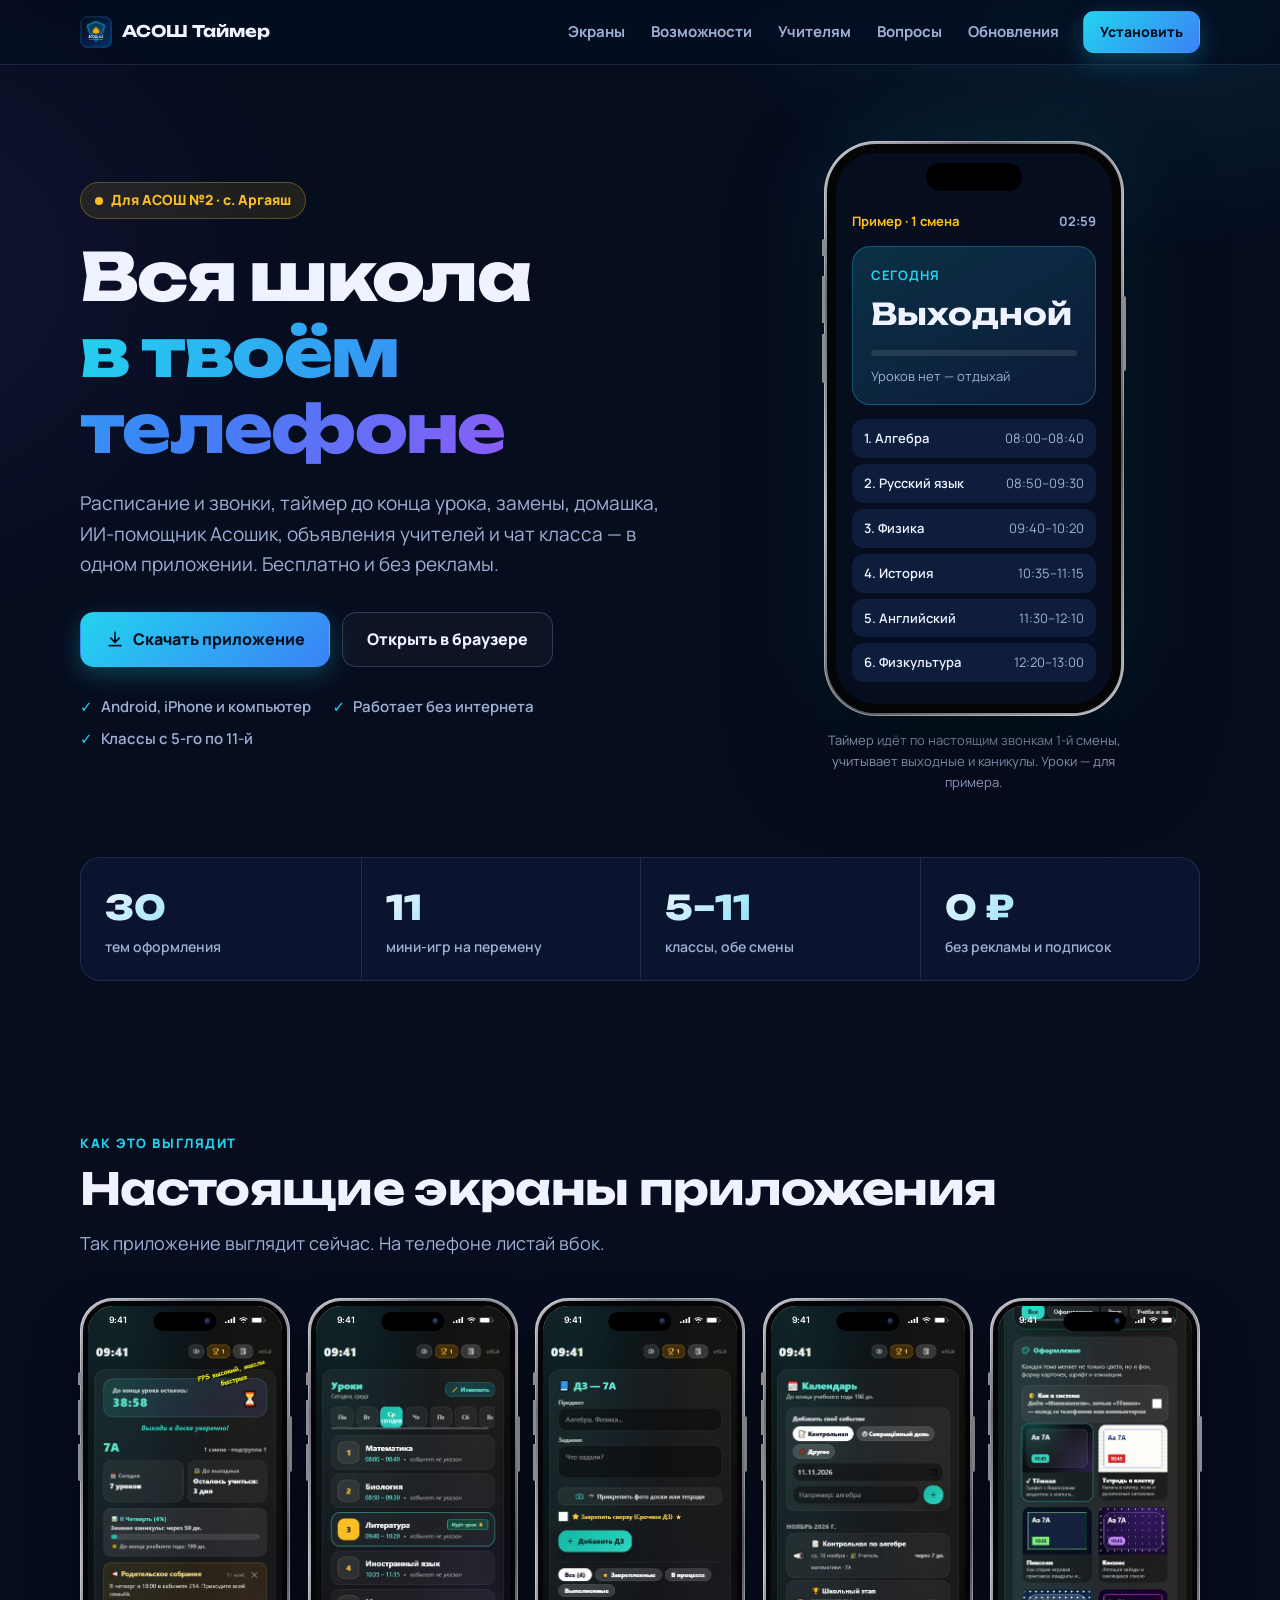
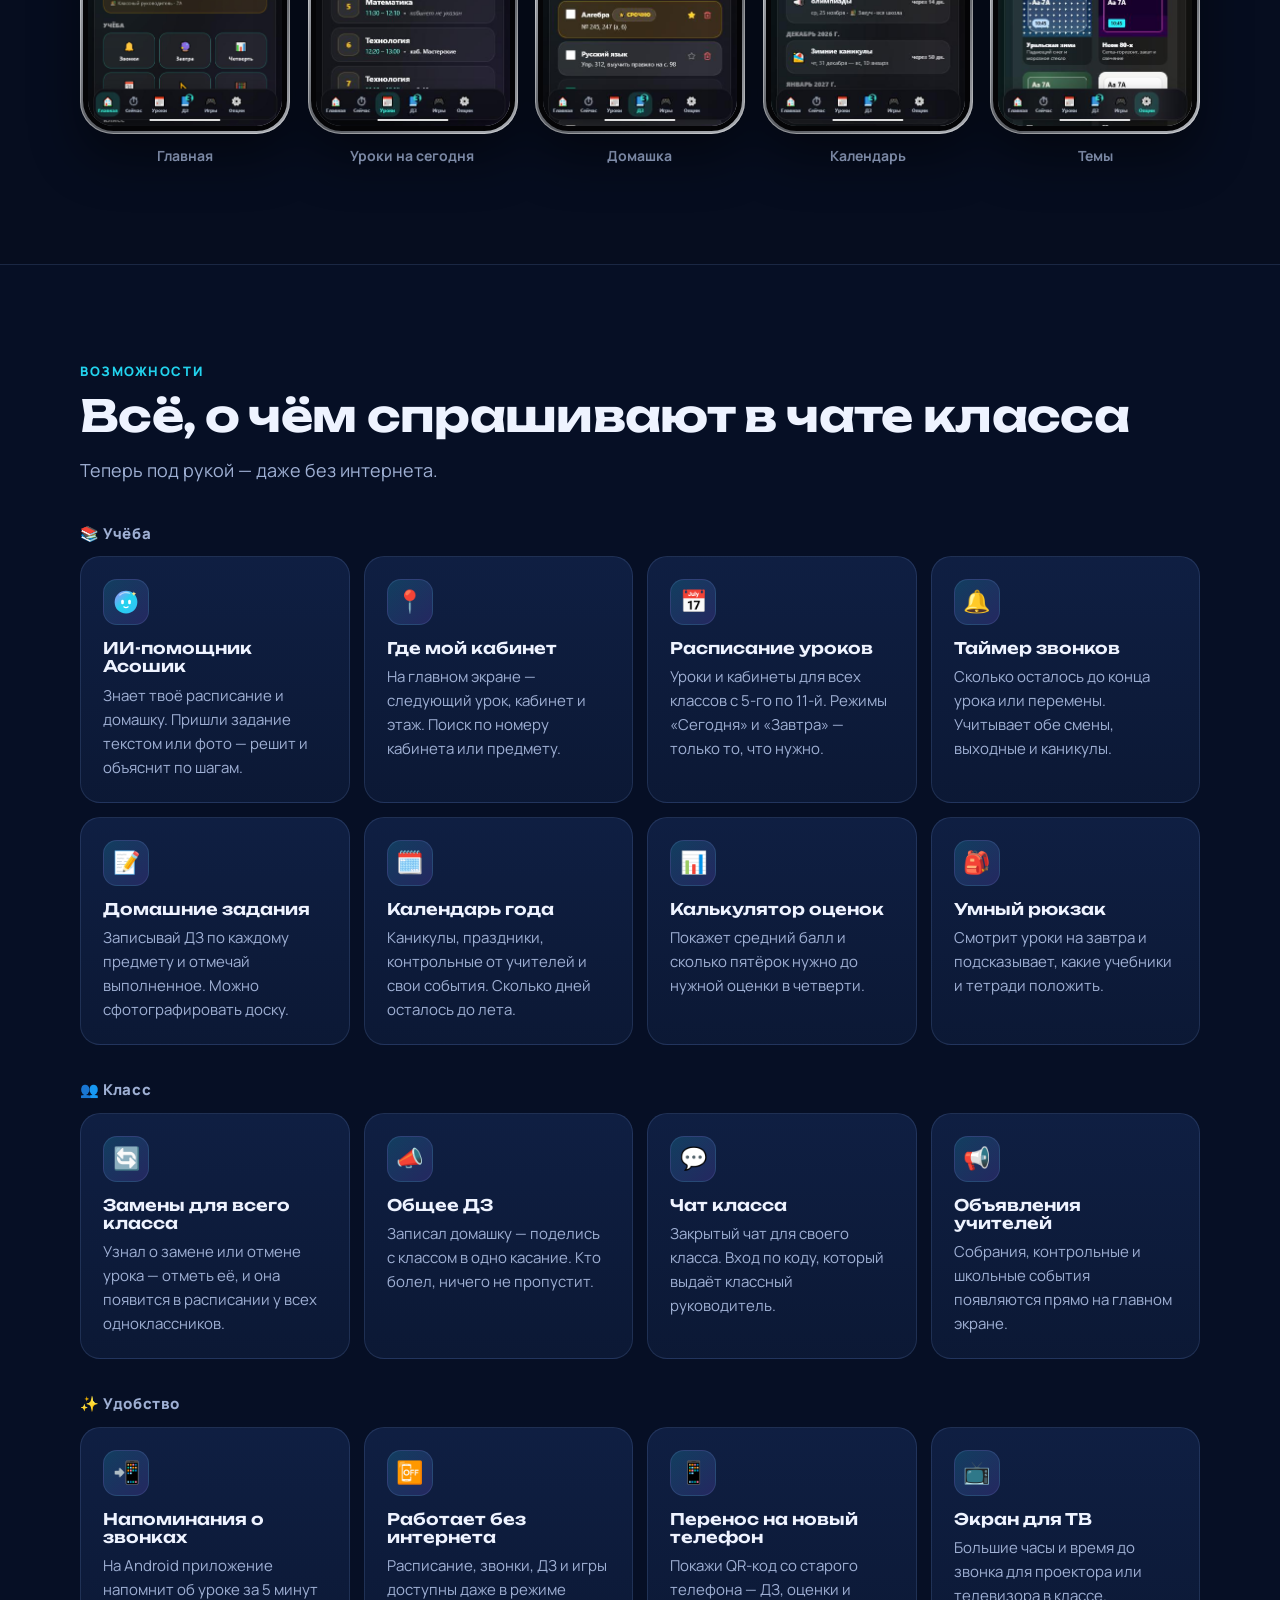
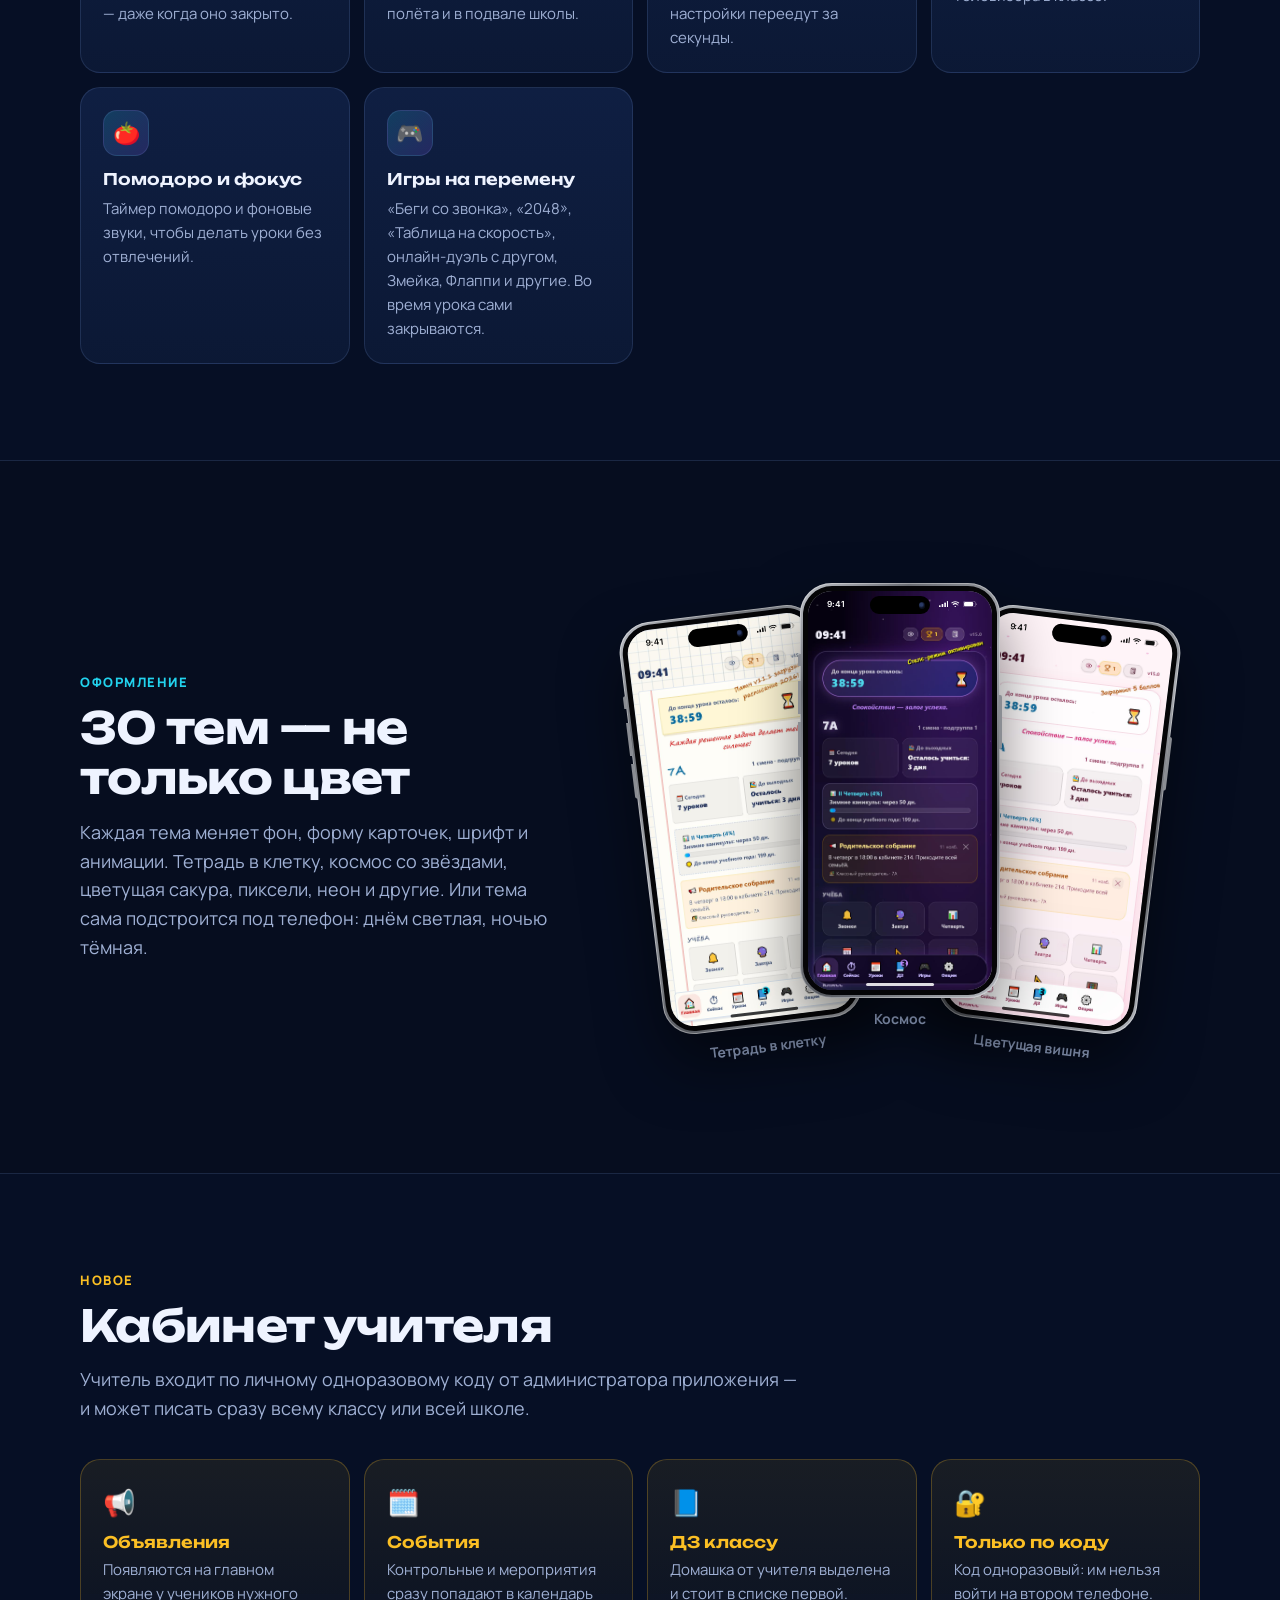
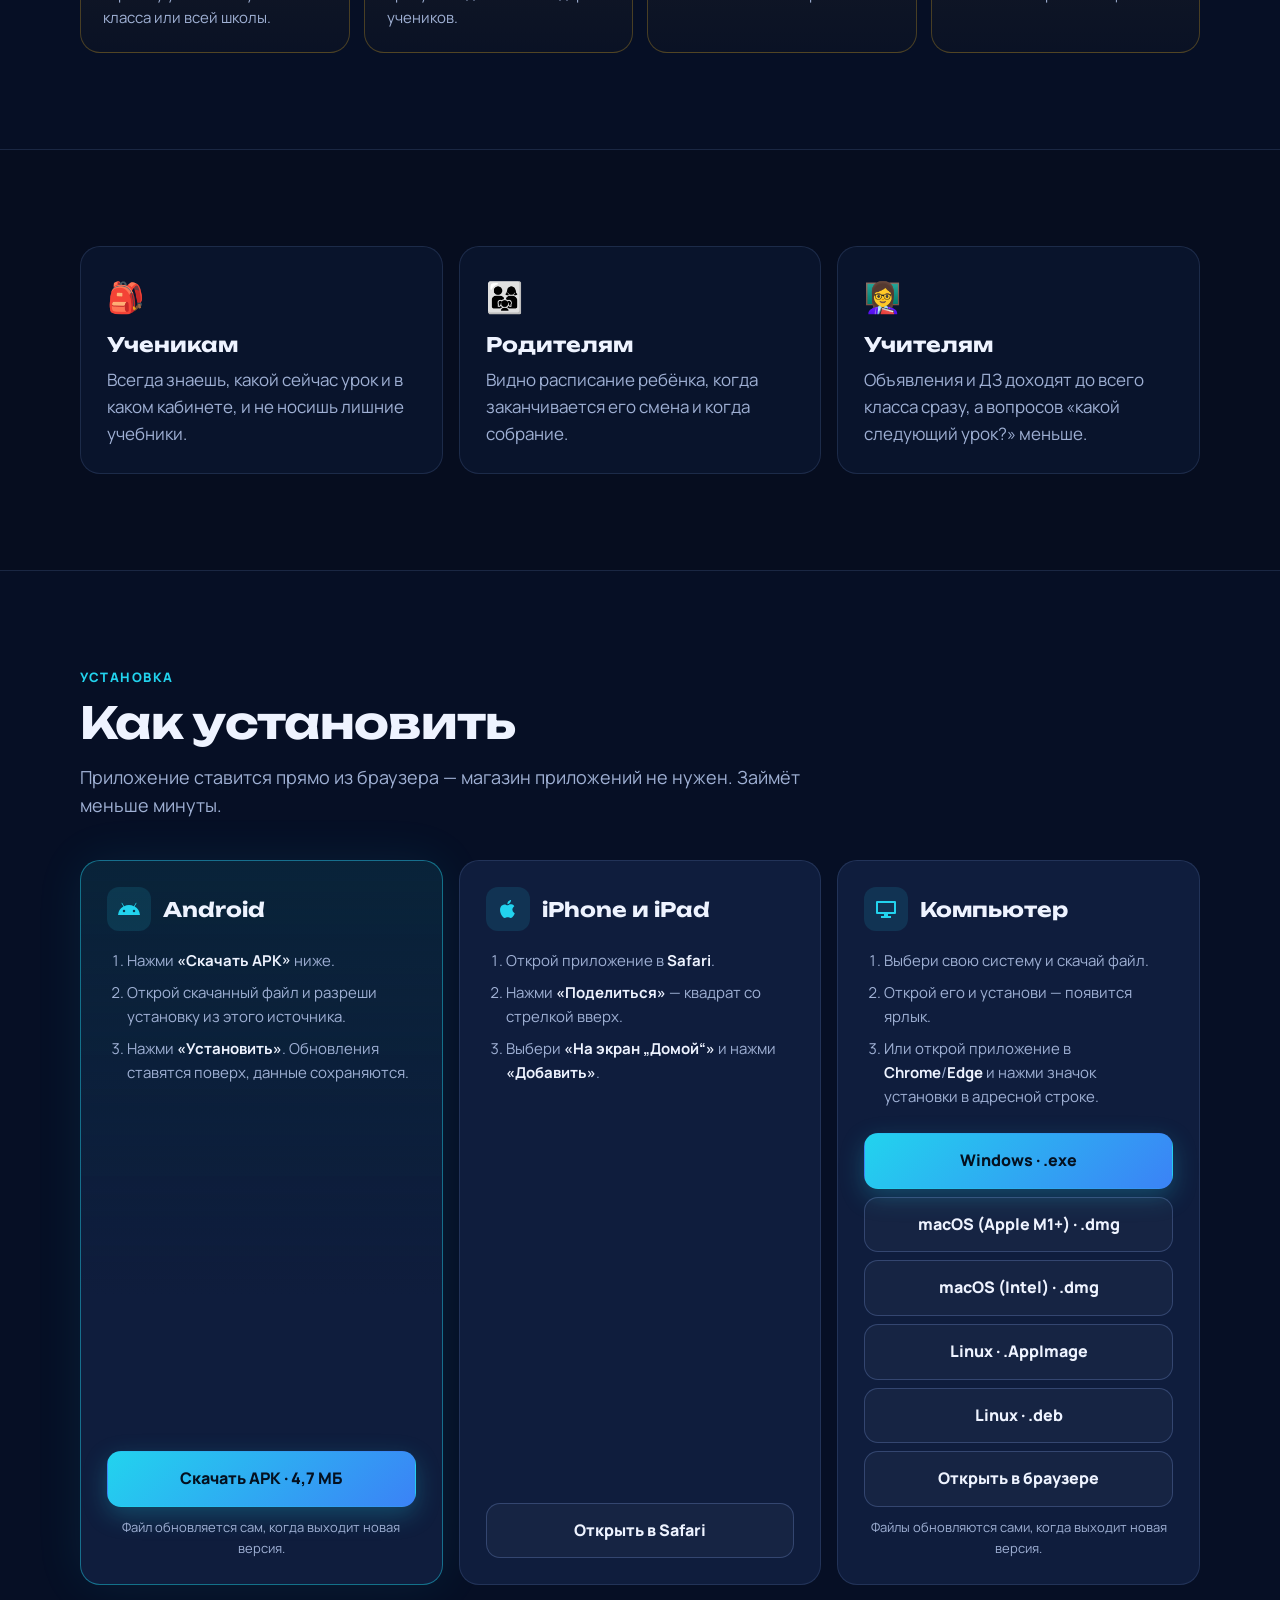
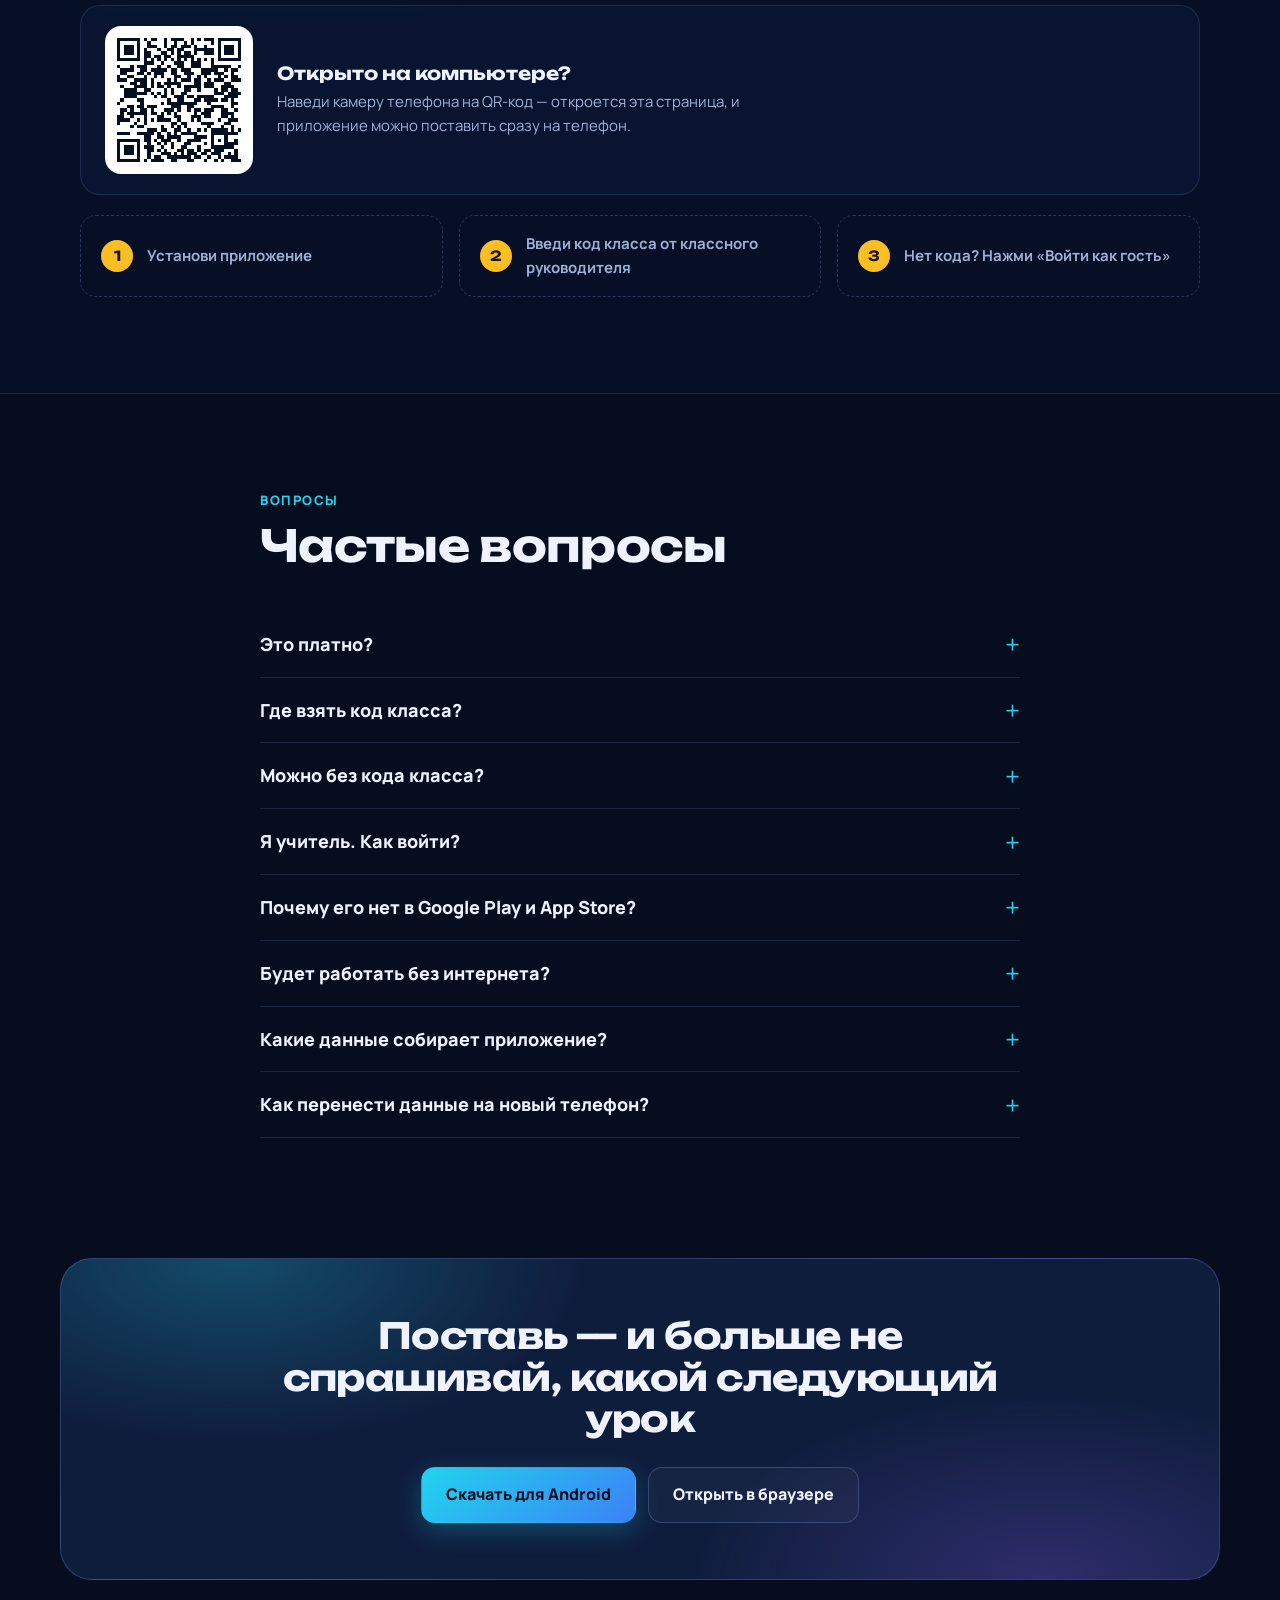
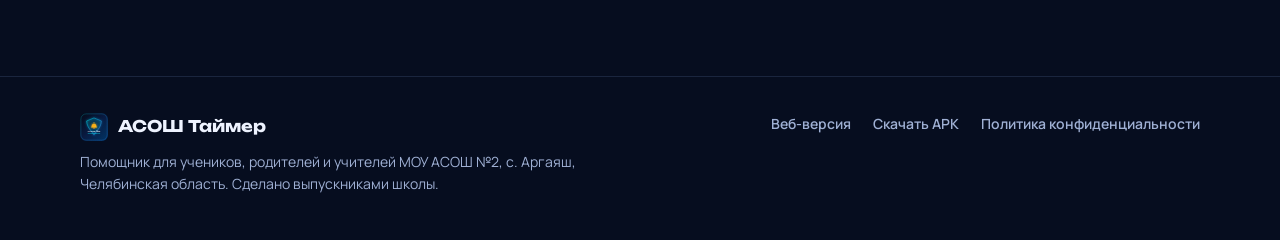
<file: index.html>
<!doctype html>
<html lang="ru">
<head>
  <meta charset="UTF-8" />
  <meta name="viewport" content="width=device-width, initial-scale=1.0" />
  <title>АСОШ Таймер — расписание и звонки АСОШ №2, с. Аргаяш</title>
  <meta name="description" content="АСОШ Таймер — бесплатное приложение для учеников и учителей МОУ АСОШ №2 (с. Аргаяш): расписание уроков и звонков, таймер до конца урока, замены, домашние задания, объявления учителей и чат класса. Android, iPhone и компьютер, работает без интернета." />
  <meta name="keywords" content="АСОШ Таймер, АСОШ №2, Аргаяшская СОШ 2, Аргаяш школа, расписание звонков, расписание уроков, школьный дневник" />
  <link rel="canonical" href="https://kafeevbogdan347-ui.github.io/asosh-timer-site/" />
  <!-- Подтверждение прав в Яндекс Вебмастере и Google Search Console: сюда вставить мета-теги из их кабинетов -->
  <meta property="og:title" content="АСОШ Таймер — расписание и звонки АСОШ №2" />
  <meta property="og:description" content="Расписание, звонки, замены, домашка, объявления учителей и чат класса — всё в одном бесплатном приложении для АСОШ №2, с. Аргаяш." />
  <meta property="og:type" content="website" />
  <meta property="og:url" content="https://kafeevbogdan347-ui.github.io/asosh-timer-site/" />
  <meta property="og:image" content="https://kafeevbogdan347-ui.github.io/asosh-timer-site/img/screen-main.jpg" />
  <meta property="og:site_name" content="АСОШ Таймер" />
  <meta property="og:locale" content="ru_RU" />
  <script type="application/ld+json">
  {
    "@context": "https://schema.org",
    "@type": "SoftwareApplication",
    "name": "АСОШ Таймер",
    "alternateName": ["АСОШ №2 Таймер", "Умный дневник АСОШ №2"],
    "description": "Расписание уроков и звонков, таймер до конца урока, замены, домашние задания, ИИ-помощник Асошик, объявления учителей и чат класса для МОУ АСОШ №2, с. Аргаяш.",
    "url": "https://kafeevbogdan347-ui.github.io/asosh-timer-site/",
    "applicationCategory": "EducationalApplication",
    "operatingSystem": "Android, iOS, Windows, macOS",
    "inLanguage": "ru",
    "offers": { "@type": "Offer", "price": "0", "priceCurrency": "RUB" },
    "downloadUrl": "https://github.com/kafeevbogdan347-ui/asosh-timer/releases/download/apk-latest/asosh-timer.apk",
    "installUrl": "https://kafeevbogdan347-ui.github.io/asosh-timer/"
  }
  </script>
  <script>document.documentElement.classList.add('js');</script>
  <meta name="theme-color" content="#060d1f" />
  <link rel="icon" type="image/svg+xml" href="icon.svg" />
  <link rel="preconnect" href="https://fonts.googleapis.com" />
  <link rel="preconnect" href="https://fonts.gstatic.com" crossorigin />
  <link href="https://fonts.googleapis.com/css2?family=Inter:wght@600&family=Manrope:wght@400;500;600;700;800&family=Unbounded:wght@600;700;800&display=swap" rel="stylesheet" />
  <link rel="stylesheet" href="style.css" />
</head>
<body>
  <div class="bg-glow" aria-hidden="true"></div>

  <header class="nav">
    <div class="wrap nav-inner">
      <a class="brand" href="#top">
        <img src="icon.svg" alt="" width="32" height="32" />
        <span>АСОШ Таймер</span>
      </a>
      <nav class="nav-links" aria-label="Разделы">
        <a href="#screens">Экраны</a>
        <a href="#features">Возможности</a>
        <a href="#teachers">Учителям</a>
        <a href="#faq">Вопросы</a>
        <a href="updates/">Обновления</a>
      </nav>
      <a class="btn btn-small" href="#download">Установить</a>
    </div>
  </header>

  <main id="top">
    <!-- Hero -->
    <section class="hero">
      <div class="wrap hero-inner">
        <div class="hero-text">
          <p class="eyebrow"><span class="dot"></span>Для АСОШ №2 · с. Аргаяш</p>
          <h1>Вся школа <span class="accent">в&nbsp;твоём телефоне</span></h1>
          <p class="lead">
            Расписание и звонки, таймер до конца урока, замены, домашка,
            ИИ-помощник Асошик, объявления учителей и чат класса — в одном приложении.
            Бесплатно и без рекламы.
          </p>
          <div class="hero-cta">
            <a class="btn" href="#download">
              <svg viewBox="0 0 24 24" width="20" height="20" aria-hidden="true"><path fill="currentColor" d="M12 3a1 1 0 0 1 1 1v9.59l3.3-3.3a1 1 0 1 1 1.4 1.42l-5 5a1 1 0 0 1-1.4 0l-5-5a1 1 0 1 1 1.4-1.42l3.3 3.3V4a1 1 0 0 1 1-1zM5 19h14a1 1 0 1 1 0 2H5a1 1 0 1 1 0-2z"/></svg>
              Скачать приложение
            </a>
            <a class="btn btn-ghost" data-link="app" href="#download">Открыть в браузере</a>
          </div>
          <ul class="hero-points">
            <li>Android, iPhone и компьютер</li>
            <li>Работает без интернета</li>
            <li>Классы с 5-го по 11-й</li>
          </ul>
        </div>

        <!-- Телефон с живым таймером звонков -->
        <figure class="demo">
          <div class="phone" aria-label="Пример экрана приложения">
            <div class="phone-notch"></div>
            <div class="screen">
              <div class="screen-top">
                <span class="screen-class">Пример · 1 смена</span>
                <span class="screen-clock" id="demo-clock">--:--</span>
              </div>
              <div class="timer-card">
                <p class="timer-label" id="demo-label">До звонка</p>
                <p class="timer-value" id="demo-timer">--:--</p>
                <div class="timer-bar"><div class="timer-fill" id="demo-fill"></div></div>
                <p class="timer-sub" id="demo-sub">Загружаю расписание…</p>
              </div>
              <ul class="lessons" id="demo-lessons"></ul>
            </div>
          </div>
          <figcaption>Таймер идёт по настоящим звонкам 1-й смены, учитывает выходные и каникулы. Уроки — для примера.</figcaption>
        </figure>
      </div>

      <div class="wrap">
        <ul class="stats">
          <li><b>30</b><span>тем оформления</span></li>
          <li><b>11</b><span>мини-игр на перемену</span></li>
          <li><b>5–11</b><span>классы, обе смены</span></li>
          <li><b>0 ₽</b><span>без рекламы и подписок</span></li>
        </ul>
      </div>
    </section>

    <!-- Screenshots -->
    <section class="section" id="screens">
      <div class="wrap">
        <div class="section-head reveal">
          <p class="kicker">Как это выглядит</p>
          <h2>Настоящие экраны приложения</h2>
          <p class="section-lead">Так приложение выглядит сейчас. На телефоне листай вбок.</p>
        </div>
        <div class="shots reveal">
          <figure><div class="iphone"><img src="img/screen-main.jpg" alt="Главный экран: сколько осталось до конца урока и объявление классного руководителя" width="393" height="852" loading="lazy" /></div><figcaption>Главная</figcaption></figure>
          <figure><div class="iphone"><img src="img/screen-lessons.jpg" alt="Уроки на сегодня: текущий урок подсвечен" width="393" height="852" loading="lazy" /></div><figcaption>Уроки на сегодня</figcaption></figure>
          <figure><div class="iphone"><img src="img/screen-homework.jpg" alt="Домашние задания: срочное закреплено сверху" width="393" height="852" loading="lazy" /></div><figcaption>Домашка</figcaption></figure>
          <figure><div class="iphone"><img src="img/screen-calendar.jpg" alt="Календарь: контрольные от учителей и каникулы" width="393" height="852" loading="lazy" /></div><figcaption>Календарь</figcaption></figure>
          <figure><div class="iphone"><img src="img/screen-themes.jpg" alt="Выбор темы оформления с живыми превью" width="393" height="852" loading="lazy" /></div><figcaption>Темы</figcaption></figure>
        </div>
      </div>
    </section>

    <!-- Features -->
    <section class="section section-alt" id="features">
      <div class="wrap">
        <div class="section-head reveal">
          <p class="kicker">Возможности</p>
          <h2>Всё, о чём спрашивают в чате класса</h2>
          <p class="section-lead">Теперь под рукой — даже без интернета.</p>
        </div>

        <h3 class="group-title reveal">📚 Учёба</h3>
        <div class="features reveal">
          <article class="feature">
            <div class="feature-icon"><svg width="28" height="28" viewBox="0 0 64 64" aria-hidden="true"><defs><linearGradient id="asoshik-site-g" x1="0" y1="0" x2="1" y2="1"><stop offset="0" stop-color="#a78bfa"/><stop offset="0.5" stop-color="#22d3ee"/><stop offset="1" stop-color="#38bdf8"/></linearGradient></defs><path d="M32 6 C46 6 58 16 58 32 C58 47 47 58 32 58 C17 58 6 48 6 32 C6 17 18 6 32 6Z" fill="url(#asoshik-site-g)"/><path d="M18 16 C24 10 34 9 40 12" stroke="#fff" stroke-opacity="0.5" stroke-width="3" fill="none" stroke-linecap="round"/><rect x="21" y="27" width="6" height="10" rx="3" fill="#fff"/><rect x="37" y="27" width="6" height="10" rx="3" fill="#fff"/><path d="M27 43 q5 4 10 0" stroke="#fff" stroke-width="2.6" fill="none" stroke-linecap="round"/><path d="M50 8 l1.6 3.6 3.6 1.6 -3.6 1.6 -1.6 3.6 -1.6 -3.6 -3.6 -1.6 3.6 -1.6Z" fill="#fde68a"/></svg></div>
            <h3>ИИ-помощник Асошик</h3>
            <p>Знает твоё расписание и домашку. Пришли задание текстом или фото — решит и объяснит по шагам.</p>
          </article>
          <article class="feature">
            <div class="feature-icon">📍</div>
            <h3>Где мой кабинет</h3>
            <p>На главном экране — следующий урок, кабинет и этаж. Поиск по номеру кабинета или предмету.</p>
          </article>
          <article class="feature">
            <div class="feature-icon">📅</div>
            <h3>Расписание уроков</h3>
            <p>Уроки и кабинеты для всех классов с 5-го по 11-й. Режимы «Сегодня» и «Завтра» — только то, что нужно.</p>
          </article>
          <article class="feature">
            <div class="feature-icon">🔔</div>
            <h3>Таймер звонков</h3>
            <p>Сколько осталось до конца урока или перемены. Учитывает обе смены, выходные и каникулы.</p>
          </article>
          <article class="feature">
            <div class="feature-icon">📝</div>
            <h3>Домашние задания</h3>
            <p>Записывай ДЗ по каждому предмету и отмечай выполненное. Можно сфотографировать доску.</p>
          </article>
          <article class="feature">
            <div class="feature-icon">🗓️</div>
            <h3>Календарь года</h3>
            <p>Каникулы, праздники, контрольные от учителей и свои события. Сколько дней осталось до лета.</p>
          </article>
          <article class="feature">
            <div class="feature-icon">📊</div>
            <h3>Калькулятор оценок</h3>
            <p>Покажет средний балл и сколько пятёрок нужно до нужной оценки в четверти.</p>
          </article>
          <article class="feature">
            <div class="feature-icon">🎒</div>
            <h3>Умный рюкзак</h3>
            <p>Смотрит уроки на завтра и подсказывает, какие учебники и тетради положить.</p>
          </article>
        </div>

        <h3 class="group-title reveal">👥 Класс</h3>
        <div class="features reveal">
          <article class="feature">
            <div class="feature-icon">🔄</div>
            <h3>Замены для всего класса</h3>
            <p>Узнал о замене или отмене урока — отметь её, и она появится в расписании у всех одноклассников.</p>
          </article>
          <article class="feature">
            <div class="feature-icon">📣</div>
            <h3>Общее ДЗ</h3>
            <p>Записал домашку — поделись с классом в одно касание. Кто болел, ничего не пропустит.</p>
          </article>
          <article class="feature">
            <div class="feature-icon">💬</div>
            <h3>Чат класса</h3>
            <p>Закрытый чат для своего класса. Вход по коду, который выдаёт классный руководитель.</p>
          </article>
          <article class="feature">
            <div class="feature-icon">📢</div>
            <h3>Объявления учителей</h3>
            <p>Собрания, контрольные и школьные события появляются прямо на главном экране.</p>
          </article>
        </div>

        <h3 class="group-title reveal">✨ Удобство</h3>
        <div class="features reveal">
          <article class="feature">
            <div class="feature-icon">📲</div>
            <h3>Напоминания о звонках</h3>
            <p>На Android приложение напомнит об уроке за 5 минут — даже когда оно закрыто.</p>
          </article>
          <article class="feature">
            <div class="feature-icon">📴</div>
            <h3>Работает без интернета</h3>
            <p>Расписание, звонки, ДЗ и игры доступны даже в режиме полёта и в подвале школы.</p>
          </article>
          <article class="feature">
            <div class="feature-icon">📱</div>
            <h3>Перенос на новый телефон</h3>
            <p>Покажи QR-код со старого телефона — ДЗ, оценки и настройки переедут за секунды.</p>
          </article>
          <article class="feature">
            <div class="feature-icon">📺</div>
            <h3>Экран для ТВ</h3>
            <p>Большие часы и время до звонка для проектора или телевизора в классе.</p>
          </article>
          <article class="feature">
            <div class="feature-icon">🍅</div>
            <h3>Помодоро и фокус</h3>
            <p>Таймер помодоро и фоновые звуки, чтобы делать уроки без отвлечений.</p>
          </article>
          <article class="feature">
            <div class="feature-icon">🎮</div>
            <h3>Игры на перемену</h3>
            <p>«Беги со звонка», «2048», «Таблица на скорость», онлайн-дуэль с другом, Змейка, Флаппи и другие. Во время урока сами закрываются.</p>
          </article>
        </div>
      </div>
    </section>

    <!-- Themes -->
    <section class="section themes-section">
      <div class="wrap themes-inner">
        <div class="themes-text reveal">
          <p class="kicker">Оформление</p>
          <h2>30 тем — не только цвет</h2>
          <p class="section-lead">Каждая тема меняет фон, форму карточек, шрифт и анимации. Тетрадь в клетку, космос со звёздами, цветущая сакура, пиксели, неон и другие. Или тема сама подстроится под телефон: днём светлая, ночью тёмная.</p>
        </div>
        <div class="theme-phones reveal" aria-label="Примеры тем">
          <figure class="tp tp-left"><div class="iphone is-light"><img src="img/theme-notebook.jpg" alt="Тема «Тетрадь в клетку»" width="393" height="852" loading="lazy" /></div><figcaption>Тетрадь в клетку</figcaption></figure>
          <figure class="tp tp-mid"><div class="iphone"><img src="img/theme-space.jpg" alt="Тема «Космос»" width="393" height="852" loading="lazy" /></div><figcaption>Космос</figcaption></figure>
          <figure class="tp tp-right"><div class="iphone is-light"><img src="img/theme-blossom.jpg" alt="Тема «Цветущая вишня»" width="393" height="852" loading="lazy" /></div><figcaption>Цветущая вишня</figcaption></figure>
        </div>
      </div>
    </section>

    <!-- Teachers -->
    <section class="section section-alt" id="teachers">
      <div class="wrap teachers">
        <div class="reveal">
          <p class="kicker kicker-amber">Новое</p>
          <h2>Кабинет учителя</h2>
          <p class="section-lead">Учитель входит по личному одноразовому коду от администратора приложения — и может писать сразу всему классу или всей школе.</p>
        </div>
        <div class="teacher-grid reveal">
          <div class="tcard"><span>📢</span><h3>Объявления</h3><p>Появляются на главном экране у учеников нужного класса или всей школы.</p></div>
          <div class="tcard"><span>🗓️</span><h3>События</h3><p>Контрольные и мероприятия сразу попадают в календарь учеников.</p></div>
          <div class="tcard"><span>📘</span><h3>ДЗ классу</h3><p>Домашка от учителя выделена и стоит в списке первой.</p></div>
          <div class="tcard"><span>🔐</span><h3>Только по коду</h3><p>Код одноразовый: им нельзя войти на втором телефоне.</p></div>
        </div>
      </div>
    </section>

    <!-- Audience -->
    <section class="section">
      <div class="wrap audience reveal">
        <div class="aud">
          <span class="aud-icon">🎒</span>
          <h3>Ученикам</h3>
          <p>Всегда знаешь, какой сейчас урок и в каком кабинете, и не носишь лишние учебники.</p>
        </div>
        <div class="aud">
          <span class="aud-icon">👨‍👩‍👧</span>
          <h3>Родителям</h3>
          <p>Видно расписание ребёнка, когда заканчивается его смена и когда собрание.</p>
        </div>
        <div class="aud">
          <span class="aud-icon">👩‍🏫</span>
          <h3>Учителям</h3>
          <p>Объявления и ДЗ доходят до всего класса сразу, а вопросов «какой следующий урок?» меньше.</p>
        </div>
      </div>
    </section>

    <!-- Download -->
    <section class="section section-alt" id="download">
      <div class="wrap">
        <div class="section-head reveal">
          <p class="kicker">Установка</p>
          <h2>Как установить</h2>
          <p class="section-lead">Приложение ставится прямо из браузера — магазин приложений не нужен. Займёт меньше минуты.</p>
        </div>

        <div class="install reveal">
          <article class="platform platform-main">
            <div class="platform-head">
              <span class="platform-icon" aria-hidden="true">
                <svg viewBox="0 0 24 24" width="24" height="24"><path fill="currentColor" d="M17.6 9.48l1.84-3.18a.38.38 0 0 0-.66-.38l-1.86 3.22a11.5 11.5 0 0 0-9.84 0L5.22 5.92a.38.38 0 0 0-.66.38L6.4 9.48A10.8 10.8 0 0 0 1 18h22a10.8 10.8 0 0 0-5.4-8.52zM7 15.25a1.25 1.25 0 1 1 0-2.5 1.25 1.25 0 0 1 0 2.5zm10 0a1.25 1.25 0 1 1 0-2.5 1.25 1.25 0 0 1 0 2.5z"/></svg>
              </span>
              <h3>Android</h3>
            </div>
            <ol>
              <li>Нажми <b>«Скачать APK»</b> ниже.</li>
              <li>Открой скачанный файл и разреши установку из этого источника.</li>
              <li>Нажми <b>«Установить»</b>. Обновления ставятся поверх, данные сохраняются.</li>
            </ol>
            <a class="btn btn-block" data-link="apk" data-size data-soon="APK — скоро" href="#">Скачать APK · 4,7 МБ</a>
            <p class="dl-meta" id="apk-meta">Файл обновляется сам, когда выходит новая версия.</p>
          </article>

          <article class="platform">
            <div class="platform-head">
              <span class="platform-icon" aria-hidden="true">
                <svg viewBox="0 0 24 24" width="24" height="24"><path fill="currentColor" d="M16.37 12.6c-.02-2.3 1.88-3.4 1.96-3.46-1.07-1.56-2.73-1.77-3.32-1.8-1.41-.14-2.76.83-3.47.83-.72 0-1.82-.81-3-.79-1.54.02-2.96.9-3.75 2.27-1.6 2.78-.41 6.9 1.15 9.15.76 1.1 1.67 2.34 2.86 2.3 1.15-.05 1.58-.74 2.97-.74 1.38 0 1.77.74 2.98.72 1.24-.02 2.02-1.12 2.77-2.23.87-1.28 1.23-2.52 1.25-2.58-.03-.01-2.39-.92-2.4-3.67zM14.1 5.84c.63-.77 1.06-1.83.94-2.9-.91.04-2.02.61-2.67 1.37-.58.68-1.1 1.77-.96 2.81 1.02.08 2.06-.52 2.69-1.28z"/></svg>
              </span>
              <h3>iPhone и iPad</h3>
            </div>
            <ol>
              <li>Открой приложение в <b>Safari</b>.</li>
              <li>Нажми <b>«Поделиться»</b> — квадрат со стрелкой вверх.</li>
              <li>Выбери <b>«На экран „Домой“»</b> и нажми <b>«Добавить»</b>.</li>
            </ol>
            <a class="btn btn-block btn-ghost" data-link="app" data-soon="Ссылка скоро" href="#">Открыть в Safari</a>
          </article>

          <article class="platform">
            <div class="platform-head">
              <span class="platform-icon" aria-hidden="true">
                <svg viewBox="0 0 24 24" width="24" height="24"><path fill="currentColor" d="M3 4h18a1 1 0 0 1 1 1v11a1 1 0 0 1-1 1h-7v2h3v2H7v-2h3v-2H3a1 1 0 0 1-1-1V5a1 1 0 0 1 1-1zm1 2v9h16V6H4z"/></svg>
              </span>
              <h3>Компьютер</h3>
            </div>
            <ol>
              <li>Выбери свою систему и скачай файл.</li>
              <li>Открой его и установи — появится ярлык.</li>
              <li>Или открой приложение в <b>Chrome</b>/<b>Edge</b> и нажми значок установки в адресной строке.</li>
            </ol>
            <div class="desktop-dl">
              <a class="btn btn-block" data-link="win" data-soon="Windows — скоро" href="#">Windows · .exe</a>
              <a class="btn btn-block btn-ghost" data-link="mac" data-soon="macOS — скоро" href="#">macOS (Apple M1+) · .dmg</a>
              <a class="btn btn-block btn-ghost" data-link="macIntel" data-soon="macOS Intel — скоро" href="#">macOS (Intel) · .dmg</a>
              <a class="btn btn-block btn-ghost" data-link="linux" data-soon="Linux — скоро" href="#">Linux · .AppImage</a>
              <a class="btn btn-block btn-ghost" data-link="linuxDeb" data-soon="Linux deb — скоро" href="#">Linux · .deb</a>
              <a class="btn btn-block btn-ghost" data-link="app" data-soon="Ссылка скоро" href="#">Открыть в браузере</a>
            </div>
            <p class="dl-meta" id="desktop-meta">Файлы обновляются сами, когда выходит новая версия.</p>
          </article>
        </div>

        <div class="qr-row reveal">
          <div class="qr-card">
            <img src="img/qr-download.svg" alt="QR-код со ссылкой на этот сайт" width="148" height="148" />
          </div>
          <div class="qr-text">
            <h3>Открыто на компьютере?</h3>
            <p>Наведи камеру телефона на QR-код — откроется эта страница, и приложение можно поставить сразу на телефон.</p>
          </div>
        </div>

        <div class="steps reveal">
          <div class="step"><span>1</span>Установи приложение</div>
          <div class="step"><span>2</span>Введи код класса от классного руководителя</div>
          <div class="step"><span>3</span>Нет кода? Нажми «Войти как гость»</div>
        </div>
      </div>
    </section>

    <!-- FAQ -->
    <section class="section" id="faq">
      <div class="wrap faq">
        <div class="section-head reveal">
          <p class="kicker">Вопросы</p>
          <h2>Частые вопросы</h2>
        </div>
        <details>
          <summary>Это платно?</summary>
          <p>Нет, приложение полностью бесплатное и без рекламы.</p>
        </details>
        <details>
          <summary>Где взять код класса?</summary>
          <p>У своего классного руководителя. Код нужен, чтобы в чат класса попадали только свои.</p>
        </details>
        <details>
          <summary>Можно без кода класса?</summary>
          <p>Да, нажми «Войти как гость»: доступно всё, кроме чата класса и отправки замен и ДЗ всему классу.</p>
        </details>
        <details>
          <summary>Я учитель. Как войти?</summary>
          <p>На экране выбора класса нажмите «Я учитель» и введите код учителя — его выдаёт администратор приложения. Код одноразовый: после входа им нельзя войти на другом телефоне.</p>
        </details>
        <details>
          <summary>Почему его нет в Google Play и App Store?</summary>
          <p>На Android приложение ставится файлом APK с этого сайта, на iPhone и компьютере — прямо из браузера. APK весит около 5 МБ.</p>
        </details>
        <details>
          <summary>Будет работать без интернета?</summary>
          <p>Да. Расписание, таймер звонков, ДЗ, календарь и игры работают без сети. Чат, замены и объявления показывают последнее сохранённое и обновятся, когда появится интернет. Асошику интернет нужен.</p>
        </details>
        <details>
          <summary>Какие данные собирает приложение?</summary>
          <p>Оценки, имя и ДЗ хранятся только на твоём телефоне. В интернет уходят сообщения чата, то, чем ты делишься с классом, вопросы и фото заданий Асошику (в Google Gemini, без имени) и анонимная статистика устройств. Рекламы и слежки нет. Подробнее — в <a href="privacy.html">политике конфиденциальности</a>.</p>
        </details>
        <details>
          <summary>Как перенести данные на новый телефон?</summary>
          <p>В настройках на старом телефоне нажми «Показать QR-код» и отсканируй его новым телефоном.</p>
        </details>
      </div>
    </section>

    <!-- CTA -->
    <section class="cta-band">
      <div class="wrap cta-inner reveal">
        <h2>Поставь — и больше не спрашивай, какой следующий урок</h2>
        <div class="hero-cta">
          <a class="btn" data-link="apk" data-soon="APK — скоро" href="#download">Скачать для Android</a>
          <a class="btn btn-ghost" data-link="app" href="#download">Открыть в браузере</a>
        </div>
      </div>
    </section>
  </main>

  <footer class="footer">
    <div class="wrap footer-inner">
      <div class="footer-brand">
        <div class="brand">
          <img src="icon.svg" alt="" width="28" height="28" />
          <span>АСОШ Таймер</span>
        </div>
        <p>Помощник для учеников, родителей и учителей МОУ АСОШ №2, с. Аргаяш, Челябинская область. Сделано выпускниками школы.</p>
      </div>
      <nav class="footer-links" aria-label="Ссылки">
        <a data-link="app" href="#download">Веб-версия</a>
        <a data-link="apk" href="#download">Скачать APK</a>
        <a href="privacy.html">Политика конфиденциальности</a>
      </nav>
    </div>
  </footer>

  <script>
    // Ссылки на приложение. Пока поле пустое, кнопка показывает «скоро».
    // app — адрес веб-версии приложения, apk — прямая ссылка на .apk файл.
    window.LINKS = {
      app: 'https://kafeevbogdan347-ui.github.io/asosh-timer/',
      apk: 'https://github.com/kafeevbogdan347-ui/asosh-timer/releases/download/apk-latest/asosh-timer.apk',
      // Компьютер: файлы собирает репозиторий приложения (.github/workflows/desktop.yml)
      win: 'https://github.com/kafeevbogdan347-ui/asosh-timer/releases/download/desktop-latest/asosh-timer-win-x64.exe',
      mac: 'https://github.com/kafeevbogdan347-ui/asosh-timer/releases/download/desktop-latest/asosh-timer-mac-arm64.dmg',
      macIntel: 'https://github.com/kafeevbogdan347-ui/asosh-timer/releases/download/desktop-latest/asosh-timer-mac-x64.dmg',
      linux: 'https://github.com/kafeevbogdan347-ui/asosh-timer/releases/download/desktop-latest/asosh-timer-linux-x86_64.AppImage',
      linuxDeb: 'https://github.com/kafeevbogdan347-ui/asosh-timer/releases/download/desktop-latest/asosh-timer-linux-amd64.deb',
    };
  </script>
  <script src="main.js"></script>
</body>
</html>
</file>
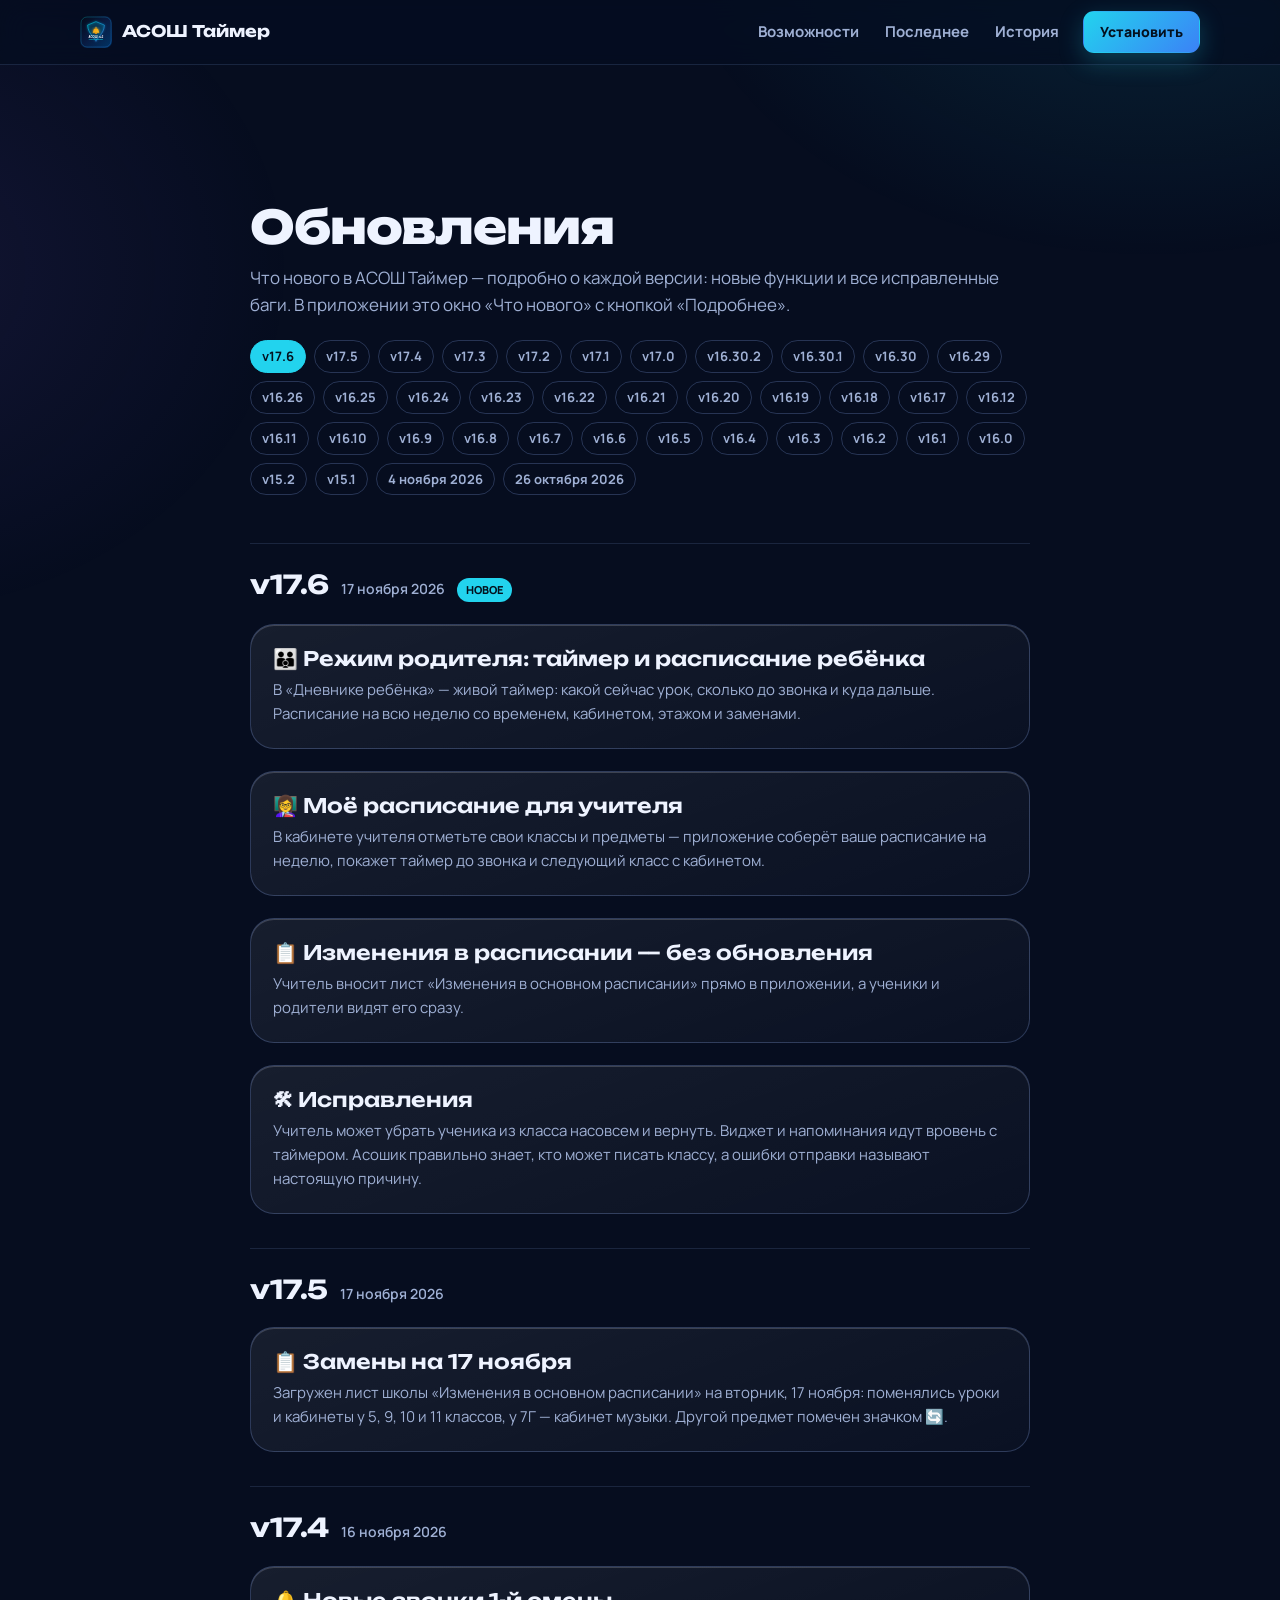
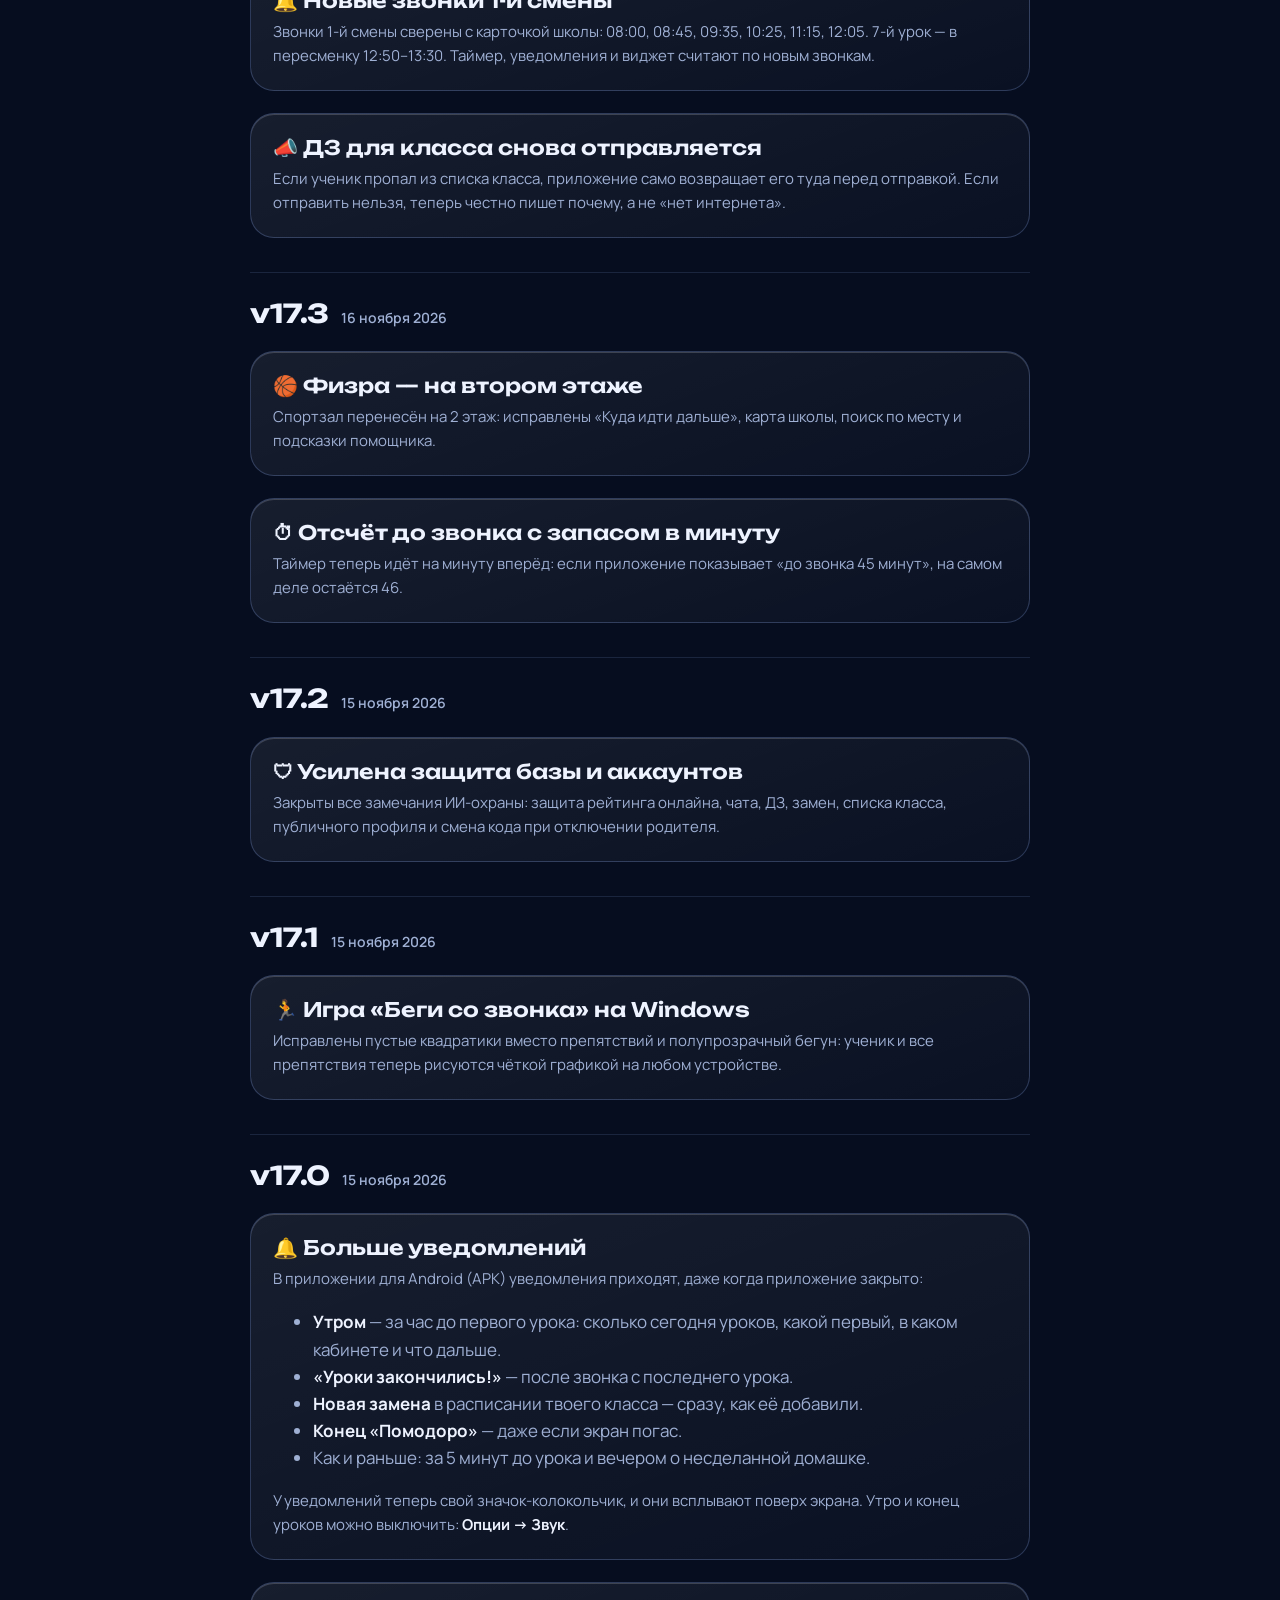
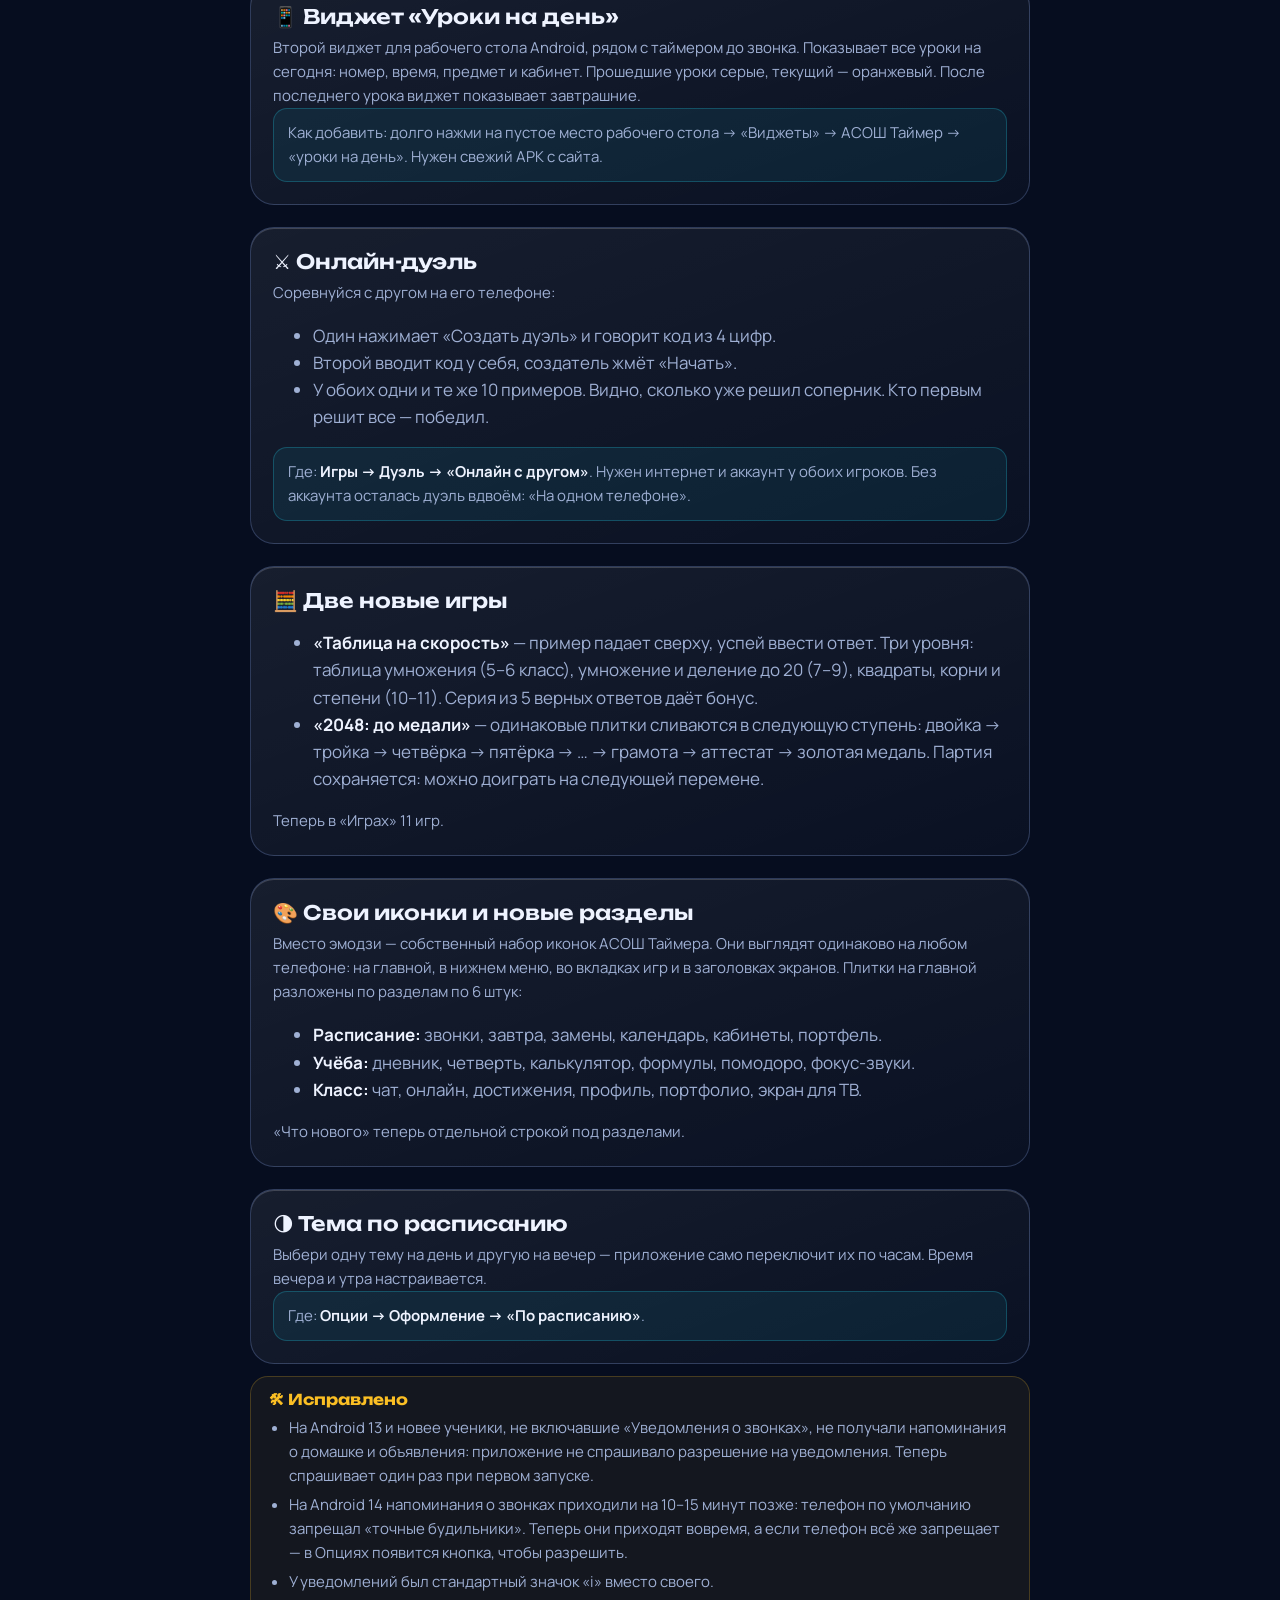
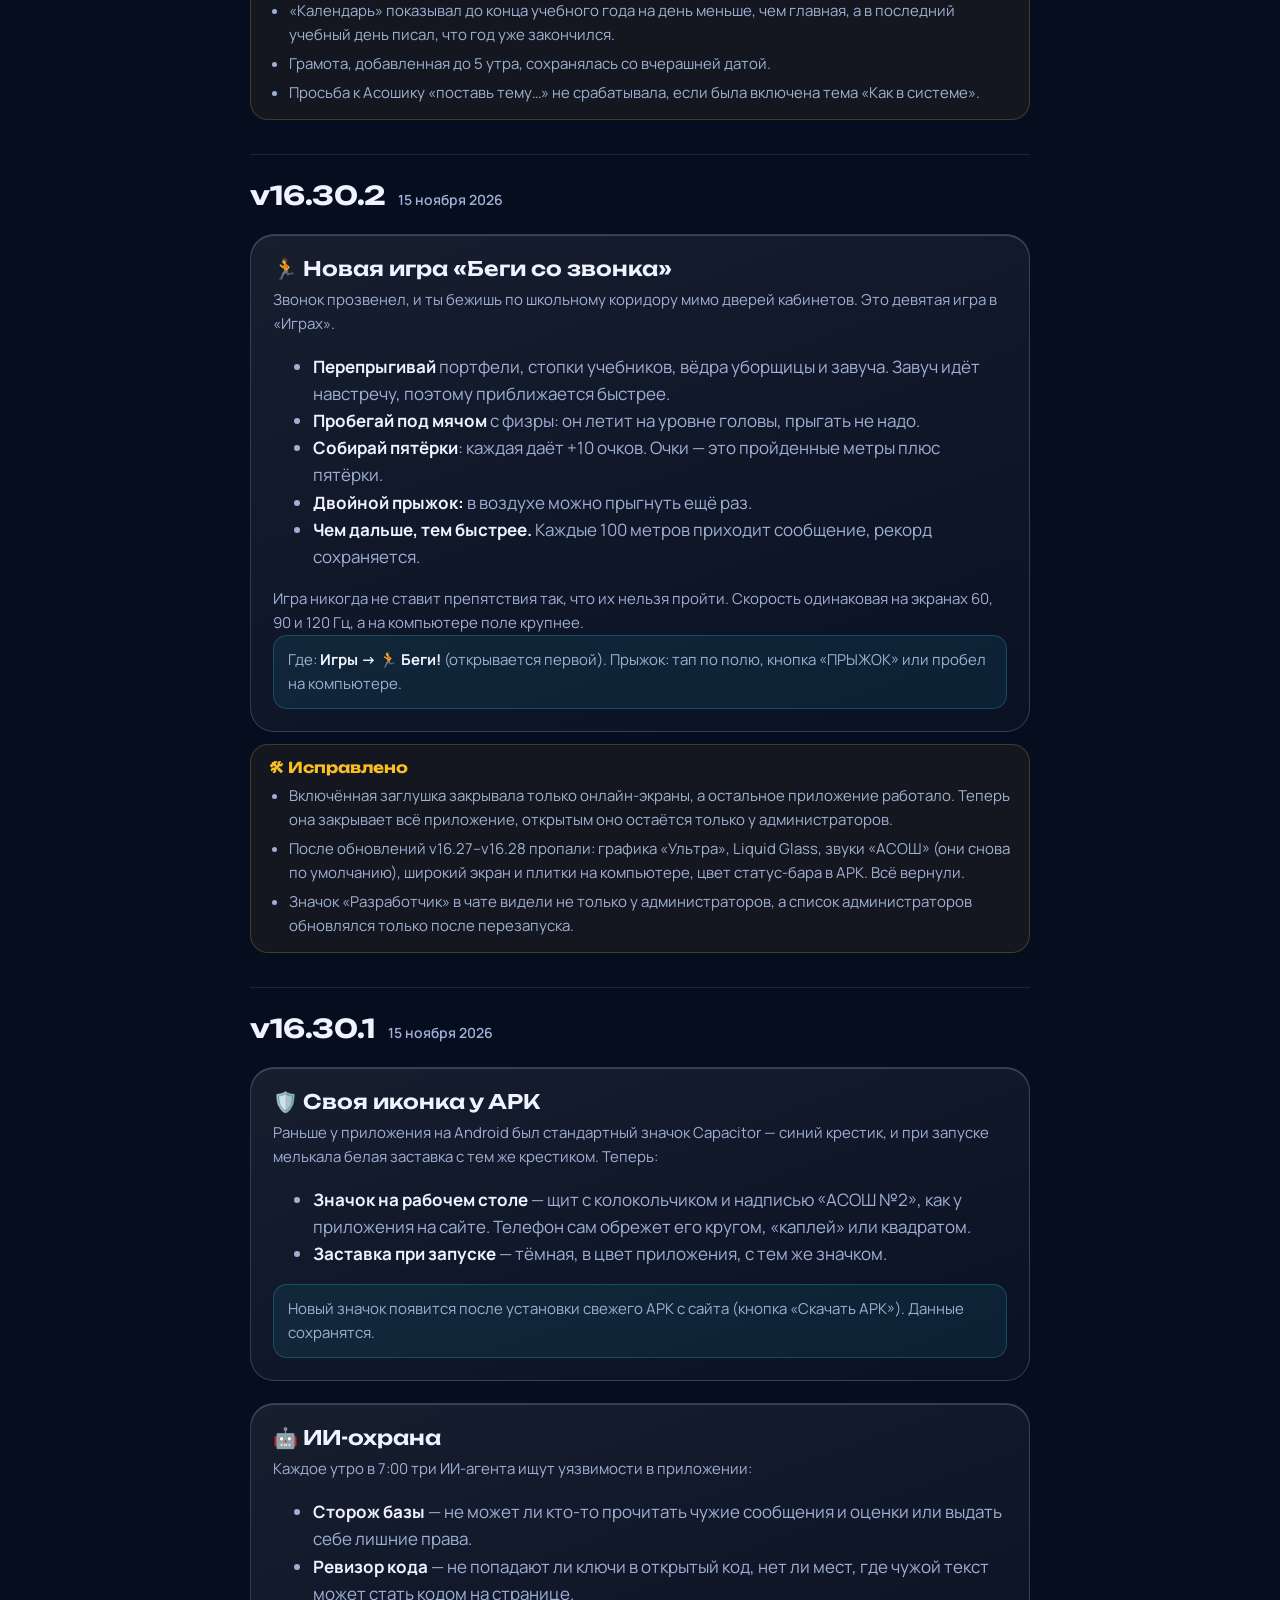
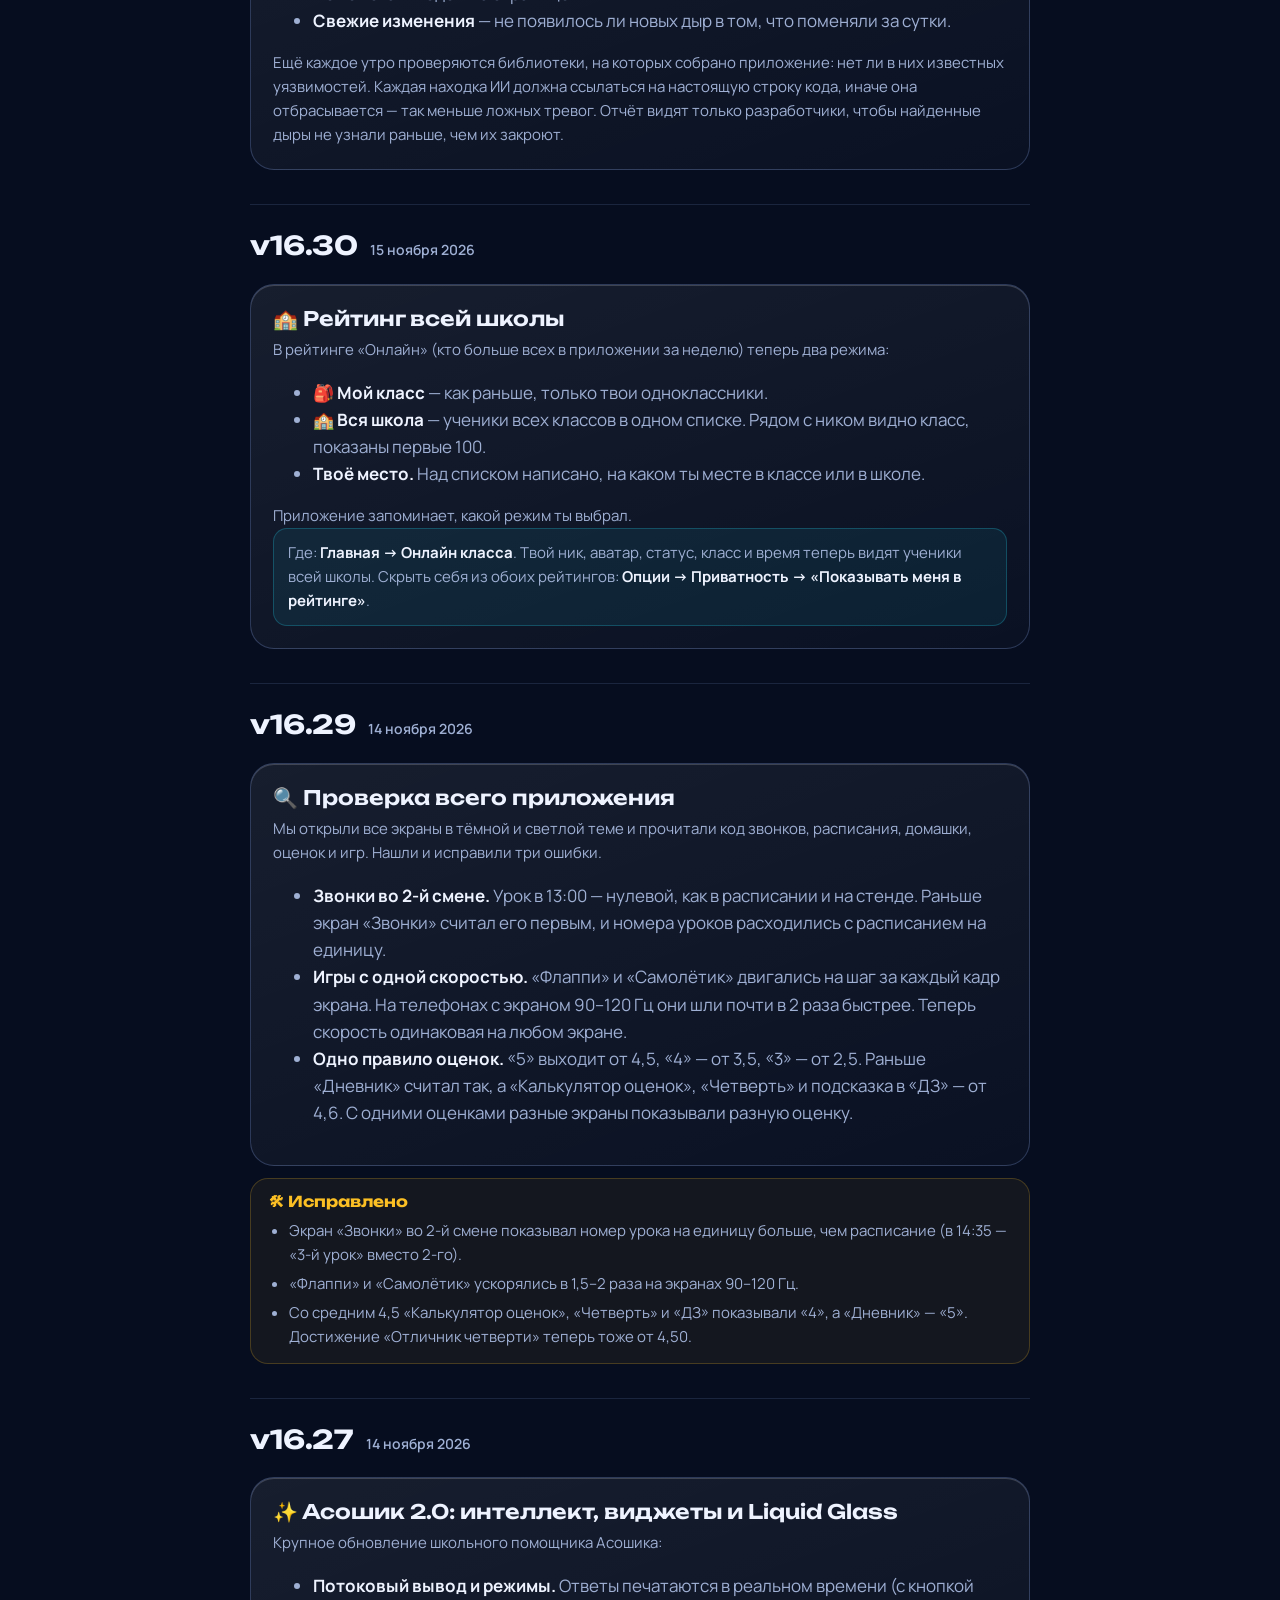
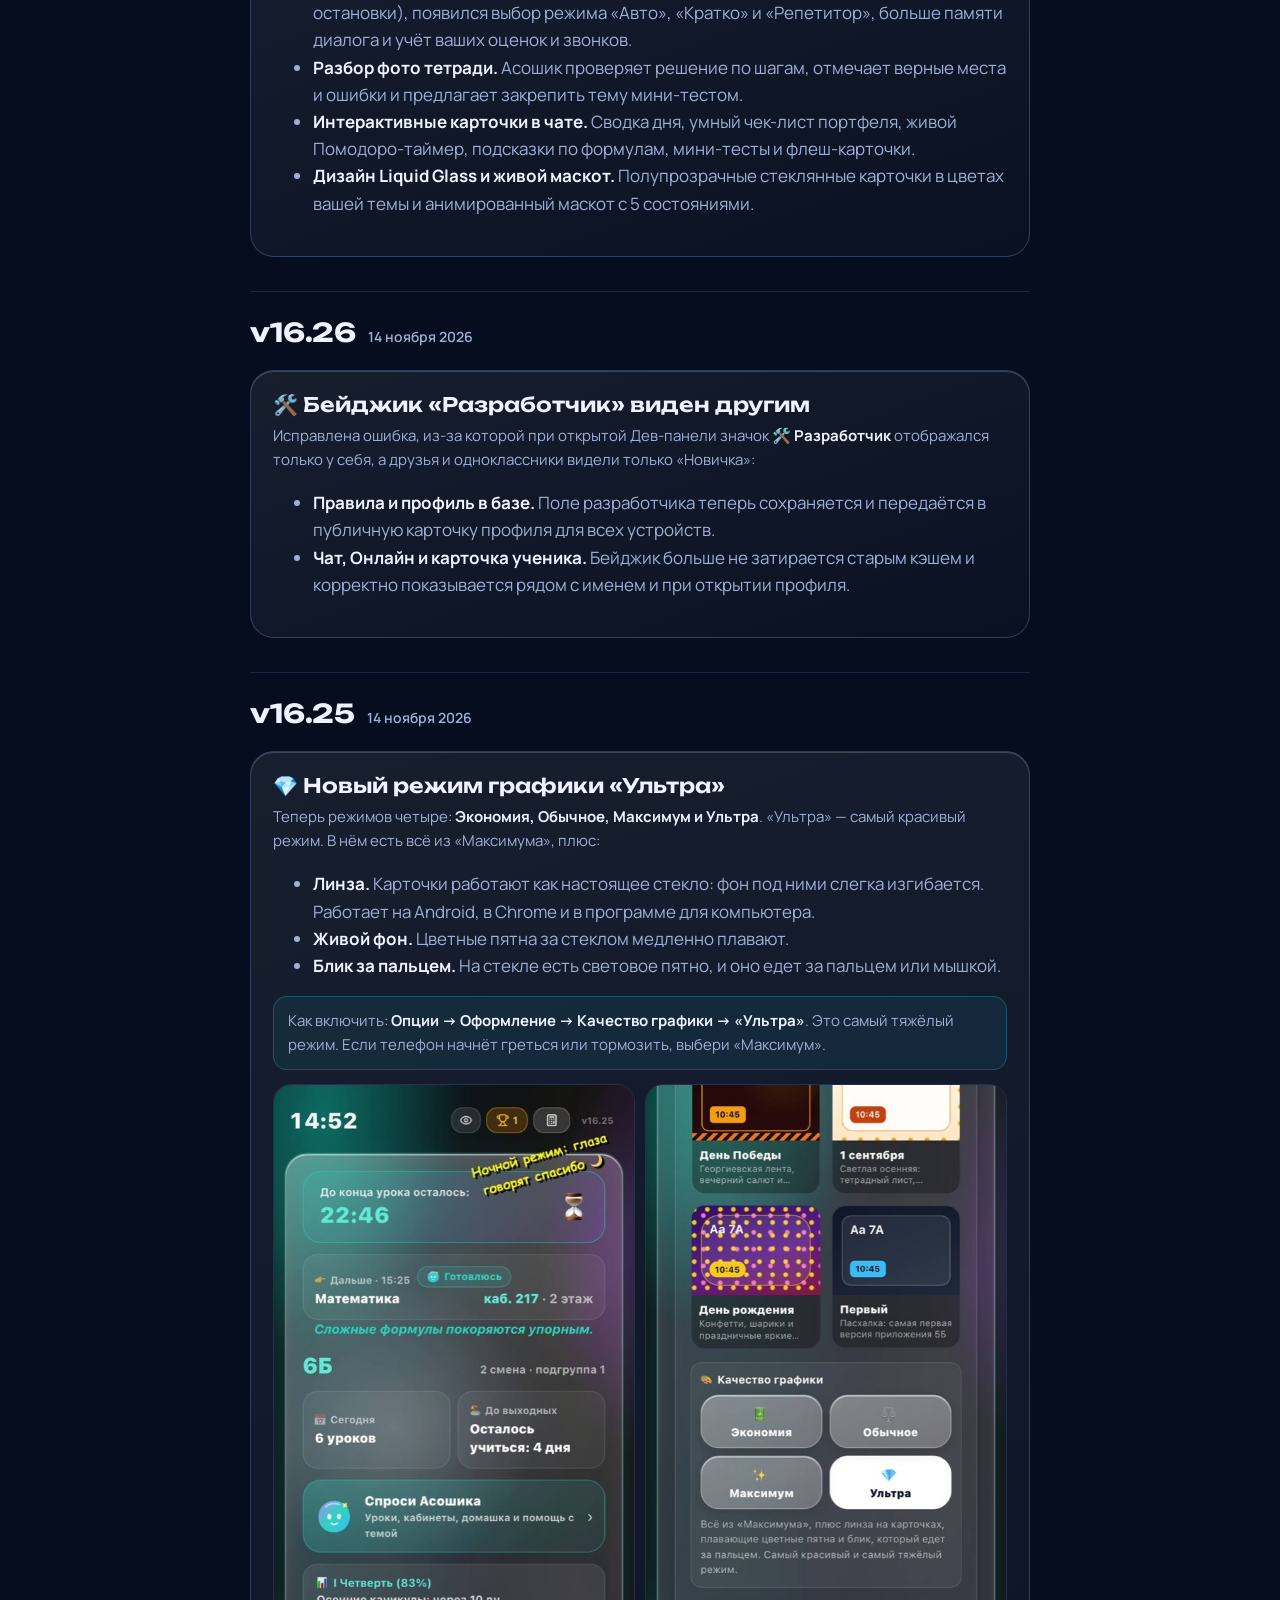
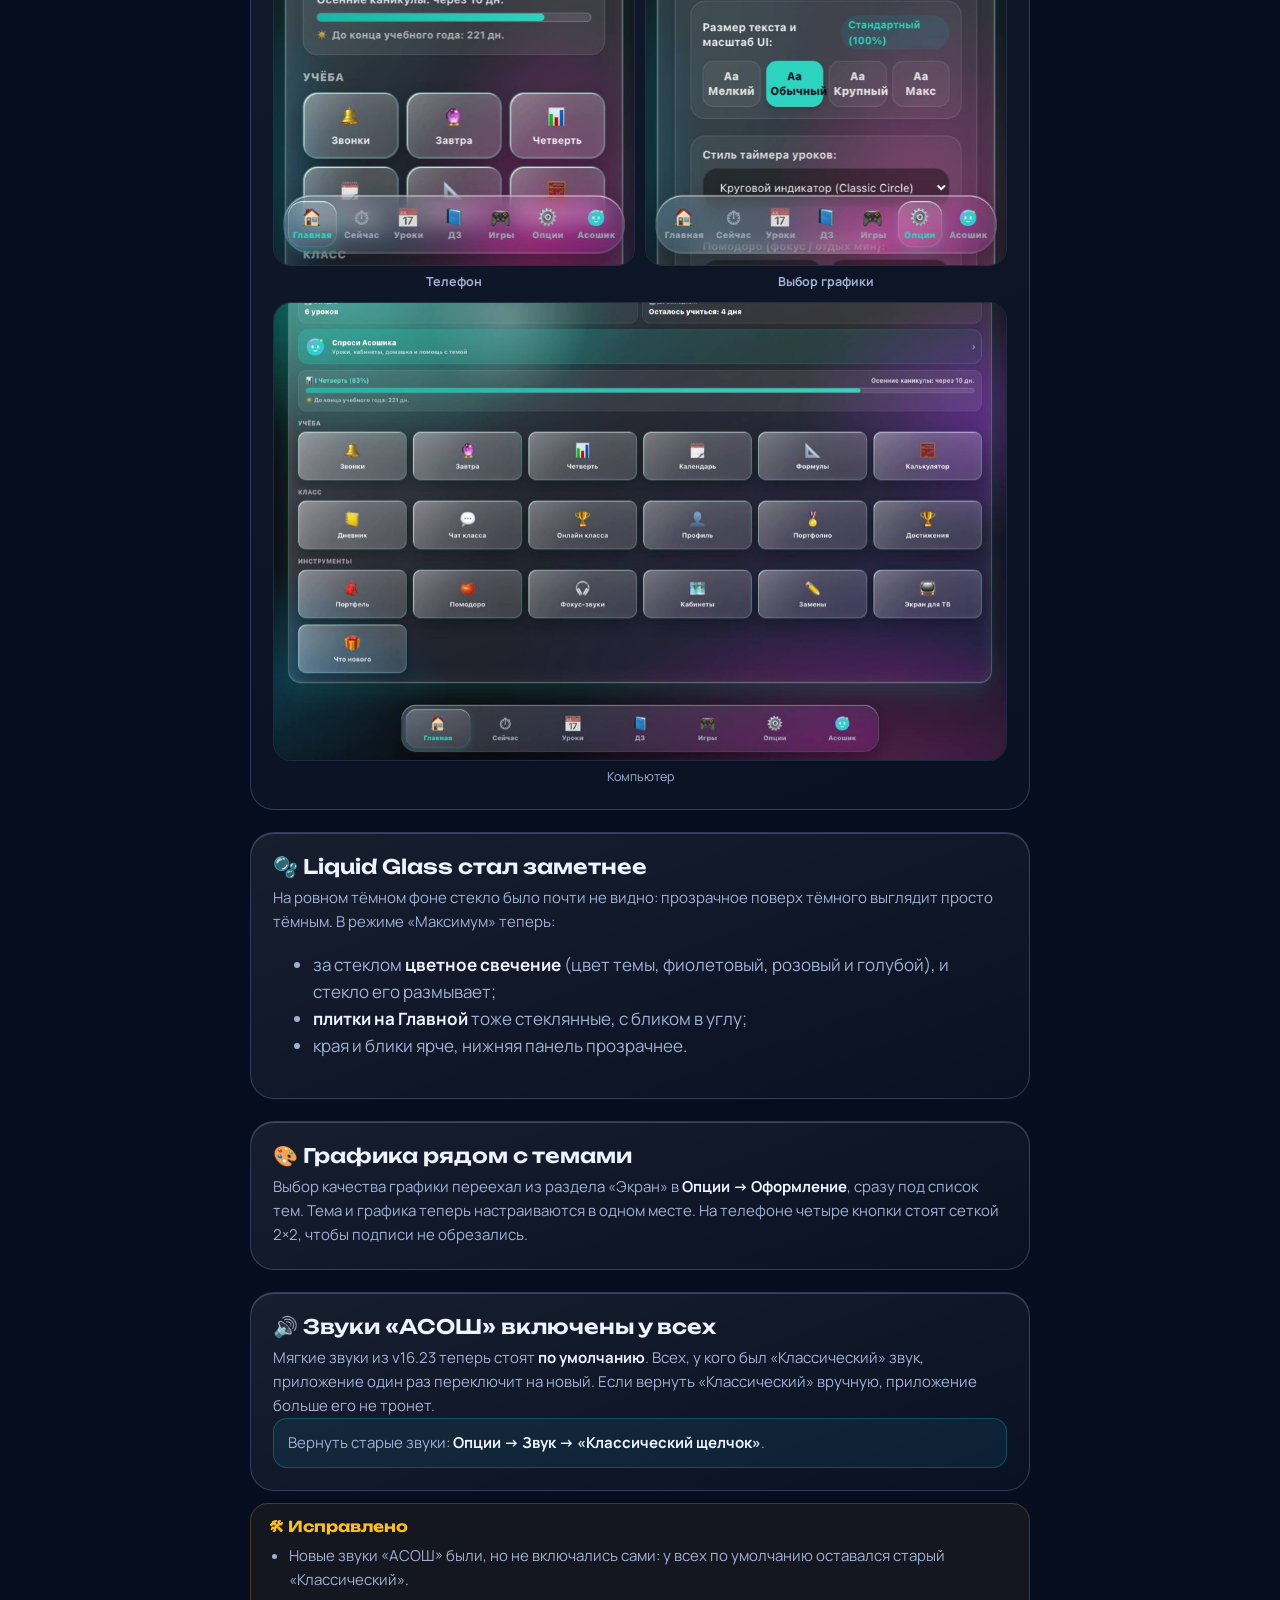
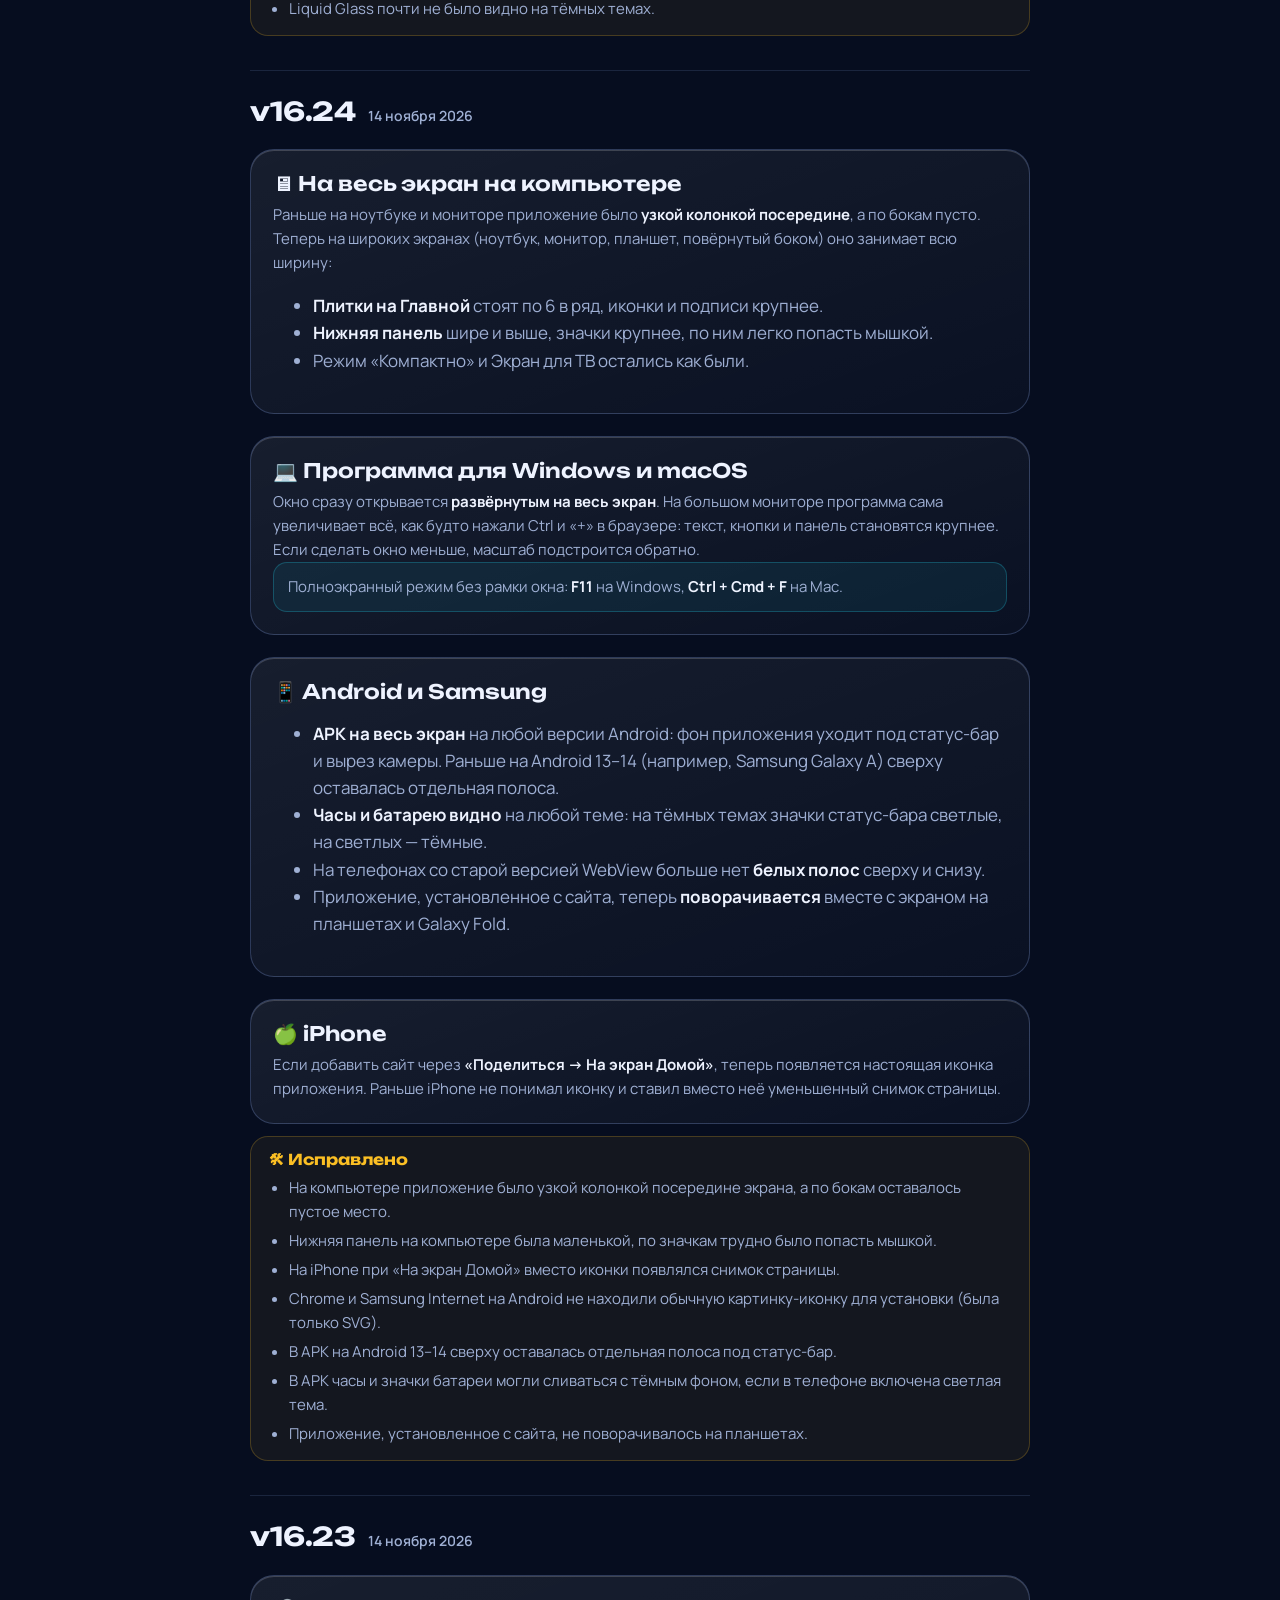
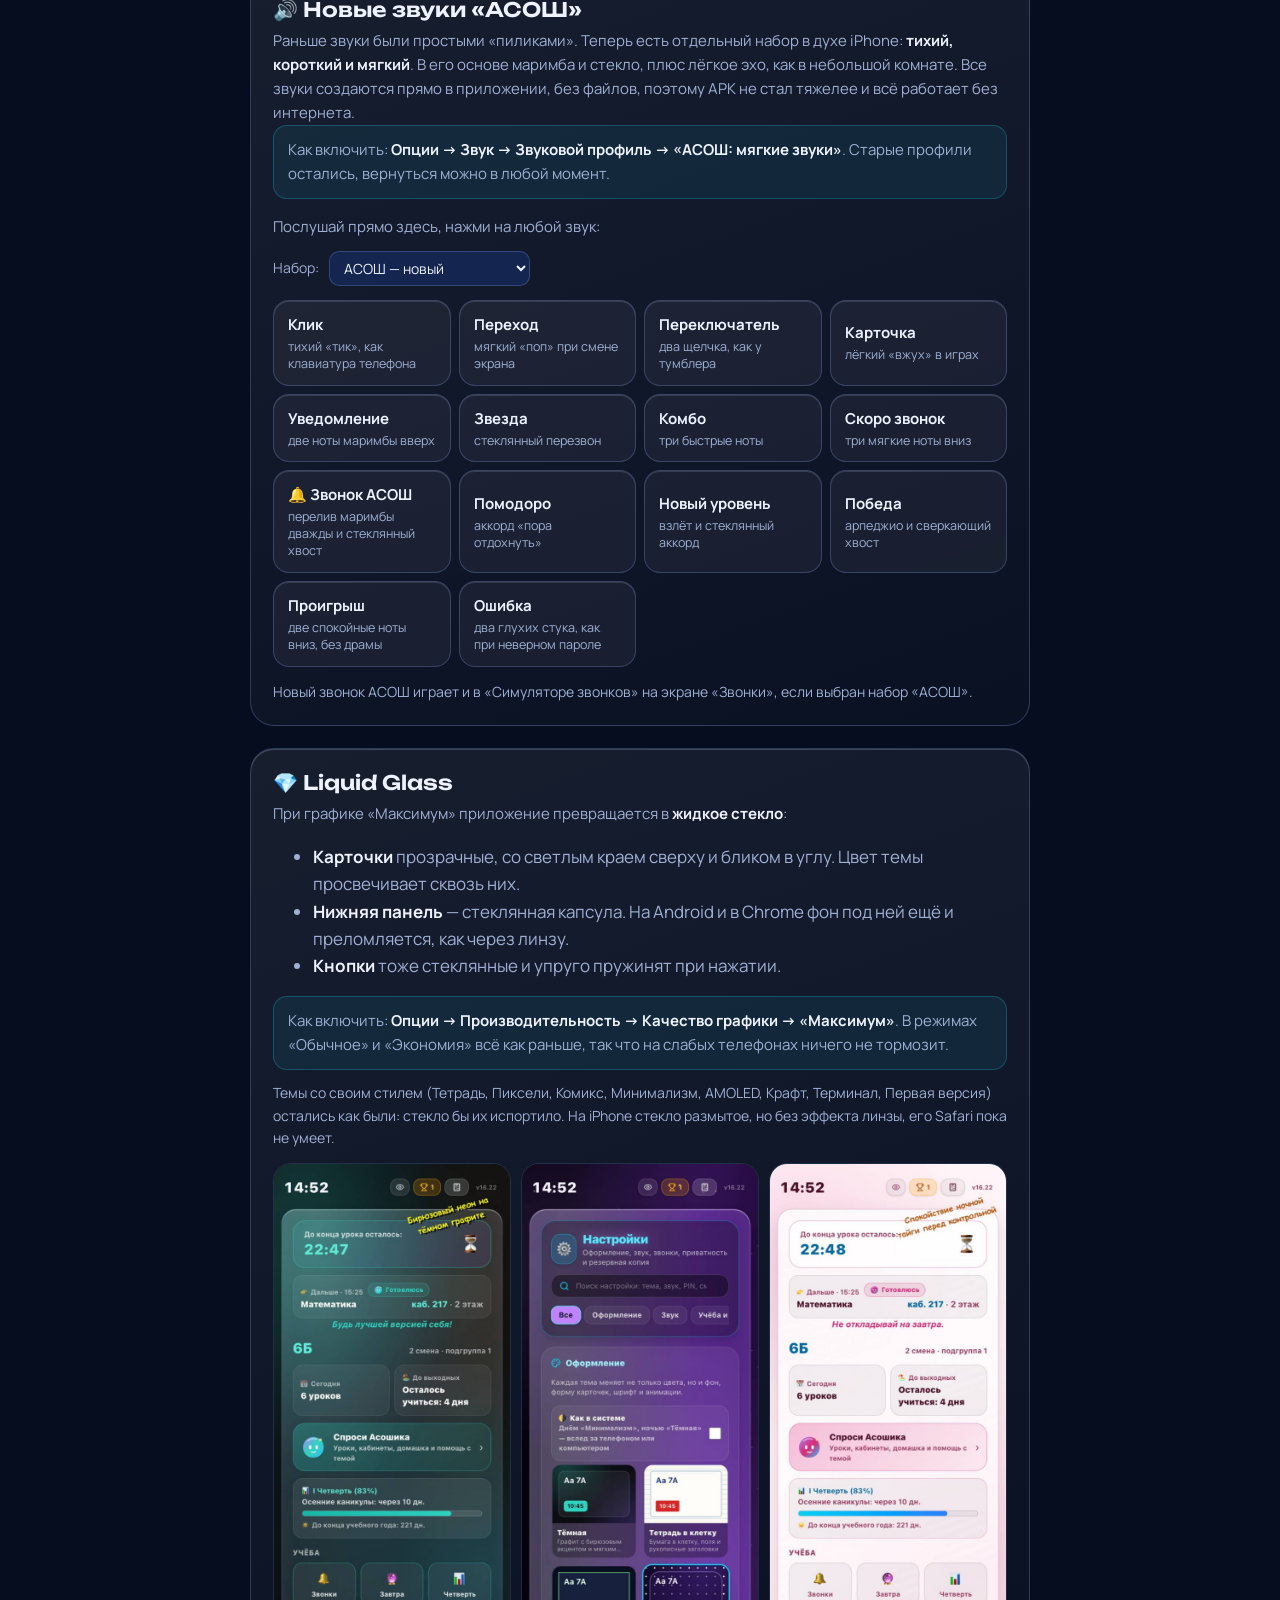
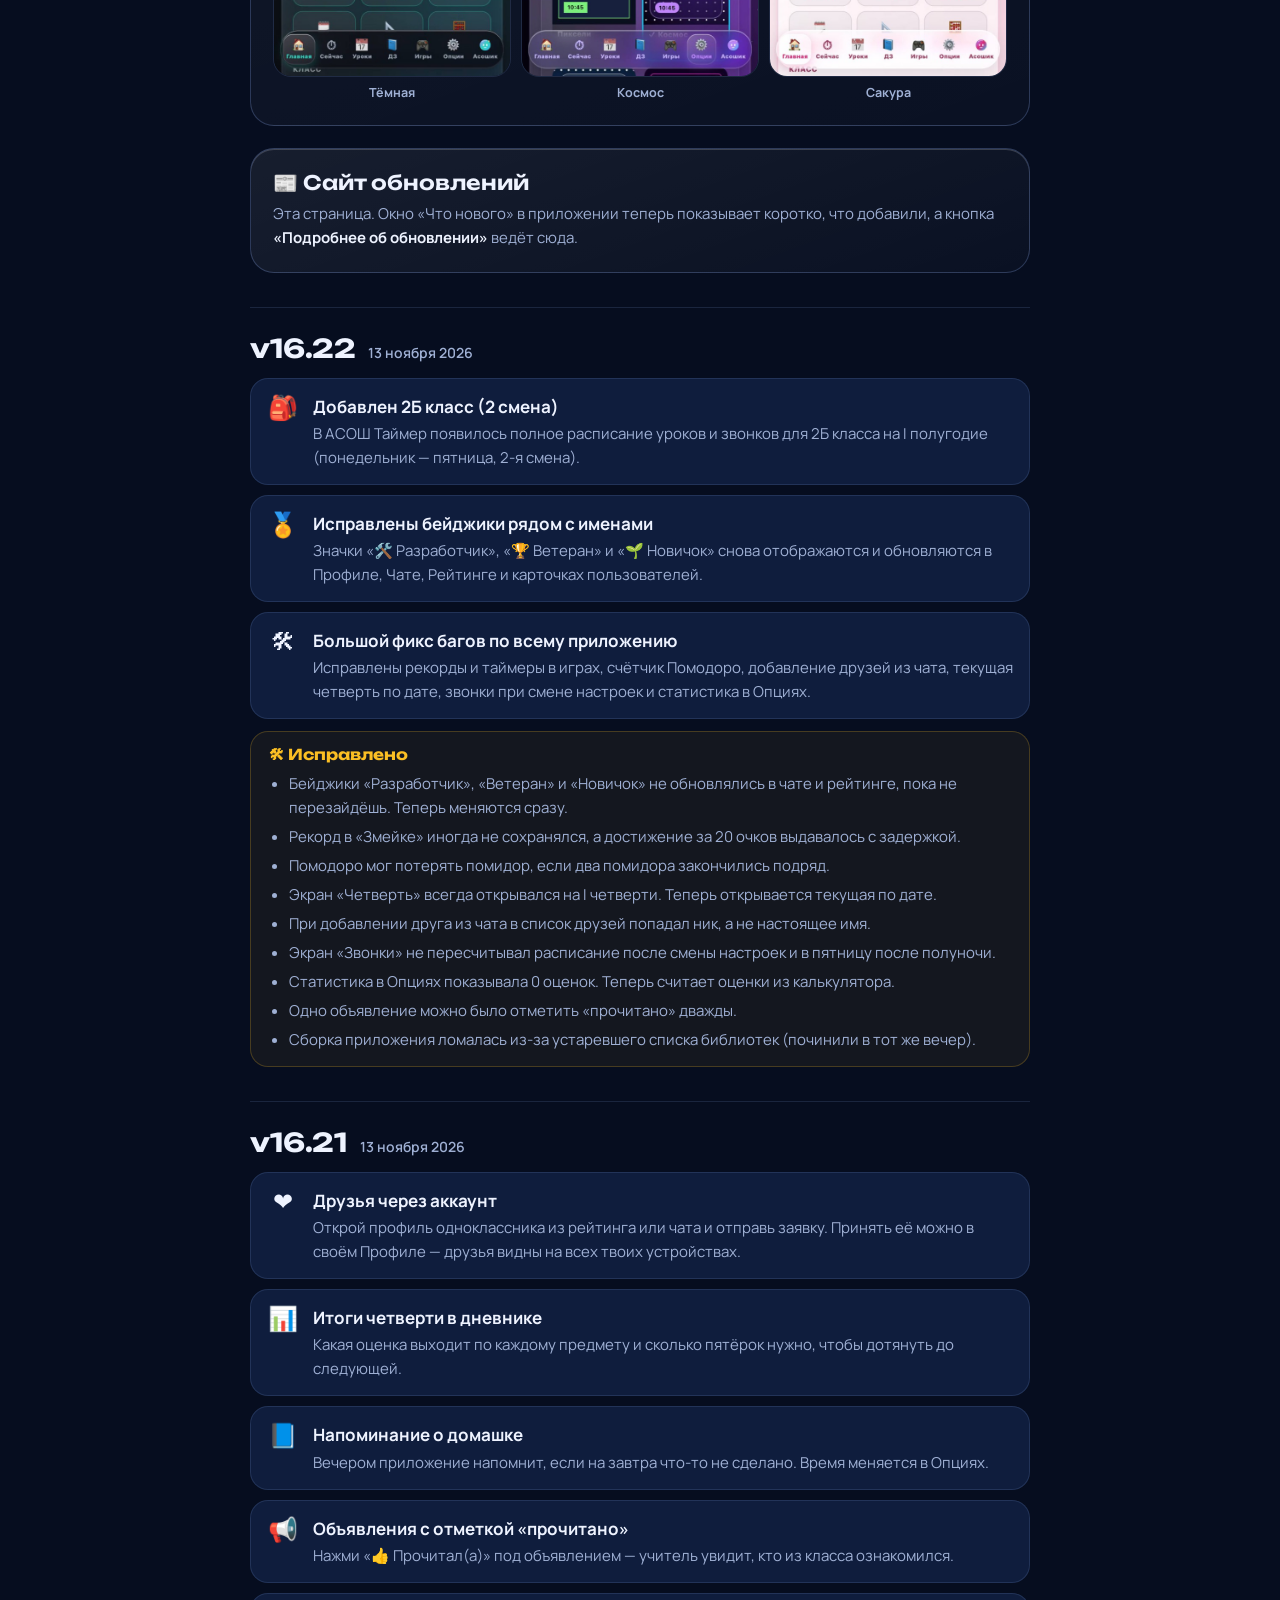
<file: updates/index.html>
<!doctype html>
<html lang="ru">
<head>
  <meta charset="UTF-8" />
  <meta name="viewport" content="width=device-width, initial-scale=1.0" />
  <title>Обновления — АСОШ Таймер</title>
  <meta name="description" content="Что нового в приложении АСОШ Таймер: подробно о каждой версии." />
  <link rel="canonical" href="https://kafeevbogdan347-ui.github.io/asosh-timer-site/updates/" />
  <meta name="theme-color" content="#060d1f" />
  <link rel="icon" type="image/svg+xml" href="../icon.svg" />
  <link rel="preconnect" href="https://fonts.googleapis.com" />
  <link rel="preconnect" href="https://fonts.gstatic.com" crossorigin />
  <link href="https://fonts.googleapis.com/css2?family=Manrope:wght@400;500;600;700&family=Unbounded:wght@600;700;800&display=swap" rel="stylesheet" />
  <link rel="stylesheet" href="../style.css" />
  <style>
    .upd { max-width: 820px; }
    .upd-hero { padding: 40px 0 8px; }
    .upd-hero h1 { font-size: clamp(26px, 6vw, 46px); }
    .upd-hero p { color: var(--muted); margin: 10px 0 0; }
    .toc { display: flex; flex-wrap: wrap; gap: 8px; margin: 22px 0 6px; }
    .toc a { font-size: 13px; font-weight: 700; text-decoration: none; padding: 5px 11px; border-radius: 999px; border: 1px solid var(--line-strong); color: var(--muted); }
    .toc a:first-child { color: #04121f; background: var(--cyan); border-color: var(--cyan); }
    .rel { margin-top: 34px; padding-top: 26px; border-top: 1px solid var(--line); }
    .rel-head { display: flex; align-items: baseline; gap: 12px; flex-wrap: wrap; }
    .rel-head h2 { font-size: 26px; }
    .date { color: var(--muted); font-size: 14px; font-weight: 600; }
    .badge { font-size: 11px; font-weight: 800; padding: 3px 9px; border-radius: 999px; background: var(--cyan); color: #04121f; }
    .items { list-style: none; padding: 0; margin: 14px 0 0; display: grid; gap: 10px; }
    .items li { display: flex; gap: 14px; padding: 14px 16px; border-radius: 18px; background: var(--surface); border: 1px solid var(--line); }
    .items .ic { font-size: 24px; line-height: 1.2; width: 32px; text-align: center; flex: none; }
    .items p { margin: 2px 0 0; color: var(--muted); font-size: 15px; }
    .feature { margin-top: 22px; padding: 22px; border-radius: 24px; background: linear-gradient(160deg, rgba(255,255,255,.07), rgba(255,255,255,.02)); border: 1px solid var(--line-strong); box-shadow: inset 0 1px 0 rgba(255,255,255,.18); }
    .feature h3 { font-size: 20px; margin-bottom: 8px; }
    .feature p, .feature li { color: var(--muted); }
    .feature b { color: var(--text); }
    .how { margin: 12px 0 0; padding: 12px 14px; border-radius: 14px; background: rgba(34,211,238,.08); border: 1px solid rgba(34,211,238,.25); font-size: 15px; }
    .sounds { display: grid; grid-template-columns: repeat(auto-fill, minmax(170px, 1fr)); gap: 8px; margin-top: 14px; }
    .snd { text-align: left; font: inherit; color: var(--text); cursor: pointer; padding: 12px 14px; border-radius: 16px; background: rgba(255,255,255,.05); border: 1px solid var(--line-strong); box-shadow: inset 0 1px 0 rgba(255,255,255,.12); transition: transform .3s cubic-bezier(.3,1.6,.5,1), background .2s; }
    .snd:hover { background: rgba(255,255,255,.1); }
    .snd:active, .snd.on { transform: scale(.95); background: rgba(34,211,238,.16); }
    .snd b { display: block; font-size: 15px; }
    .snd span { display: block; font-size: 12.5px; color: var(--muted); line-height: 1.35; margin-top: 2px; }
    .cmp { display: flex; gap: 10px; align-items: center; margin-top: 12px; font-size: 14px; color: var(--muted); flex-wrap: wrap; }
    .cmp select { font: inherit; font-size: 14px; color: var(--text); background: var(--surface-2); border: 1px solid var(--line-strong); border-radius: 10px; padding: 6px 10px; }
    .shots { display: grid; grid-template-columns: repeat(3, 1fr); gap: 10px; margin-top: 14px; }
    .shots figure { margin: 0; }
    .shots img { width: 100%; height: auto; display: block; border-radius: 18px; border: 1px solid var(--line); }
    .shots figcaption { font-size: 12.5px; color: var(--muted); text-align: center; margin-top: 6px; }
    @media (max-width: 560px) { .shots { grid-template-columns: 1fr 1fr; } .shots figure:last-child { display: none; } }
    .shots.wide { grid-template-columns: 1fr 1fr; }
    @media (max-width: 560px) { .shots.wide { grid-template-columns: 1fr; } .shots.wide figure:last-child { display: block; } }
    .fixes { margin-top: 12px; padding: 14px 18px; border-radius: 18px; background: rgba(251,191,36,.06); border: 1px solid rgba(251,191,36,.22); }
    .fixes h3 { font-size: 15px; margin: 0 0 8px; color: var(--amber); }
    .fixes ul { margin: 0; padding-left: 20px; display: grid; gap: 5px; }
    .fixes li { color: var(--muted); font-size: 15px; }
  </style>
</head>
<body>
  <div class="bg-glow" aria-hidden="true"></div>
  <header class="nav">
    <div class="wrap nav-inner">
      <a class="brand" href="../">
        <img src="../icon.svg" alt="" width="32" height="32" />
        <span>АСОШ Таймер</span>
      </a>
      <nav class="nav-links" aria-label="Разделы">
        <a href="../#features">Возможности</a>
        <a href="#v17-6">Последнее</a>
        <a href="#history">История</a>
      </nav>
      <a class="btn btn-small" href="../#download">Установить</a>
    </div>
  </header>

  <main class="section">
    <div class="wrap upd">
      <div class="upd-hero">
        <h1>Обновления</h1>
        <p>Что нового в АСОШ Таймер — подробно о каждой версии: новые функции и все исправленные баги. В приложении это окно «Что нового» с кнопкой «Подробнее».</p>
        <nav class="toc" aria-label="Версии"><a href="#v17-6">v17.6</a><a href="#v17-5">v17.5</a><a href="#v17-4">v17.4</a><a href="#v17-3">v17.3</a><a href="#v17-2">v17.2</a><a href="#v17-1">v17.1</a><a href="#v17-0">v17.0</a><a href="#v16-30.2">v16.30.2</a><a href="#v16-30.1">v16.30.1</a><a href="#v16-30">v16.30</a><a href="#v16-29">v16.29</a><a href="#v16-26">v16.26</a><a href="#v16-25">v16.25</a><a href="#v16-24">v16.24</a><a href="#v16-23">v16.23</a><a href="#v16-22">v16.22</a><a href="#v16-21">v16.21</a><a href="#v16-20">v16.20</a><a href="#v16-19">v16.19</a><a href="#v16-18">v16.18</a><a href="#v16-17">v16.17</a><a href="#v16-12">v16.12</a><a href="#v16-11">v16.11</a><a href="#v16-10">v16.10</a><a href="#v16-9">v16.9</a><a href="#v16-8">v16.8</a><a href="#v16-7">v16.7</a><a href="#v16-6">v16.6</a><a href="#v16-5">v16.5</a><a href="#v16-4">v16.4</a><a href="#v16-3">v16.3</a><a href="#v16-2">v16.2</a><a href="#v16-1">v16.1</a><a href="#v16-0">v16.0</a><a href="#v15-2">v15.2</a><a href="#v15-1">v15.1</a><a href="#4-ноября-2026">4 ноября 2026</a><a href="#26-октября-2026">26 октября 2026</a></nav>
      </div>
<section class="rel" id="v17-6">
        <div class="rel-head"><h2>v17.6</h2><span class="date">17 ноября 2026</span><span class="badge">НОВОЕ</span></div>
        <div class="feature">
          <h3>👪 Режим родителя: таймер и расписание ребёнка</h3>
          <p>В «Дневнике ребёнка» — живой таймер: какой сейчас урок, сколько до звонка и куда дальше. Расписание на всю неделю со временем, кабинетом, этажом и заменами.</p>
        </div>
        <div class="feature">
          <h3>👩‍🏫 Моё расписание для учителя</h3>
          <p>В кабинете учителя отметьте свои классы и предметы — приложение соберёт ваше расписание на неделю, покажет таймер до звонка и следующий класс с кабинетом.</p>
        </div>
        <div class="feature">
          <h3>📋 Изменения в расписании — без обновления</h3>
          <p>Учитель вносит лист «Изменения в основном расписании» прямо в приложении, а ученики и родители видят его сразу.</p>
        </div>
        <div class="feature">
          <h3>🛠 Исправления</h3>
          <p>Учитель может убрать ученика из класса насовсем и вернуть. Виджет и напоминания идут вровень с таймером. Асошик правильно знает, кто может писать классу, а ошибки отправки называют настоящую причину.</p>
        </div>
      </section>

      <section class="rel" id="v17-5">
        <div class="rel-head"><h2>v17.5</h2><span class="date">17 ноября 2026</span></div>
        <div class="feature">
          <h3>📋 Замены на 17 ноября</h3>
          <p>Загружен лист школы «Изменения в основном расписании» на вторник, 17 ноября: поменялись уроки и кабинеты у 5, 9, 10 и 11 классов, у 7Г — кабинет музыки. Другой предмет помечен значком 🔄.</p>
        </div>
      </section>

      <section class="rel" id="v17-4">
        <div class="rel-head"><h2>v17.4</h2><span class="date">16 ноября 2026</span></div>
        <div class="feature">
          <h3>🔔 Новые звонки 1-й смены</h3>
          <p>Звонки 1-й смены сверены с карточкой школы: 08:00, 08:45, 09:35, 10:25, 11:15, 12:05. 7-й урок — в пересменку 12:50–13:30. Таймер, уведомления и виджет считают по новым звонкам.</p>
        </div>
        <div class="feature">
          <h3>📣 ДЗ для класса снова отправляется</h3>
          <p>Если ученик пропал из списка класса, приложение само возвращает его туда перед отправкой. Если отправить нельзя, теперь честно пишет почему, а не «нет интернета».</p>
        </div>
      </section>

      <section class="rel" id="v17-3">
        <div class="rel-head"><h2>v17.3</h2><span class="date">16 ноября 2026</span></div>
        <div class="feature">
          <h3>🏀 Физра — на втором этаже</h3>
          <p>Спортзал перенесён на 2 этаж: исправлены «Куда идти дальше», карта школы, поиск по месту и подсказки помощника.</p>
        </div>
        <div class="feature">
          <h3>⏱ Отсчёт до звонка с запасом в минуту</h3>
          <p>Таймер теперь идёт на минуту вперёд: если приложение показывает «до звонка 45 минут», на самом деле остаётся 46.</p>
        </div>
      </section>

      <section class="rel" id="v17-2">
        <div class="rel-head"><h2>v17.2</h2><span class="date">15 ноября 2026</span></div>
        <div class="feature">
          <h3>🛡 Усилена защита базы и аккаунтов</h3>
          <p>Закрыты все замечания ИИ-охраны: защита рейтинга онлайна, чата, ДЗ, замен, списка класса, публичного профиля и смена кода при отключении родителя.</p>
        </div>
      </section>

      <section class="rel" id="v17-1">
        <div class="rel-head"><h2>v17.1</h2><span class="date">15 ноября 2026</span></div>
        <div class="feature">
          <h3>🏃 Игра «Беги со звонка» на Windows</h3>
          <p>Исправлены пустые квадратики вместо препятствий и полупрозрачный бегун: ученик и все препятствия теперь рисуются чёткой графикой на любом устройстве.</p>
        </div>
      </section>

      <section class="rel" id="v17-0">
        <div class="rel-head"><h2>v17.0</h2><span class="date">15 ноября 2026</span></div>
        <div class="feature">
          <h3>🔔 Больше уведомлений</h3>
          <p>В приложении для Android (APK) уведомления приходят, даже когда приложение закрыто:</p>
          <ul>
            <li><b>Утром</b> — за час до первого урока: сколько сегодня уроков, какой первый, в каком кабинете и что дальше.</li>
            <li><b>«Уроки закончились!»</b> — после звонка с последнего урока.</li>
            <li><b>Новая замена</b> в расписании твоего класса — сразу, как её добавили.</li>
            <li><b>Конец «Помодоро»</b> — даже если экран погас.</li>
            <li>Как и раньше: за 5 минут до урока и вечером о несделанной домашке.</li>
          </ul>
          <p>У уведомлений теперь свой значок-колокольчик, и они всплывают поверх экрана. Утро и конец уроков можно выключить: <b>Опции → Звук</b>.</p>
        </div>
        <div class="feature">
          <h3>📱 Виджет «Уроки на день»</h3>
          <p>Второй виджет для рабочего стола Android, рядом с таймером до звонка. Показывает все уроки на сегодня: номер, время, предмет и кабинет. Прошедшие уроки серые, текущий — оранжевый. После последнего урока виджет показывает завтрашние.</p>
          <p class="how">Как добавить: долго нажми на пустое место рабочего стола → «Виджеты» → АСОШ Таймер → «уроки на день». Нужен свежий APK с сайта.</p>
        </div>
        <div class="feature">
          <h3>⚔️ Онлайн-дуэль</h3>
          <p>Соревнуйся с другом на его телефоне:</p>
          <ul>
            <li>Один нажимает «Создать дуэль» и говорит код из 4 цифр.</li>
            <li>Второй вводит код у себя, создатель жмёт «Начать».</li>
            <li>У обоих одни и те же 10 примеров. Видно, сколько уже решил соперник. Кто первым решит все — победил.</li>
          </ul>
          <p class="how">Где: <b>Игры → Дуэль → «Онлайн с другом»</b>. Нужен интернет и аккаунт у обоих игроков. Без аккаунта осталась дуэль вдвоём: «На одном телефоне».</p>
        </div>
        <div class="feature">
          <h3>🧮 Две новые игры</h3>
          <ul>
            <li><b>«Таблица на скорость»</b> — пример падает сверху, успей ввести ответ. Три уровня: таблица умножения (5–6 класс), умножение и деление до 20 (7–9), квадраты, корни и степени (10–11). Серия из 5 верных ответов даёт бонус.</li>
            <li><b>«2048: до медали»</b> — одинаковые плитки сливаются в следующую ступень: двойка → тройка → четвёрка → пятёрка → … → грамота → аттестат → золотая медаль. Партия сохраняется: можно доиграть на следующей перемене.</li>
          </ul>
          <p>Теперь в «Играх» 11 игр.</p>
        </div>
        <div class="feature">
          <h3>🎨 Свои иконки и новые разделы</h3>
          <p>Вместо эмодзи — собственный набор иконок АСОШ Таймера. Они выглядят одинаково на любом телефоне: на главной, в нижнем меню, во вкладках игр и в заголовках экранов. Плитки на главной разложены по разделам по 6 штук:</p>
          <ul>
            <li><b>Расписание:</b> звонки, завтра, замены, календарь, кабинеты, портфель.</li>
            <li><b>Учёба:</b> дневник, четверть, калькулятор, формулы, помодоро, фокус-звуки.</li>
            <li><b>Класс:</b> чат, онлайн, достижения, профиль, портфолио, экран для ТВ.</li>
          </ul>
          <p>«Что нового» теперь отдельной строкой под разделами.</p>
        </div>
        <div class="feature">
          <h3>🌗 Тема по расписанию</h3>
          <p>Выбери одну тему на день и другую на вечер — приложение само переключит их по часам. Время вечера и утра настраивается.</p>
          <p class="how">Где: <b>Опции → Оформление → «По расписанию»</b>.</p>
        </div>
        <div class="fixes"><h3>🛠 Исправлено</h3><ul><li>На Android 13 и новее ученики, не включавшие «Уведомления о звонках», не получали напоминания о домашке и объявления: приложение не спрашивало разрешение на уведомления. Теперь спрашивает один раз при первом запуске.</li><li>На Android 14 напоминания о звонках приходили на 10–15 минут позже: телефон по умолчанию запрещал «точные будильники». Теперь они приходят вовремя, а если телефон всё же запрещает — в Опциях появится кнопка, чтобы разрешить.</li><li>У уведомлений был стандартный значок «i» вместо своего.</li><li>«Календарь» показывал до конца учебного года на день меньше, чем главная, а в последний учебный день писал, что год уже закончился.</li><li>Грамота, добавленная до 5 утра, сохранялась со вчерашней датой.</li><li>Просьба к Асошику «поставь тему…» не срабатывала, если была включена тема «Как в системе».</li></ul></div>
      </section>
<section class="rel" id="v16-30.2">
        <div class="rel-head"><h2>v16.30.2</h2><span class="date">15 ноября 2026</span></div>
        <div class="feature">
          <h3>🏃 Новая игра «Беги со звонка»</h3>
          <p>Звонок прозвенел, и ты бежишь по школьному коридору мимо дверей кабинетов. Это девятая игра в «Играх».</p>
          <ul>
            <li><b>Перепрыгивай</b> портфели, стопки учебников, вёдра уборщицы и завуча. Завуч идёт навстречу, поэтому приближается быстрее.</li>
            <li><b>Пробегай под мячом</b> с физры: он летит на уровне головы, прыгать не надо.</li>
            <li><b>Собирай пятёрки</b>: каждая даёт +10 очков. Очки — это пройденные метры плюс пятёрки.</li>
            <li><b>Двойной прыжок:</b> в воздухе можно прыгнуть ещё раз.</li>
            <li><b>Чем дальше, тем быстрее.</b> Каждые 100 метров приходит сообщение, рекорд сохраняется.</li>
          </ul>
          <p>Игра никогда не ставит препятствия так, что их нельзя пройти. Скорость одинаковая на экранах 60, 90 и 120 Гц, а на компьютере поле крупнее.</p>
          <p class="how">Где: <b>Игры → 🏃 Беги!</b> (открывается первой). Прыжок: тап по полю, кнопка «ПРЫЖОК» или пробел на компьютере.</p>
        </div>
        <div class="fixes"><h3>🛠 Исправлено</h3><ul><li>Включённая заглушка закрывала только онлайн-экраны, а остальное приложение работало. Теперь она закрывает всё приложение, открытым оно остаётся только у администраторов.</li><li>После обновлений v16.27–v16.28 пропали: графика «Ультра», Liquid Glass, звуки «АСОШ» (они снова по умолчанию), широкий экран и плитки на компьютере, цвет статус-бара в APK. Всё вернули.</li><li>Значок «Разработчик» в чате видели не только у администраторов, а список администраторов обновлялся только после перезапуска.</li></ul></div>
      </section>
<section class="rel" id="v16-30.1">
        <div class="rel-head"><h2>v16.30.1</h2><span class="date">15 ноября 2026</span></div>
        <div class="feature">
          <h3>🛡️ Своя иконка у APK</h3>
          <p>Раньше у приложения на Android был стандартный значок Capacitor — синий крестик, и при запуске мелькала белая заставка с тем же крестиком. Теперь:</p>
          <ul>
            <li><b>Значок на рабочем столе</b> — щит с колокольчиком и надписью «АСОШ №2», как у приложения на сайте. Телефон сам обрежет его кругом, «каплей» или квадратом.</li>
            <li><b>Заставка при запуске</b> — тёмная, в цвет приложения, с тем же значком.</li>
          </ul>
          <p class="how">Новый значок появится после установки свежего APK с сайта (кнопка «Скачать APK»). Данные сохранятся.</p>
        </div>
        <div class="feature">
          <h3>🤖 ИИ-охрана</h3>
          <p>Каждое утро в 7:00 три ИИ-агента ищут уязвимости в приложении:</p>
          <ul>
            <li><b>Сторож базы</b> — не может ли кто-то прочитать чужие сообщения и оценки или выдать себе лишние права.</li>
            <li><b>Ревизор кода</b> — не попадают ли ключи в открытый код, нет ли мест, где чужой текст может стать кодом на странице.</li>
            <li><b>Свежие изменения</b> — не появилось ли новых дыр в том, что поменяли за сутки.</li>
          </ul>
          <p>Ещё каждое утро проверяются библиотеки, на которых собрано приложение: нет ли в них известных уязвимостей. Каждая находка ИИ должна ссылаться на настоящую строку кода, иначе она отбрасывается — так меньше ложных тревог. Отчёт видят только разработчики, чтобы найденные дыры не узнали раньше, чем их закроют.</p>
        </div>
      </section>
<section class="rel" id="v16-30">
        <div class="rel-head"><h2>v16.30</h2><span class="date">15 ноября 2026</span></div>
        <div class="feature">
          <h3>🏫 Рейтинг всей школы</h3>
          <p>В рейтинге «Онлайн» (кто больше всех в приложении за неделю) теперь два режима:</p>
          <ul>
            <li><b>🎒 Мой класс</b> — как раньше, только твои одноклассники.</li>
            <li><b>🏫 Вся школа</b> — ученики всех классов в одном списке. Рядом с ником видно класс, показаны первые 100.</li>
            <li><b>Твоё место.</b> Над списком написано, на каком ты месте в классе или в школе.</li>
          </ul>
          <p>Приложение запоминает, какой режим ты выбрал.</p>
          <p class="how">Где: <b>Главная → Онлайн класса</b>. Твой ник, аватар, статус, класс и время теперь видят ученики всей школы. Скрыть себя из обоих рейтингов: <b>Опции → Приватность → «Показывать меня в рейтинге»</b>.</p>
        </div>
      </section>
<section class="rel" id="v16-29">
        <div class="rel-head"><h2>v16.29</h2><span class="date">14 ноября 2026</span></div>
        <div class="feature">
          <h3>🔍 Проверка всего приложения</h3>
          <p>Мы открыли все экраны в тёмной и светлой теме и прочитали код звонков, расписания, домашки, оценок и игр. Нашли и исправили три ошибки.</p>
          <ul>
            <li><b>Звонки во 2-й смене.</b> Урок в 13:00 — нулевой, как в расписании и на стенде. Раньше экран «Звонки» считал его первым, и номера уроков расходились с расписанием на единицу.</li>
            <li><b>Игры с одной скоростью.</b> «Флаппи» и «Самолётик» двигались на шаг за каждый кадр экрана. На телефонах с экраном 90–120 Гц они шли почти в 2 раза быстрее. Теперь скорость одинаковая на любом экране.</li>
            <li><b>Одно правило оценок.</b> «5» выходит от 4,5, «4» — от 3,5, «3» — от 2,5. Раньше «Дневник» считал так, а «Калькулятор оценок», «Четверть» и подсказка в «ДЗ» — от 4,6. С одними оценками разные экраны показывали разную оценку.</li>
          </ul>
        </div>
        <div class="fixes"><h3>🛠 Исправлено</h3><ul><li>Экран «Звонки» во 2-й смене показывал номер урока на единицу больше, чем расписание (в 14:35 — «3-й урок» вместо 2-го).</li><li>«Флаппи» и «Самолётик» ускорялись в 1,5–2 раза на экранах 90–120 Гц.</li><li>Со средним 4,5 «Калькулятор оценок», «Четверть» и «ДЗ» показывали «4», а «Дневник» — «5». Достижение «Отличник четверти» теперь тоже от 4,50.</li></ul></div>
      </section>
<section class="rel" id="v16-27">
      <div class="rel-head"><h2>v16.27</h2><span class="date">14 ноября 2026</span></div>
      <div class="feature">
        <h3>✨ Асошик 2.0: интеллект, виджеты и Liquid Glass</h3>
        <p>Крупное обновление школьного помощника Асошика:</p>
        <ul>
          <li><b>Потоковый вывод и режимы.</b> Ответы печатаются в реальном времени (с кнопкой остановки), появился выбор режима «Авто», «Кратко» и «Репетитор», больше памяти диалога и учёт ваших оценок и звонков.</li>
          <li><b>Разбор фото тетради.</b> Асошик проверяет решение по шагам, отмечает верные места и ошибки и предлагает закрепить тему мини-тестом.</li>
          <li><b>Интерактивные карточки в чате.</b> Сводка дня, умный чек-лист портфеля, живой Помодоро-таймер, подсказки по формулам, мини-тесты и флеш-карточки.</li>
          <li><b>Дизайн Liquid Glass и живой маскот.</b> Полупрозрачные стеклянные карточки в цветах вашей темы и анимированный маскот с 5 состояниями.</li>
        </ul>
      </div>
    </section>
      <section class="rel" id="v16-26">
        <div class="rel-head"><h2>v16.26</h2><span class="date">14 ноября 2026</span></div>
        <div class="feature">
          <h3>🛠️ Бейджик «Разработчик» виден другим</h3>
          <p>Исправлена ошибка, из-за которой при открытой Дев-панели значок <b>🛠️ Разработчик</b> отображался только у себя, а друзья и одноклассники видели только «Новичка»:</p>
          <ul>
            <li><b>Правила и профиль в базе.</b> Поле разработчика теперь сохраняется и передаётся в публичную карточку профиля для всех устройств.</li>
            <li><b>Чат, Онлайн и карточка ученика.</b> Бейджик больше не затирается старым кэшем и корректно показывается рядом с именем и при открытии профиля.</li>
          </ul>
        </div>
      </section>

      <section class="rel" id="v16-25">
        <div class="rel-head"><h2>v16.25</h2><span class="date">14 ноября 2026</span></div>

        <div class="feature">
          <h3>💎 Новый режим графики «Ультра»</h3>
          <p>Теперь режимов четыре: <b>Экономия, Обычное, Максимум и Ультра</b>. «Ультра» — самый красивый режим. В нём есть всё из «Максимума», плюс:</p>
          <ul>
            <li><b>Линза.</b> Карточки работают как настоящее стекло: фон под ними слегка изгибается. Работает на Android, в Chrome и в программе для компьютера.</li>
            <li><b>Живой фон.</b> Цветные пятна за стеклом медленно плавают.</li>
            <li><b>Блик за пальцем.</b> На стекле есть световое пятно, и оно едет за пальцем или мышкой.</li>
          </ul>
          <p class="how">Как включить: <b>Опции → Оформление → Качество графики → «Ультра»</b>. Это самый тяжёлый режим. Если телефон начнёт греться или тормозить, выбери «Максимум».</p>
          <div class="shots" style="grid-template-columns:1fr 1fr">
            <figure><img src="../img/updates/ultra-phone.jpg" alt="Главная в режиме «Ультра» на телефоне" loading="lazy" width="508" height="1100" /><figcaption>Телефон</figcaption></figure>
            <figure style="display:block"><img src="../img/updates/ultra-options.jpg" alt="Выбор качества графики под списком тем" loading="lazy" width="508" height="1100" /><figcaption>Выбор графики</figcaption></figure>
          </div>
          <figure style="margin:10px 0 0"><img src="../img/updates/ultra-pc.jpg" alt="Главная в режиме «Ультра» на компьютере" loading="lazy" width="1100" height="687" style="width:100%;height:auto;display:block;border-radius:18px;border:1px solid var(--line)" /><figcaption style="font-size:12.5px;color:var(--muted);text-align:center;margin-top:6px">Компьютер</figcaption></figure>
        </div>

        <div class="feature">
          <h3>🫧 Liquid Glass стал заметнее</h3>
          <p>На ровном тёмном фоне стекло было почти не видно: прозрачное поверх тёмного выглядит просто тёмным. В режиме «Максимум» теперь:</p>
          <ul>
            <li>за стеклом <b>цветное свечение</b> (цвет темы, фиолетовый, розовый и голубой), и стекло его размывает;</li>
            <li><b>плитки на Главной</b> тоже стеклянные, с бликом в углу;</li>
            <li>края и блики ярче, нижняя панель прозрачнее.</li>
          </ul>
        </div>

        <div class="feature">
          <h3>🎨 Графика рядом с темами</h3>
          <p>Выбор качества графики переехал из раздела «Экран» в <b>Опции → Оформление</b>, сразу под список тем. Тема и графика теперь настраиваются в одном месте. На телефоне четыре кнопки стоят сеткой 2×2, чтобы подписи не обрезались.</p>
        </div>

        <div class="feature">
          <h3>🔊 Звуки «АСОШ» включены у всех</h3>
          <p>Мягкие звуки из v16.23 теперь стоят <b>по умолчанию</b>. Всех, у кого был «Классический» звук, приложение один раз переключит на новый. Если вернуть «Классический» вручную, приложение больше его не тронет.</p>
          <p class="how">Вернуть старые звуки: <b>Опции → Звук → «Классический щелчок»</b>.</p>
        </div>
        <div class="fixes"><h3>🛠 Исправлено</h3><ul><li>Новые звуки «АСОШ» были, но не включались сами: у всех по умолчанию оставался старый «Классический».</li><li>Liquid Glass почти не было видно на тёмных темах.</li></ul></div>
      </section>

      <section class="rel" id="v16-24">
        <div class="rel-head"><h2>v16.24</h2><span class="date">14 ноября 2026</span></div>

        <div class="feature">
          <h3>🖥 На весь экран на компьютере</h3>
          <p>Раньше на ноутбуке и мониторе приложение было <b>узкой колонкой посередине</b>, а по бокам пусто. Теперь на широких экранах (ноутбук, монитор, планшет, повёрнутый боком) оно занимает всю ширину:</p>
          <ul>
            <li><b>Плитки на Главной</b> стоят по 6 в ряд, иконки и подписи крупнее.</li>
            <li><b>Нижняя панель</b> шире и выше, значки крупнее, по ним легко попасть мышкой.</li>
            <li>Режим «Компактно» и Экран для ТВ остались как были.</li>
          </ul>
        </div>

        <div class="feature">
          <h3>💻 Программа для Windows и macOS</h3>
          <p>Окно сразу открывается <b>развёрнутым на весь экран</b>. На большом мониторе программа сама увеличивает всё, как будто нажали Ctrl и «+» в браузере: текст, кнопки и панель становятся крупнее. Если сделать окно меньше, масштаб подстроится обратно.</p>
          <p class="how">Полноэкранный режим без рамки окна: <b>F11</b> на Windows, <b>Ctrl + Cmd + F</b> на Mac.</p>
        </div>

        <div class="feature">
          <h3>📱 Android и Samsung</h3>
          <ul>
            <li><b>APK на весь экран</b> на любой версии Android: фон приложения уходит под статус-бар и вырез камеры. Раньше на Android 13–14 (например, Samsung Galaxy A) сверху оставалась отдельная полоса.</li>
            <li><b>Часы и батарею видно</b> на любой теме: на тёмных темах значки статус-бара светлые, на светлых — тёмные.</li>
            <li>На телефонах со старой версией WebView больше нет <b>белых полос</b> сверху и снизу.</li>
            <li>Приложение, установленное с сайта, теперь <b>поворачивается</b> вместе с экраном на планшетах и Galaxy Fold.</li>
          </ul>
        </div>

        <div class="feature">
          <h3>🍏 iPhone</h3>
          <p>Если добавить сайт через <b>«Поделиться → На экран Домой»</b>, теперь появляется настоящая иконка приложения. Раньше iPhone не понимал иконку и ставил вместо неё уменьшенный снимок страницы.</p>
        </div>

        <div class="fixes"><h3>🛠 Исправлено</h3><ul>
          <li>На компьютере приложение было узкой колонкой посередине экрана, а по бокам оставалось пустое место.</li>
          <li>Нижняя панель на компьютере была маленькой, по значкам трудно было попасть мышкой.</li>
          <li>На iPhone при «На экран Домой» вместо иконки появлялся снимок страницы.</li>
          <li>Chrome и Samsung Internet на Android не находили обычную картинку-иконку для установки (была только SVG).</li>
          <li>В APK на Android 13–14 сверху оставалась отдельная полоса под статус-бар.</li>
          <li>В APK часы и значки батареи могли сливаться с тёмным фоном, если в телефоне включена светлая тема.</li>
          <li>Приложение, установленное с сайта, не поворачивалось на планшетах.</li>
        </ul></div>
      </section>

      <section class="rel" id="v16-23">
        <div class="rel-head"><h2>v16.23</h2><span class="date">14 ноября 2026</span></div>

        <div class="feature">
          <h3>🔊 Новые звуки «АСОШ»</h3>
          <p>Раньше звуки были простыми «пиликами». Теперь есть отдельный набор в духе iPhone: <b>тихий, короткий и мягкий</b>. В его основе маримба и стекло, плюс лёгкое эхо, как в небольшой комнате. Все звуки создаются прямо в приложении, без файлов, поэтому APK не стал тяжелее и всё работает без интернета.</p>
          <p class="how">Как включить: <b>Опции → Звук → Звуковой профиль → «АСОШ: мягкие звуки»</b>. Старые профили остались, вернуться можно в любой момент.</p>
          <p style="margin-top:16px">Послушай прямо здесь, нажми на любой звук:</p>
          <div class="cmp">Набор:
            <select id="prof" aria-label="Набор звуков"><option value="5">АСОШ — новый</option><option value="1">Классический — старый</option></select>
          </div>
          <div class="sounds"><button type="button" class="snd" data-s="click"><b>Клик</b><span>тихий «тик», как клавиатура телефона</span></button><button type="button" class="snd" data-s="nav"><b>Переход</b><span>мягкий «поп» при смене экрана</span></button><button type="button" class="snd" data-s="settings"><b>Переключатель</b><span>два щелчка, как у тумблера</span></button><button type="button" class="snd" data-s="flip"><b>Карточка</b><span>лёгкий «вжух» в играх</span></button><button type="button" class="snd" data-s="coin"><b>Уведомление</b><span>две ноты маримбы вверх</span></button><button type="button" class="snd" data-s="star"><b>Звезда</b><span>стеклянный перезвон</span></button><button type="button" class="snd" data-s="combo"><b>Комбо</b><span>три быстрые ноты</span></button><button type="button" class="snd" data-s="warn"><b>Скоро звонок</b><span>три мягкие ноты вниз</span></button><button type="button" class="snd" data-s="bell"><b>🔔 Звонок АСОШ</b><span>перелив маримбы дважды и стеклянный хвост</span></button><button type="button" class="snd" data-s="pomodoro"><b>Помодоро</b><span>аккорд «пора отдохнуть»</span></button><button type="button" class="snd" data-s="levelup"><b>Новый уровень</b><span>взлёт и стеклянный аккорд</span></button><button type="button" class="snd" data-s="victory"><b>Победа</b><span>арпеджио и сверкающий хвост</span></button><button type="button" class="snd" data-s="gameover"><b>Проигрыш</b><span>две спокойные ноты вниз, без драмы</span></button><button type="button" class="snd" data-s="buzzer"><b>Ошибка</b><span>два глухих стука, как при неверном пароле</span></button></div>
          <p style="margin-top:14px;font-size:14px">Новый звонок АСОШ играет и в «Симуляторе звонков» на экране «Звонки», если выбран набор «АСОШ».</p>
        </div>

        <div class="feature">
          <h3>💎 Liquid Glass</h3>
          <p>При графике «Максимум» приложение превращается в <b>жидкое стекло</b>:</p>
          <ul>
            <li><b>Карточки</b> прозрачные, со светлым краем сверху и бликом в углу. Цвет темы просвечивает сквозь них.</li>
            <li><b>Нижняя панель</b> — стеклянная капсула. На Android и в Chrome фон под ней ещё и преломляется, как через линзу.</li>
            <li><b>Кнопки</b> тоже стеклянные и упруго пружинят при нажатии.</li>
          </ul>
          <p class="how">Как включить: <b>Опции → Производительность → Качество графики → «Максимум»</b>. В режимах «Обычное» и «Экономия» всё как раньше, так что на слабых телефонах ничего не тормозит.</p>
          <p style="margin-top:12px;font-size:14px">Темы со своим стилем (Тетрадь, Пиксели, Комикс, Минимализм, AMOLED, Крафт, Терминал, Первая версия) остались как были: стекло бы их испортило. На iPhone стекло размытое, но без эффекта линзы, его Safari пока не умеет.</p>
          <div class="shots">
            <figure><img src="../img/updates/glass-dark.jpg" alt="Главный экран в стиле Liquid Glass, тёмная тема" loading="lazy" width="554" height="1200" /><figcaption>Тёмная</figcaption></figure>
            <figure><img src="../img/updates/glass-space.jpg" alt="Настройки в стиле Liquid Glass, тема Космос" loading="lazy" width="554" height="1200" /><figcaption>Космос</figcaption></figure>
            <figure><img src="../img/updates/glass-light.jpg" alt="Главный экран в стиле Liquid Glass, тема Сакура" loading="lazy" width="554" height="1200" /><figcaption>Сакура</figcaption></figure>
          </div>
        </div>

        <div class="feature">
          <h3>📰 Сайт обновлений</h3>
          <p>Эта страница. Окно «Что нового» в приложении теперь показывает коротко, что добавили, а кнопка <b>«Подробнее об обновлении»</b> ведёт сюда.</p>
        </div>
      </section>

      <div id="history"></div>
      <section class="rel" id="v16-22"><div class="rel-head"><h2>v16.22</h2><span class="date">13 ноября 2026</span></div><ul class="items"><li><span class="ic">🎒</span><div><b>Добавлен 2Б класс (2 смена)</b><p>В АСОШ Таймер появилось полное расписание уроков и звонков для 2Б класса на I полугодие (понедельник — пятница, 2-я смена).</p></div></li><li><span class="ic">🏅</span><div><b>Исправлены бейджики рядом с именами</b><p>Значки «🛠️ Разработчик», «🏆 Ветеран» и «🌱 Новичок» снова отображаются и обновляются в Профиле, Чате, Рейтинге и карточках пользователей.</p></div></li><li><span class="ic">🛠</span><div><b>Большой фикс багов по всему приложению</b><p>Исправлены рекорды и таймеры в играх, счётчик Помодоро, добавление друзей из чата, текущая четверть по дате, звонки при смене настроек и статистика в Опциях.</p></div></li></ul><div class="fixes"><h3>🛠 Исправлено</h3><ul><li>Бейджики «Разработчик», «Ветеран» и «Новичок» не обновлялись в чате и рейтинге, пока не перезайдёшь. Теперь меняются сразу.</li><li>Рекорд в «Змейке» иногда не сохранялся, а достижение за 20 очков выдавалось с задержкой.</li><li>Помодоро мог потерять помидор, если два помидора закончились подряд.</li><li>Экран «Четверть» всегда открывался на I четверти. Теперь открывается текущая по дате.</li><li>При добавлении друга из чата в список друзей попадал ник, а не настоящее имя.</li><li>Экран «Звонки» не пересчитывал расписание после смены настроек и в пятницу после полуночи.</li><li>Статистика в Опциях показывала 0 оценок. Теперь считает оценки из калькулятора.</li><li>Одно объявление можно было отметить «прочитано» дважды.</li><li>Сборка приложения ломалась из-за устаревшего списка библиотек (починили в тот же вечер).</li></ul></div></section>
<section class="rel" id="v16-21"><div class="rel-head"><h2>v16.21</h2><span class="date">13 ноября 2026</span></div><ul class="items"><li><span class="ic">❤️</span><div><b>Друзья через аккаунт</b><p>Открой профиль одноклассника из рейтинга или чата и отправь заявку. Принять её можно в своём Профиле — друзья видны на всех твоих устройствах.</p></div></li><li><span class="ic">📊</span><div><b>Итоги четверти в дневнике</b><p>Какая оценка выходит по каждому предмету и сколько пятёрок нужно, чтобы дотянуть до следующей.</p></div></li><li><span class="ic">📘</span><div><b>Напоминание о домашке</b><p>Вечером приложение напомнит, если на завтра что-то не сделано. Время меняется в Опциях.</p></div></li><li><span class="ic">📢</span><div><b>Объявления с отметкой «прочитано»</b><p>Нажми «👍 Прочитал(а)» под объявлением — учитель увидит, кто из класса ознакомился.</p></div></li><li><span class="ic">👨‍👩‍👧</span><div><b>Уведомления родителям</b><p>Родитель сразу узнаёт о новой оценке или пропуске ребёнка.</p></div></li><li><span class="ic">🖼</span><div><b>Расписание картинкой</b><p>На экране «Уроки» кнопка «📤 Картинкой» — расписание на неделю, чтобы отправить в чат класса.</p></div></li><li><span class="ic">📱</span><div><b>Виджет на экран телефона</b><p>В APK для Android: виджет «АСОШ Таймер» показывает, сколько осталось до звонка и какой кабинет следующий. Удержи палец на рабочем столе → Виджеты.</p></div></li></ul></section>
<section class="rel" id="v16-20"><div class="rel-head"><h2>v16.20</h2><span class="date">13 ноября 2026</span></div><ul class="items"><li><span class="ic">🔒</span><div><b>Профиль защищён</b><p>Твой профиль теперь может менять только ты. Одноклассники видят имя, ник, аватар, статус и грамоты, а фото и средний балл остаются на телефоне.</p></div></li><li><span class="ic">🛡</span><div><b>Значок «Разработчик» не подделать</b><p>Значок есть только у настоящих разработчиков приложения, а писать в чат от чужого имени больше нельзя.</p></div></li><li><span class="ic">⬇️</span><div><b>Обновление на Android</b><p>Кнопка на Главной снова скачивает новый APK — он ставится поверх, данные сохраняются.</p></div></li></ul><div class="fixes"><h3>🛠 Исправлено</h3><ul><li>Любой посетитель мог включить всем заглушку «приложение недоступно». Теперь это могут только администраторы.</li><li>Чужой профиль можно было удалить или подменить. Теперь его меняет только владелец.</li><li>Полное имя уходило в общешкольный чат, и можно было писать от чужого имени. Больше нельзя.</li><li>Значок «Разработчик» можно было подделать.</li><li>APK при обновлении подгружал сайт поверх приложения вместо нового APK.</li><li>В программе для компьютера после обновления без интернета могло открыться пустое окно.</li></ul></div></section>
<section class="rel" id="v16-19"><div class="rel-head"><h2>v16.19</h2><span class="date">13 ноября 2026</span></div><ul class="items"><li><span class="ic">🔔</span><div><b>Обновление по вашему желанию</b><p>Мы отказались от автоматических перезагрузок. Когда выходит новая версия, сверху появляется красная плашка, а на странице «Главная» — кнопка «Обновиться», чтобы обновиться в удобный момент.</p></div></li></ul></section>
<section class="rel" id="v16-18"><div class="rel-head"><h2>v16.18</h2><span class="date">13 ноября 2026</span></div><ul class="items"><li><span class="ic">👤</span><div><b>Полноценные профили в Чатах и Онлайне</b><p>Нажми на любого одноклассника в чате или рейтинге «Онлайн класса» — откроется его полная страница профиля с грамотами, статусом и кнопкой дружбы.</p></div></li><li><span class="ic">🏅</span><div><b>Бейджики рядом с @именем</b><p>В профилях, чате и рейтинге появились значки: 🛠️ Разработчик (за открытие панели разработчика), 🌱 Новичок (меньше 2 дней) и 🏆 Ветеран (больше месяца).</p></div></li><li><span class="ic">✨</span><div><b>Сплеши под каждую тему</b><p>Добавлено более 70 новых сплешей для всех тем оформления приложения — от «Тетради в клетку» и «Космоса» до праздничных тем.</p></div></li></ul></section>
<section class="rel" id="v16-17"><div class="rel-head"><h2>v16.17</h2><span class="date">12 ноября 2026</span></div><ul class="items"><li><span class="ic">🔄</span><div><b>Автоматические обновления без скачивания</b><p>Новые версии АСОШ Таймера теперь подтягиваются автоматически прямо внутри приложения — скачивать установочный файл заново больше не нужно.</p></div></li><li><span class="ic">🛠️</span><div><b>Удобный оффлайн-режим при техработах</b><p>Во время остановки серверов приложение работает как обычно, а онлайн-разделы помечаются значком ✕.</p></div></li><li><span class="ic">📱</span><div><b>Один аккаунт на всех устройствах</b><p>Ник, аватар, статус и «о себе» сохраняются в аккаунте: войди с телефона и компьютера — профиль будет одинаковым.</p></div></li><li><span class="ic">🏆</span><div><b>Рейтинг без двойников</b><p>В рейтинге одна строка на человека, а время с телефона и компьютера складывается. В рейтинг попадают ученики с аккаунтом.</p></div></li></ul><div class="fixes"><h3>🛠 Исправлено</h3><ul><li>Кнопка «Обновить» зацикливалась на Windows и на сайте (версия 16.14).</li><li>Окно пароля разработчика пряталось под другими окнами (версия 16.16).</li><li>В защитном режиме не открывались расписание и игры без интернета (версия 16.16).</li><li>Один ученик мог занимать в рейтинге несколько строк, по одной с каждого устройства. Теперь одна строка на аккаунт (версия 16.13).</li></ul></div></section>
<section class="rel" id="v16-12"><div class="rel-head"><h2>v16.12</h2><span class="date">12 ноября 2026</span></div><ul class="items"><li><span class="ic">🫧</span><div><b>Логотип Асошика на всех устройствах</b><p>Фирменный значок Асошика теперь чётко отображается на компьютерах Windows, телефонах и сайте без пустых квадратиков.</p></div></li><li><span class="ic">🧮</span><div><b>Улучшенный калькулятор и стабильность</b><p>Калькулятор считает выражения под корнем со скобками, исправлены мелкие ошибки в настройках и таймере.</p></div></li></ul><div class="fixes"><h3>🛠 Исправлено</h3><ul><li>Новая версия могла не приходить из-за кэша браузера. Проверка версии теперь кэш обходит.</li><li>Калькулятор неправильно считал «2π», «3√(…)» и число e.</li><li>Иконки в нижней панели прыгали по высоте.</li></ul></div></section>
<section class="rel" id="v16-11"><div class="rel-head"><h2>v16.11</h2><span class="date">12 ноября 2026</span></div><ul class="items"><li><span class="ic">🎄</span><div><b>Праздничные темы</b><p>Новый год, 23 февраля, 8 Марта, День Победы, 1 сентября и День рождения — теперь это полноценные темы в Опциях → Оформление, со снегом, салютом и лепестками. Включай любую, когда захочется.</p></div></li></ul><div class="fixes"><h3>🛠 Исправлено</h3><ul><li>Версия для Linux не собиралась.</li></ul></div></section>
<section class="rel" id="v16-10"><div class="rel-head"><h2>v16.10</h2><span class="date">11 ноября 2026</span></div><ul class="items"><li><span class="ic">🏆</span><div><b>Рейтинг онлайна для всего класса</b><p>Теперь в рейтинге сразу видно всех одноклассников. Скрыть себя можно в Опциях → Приватность.</p></div></li></ul></section>
<section class="rel" id="v16-9"><div class="rel-head"><h2>v16.9</h2><span class="date">11 ноября 2026</span></div><ul class="items"><li><span class="ic">🛡</span><div><b>Защита от спама и взлома</b><p>Сервер сам не даёт засыпать чат и домашку сообщениями, а коды классов проверяются надёжнее. Коды остались прежними.</p></div></li><li><span class="ic">🚨</span><div><b>Защитный режим</b><p>Если в приложении что-то подозрительное, администратор одним переключателем останавливает отправку на сервер. Расписание и таймер работают всегда.</p></div></li><li><span class="ic">🏆</span><div><b>Рейтинг онлайна заработал</b><p>Онлайн класса снова показывает одноклассников и их время.</p></div></li></ul><div class="fixes"><h3>🛠 Исправлено</h3><ul><li>Если сервер отклонял сообщение, ошибка была непонятной. Теперь приложение пишет, что случилось.</li></ul></div></section>
<section class="rel" id="v16-8"><div class="rel-head"><h2>v16.8</h2><span class="date">11 ноября 2026</span></div><ul class="items"><li><span class="ic">🫧</span><div><b>Асошик в нижней панели</b><p>Кнопка «Асошик» теперь справа от «Опций» — открывается с любого экрана.</p></div></li><li><span class="ic">📱</span><div><b>Панель не уезжает на iPhone</b><p>Нижняя панель остаётся на месте, когда листаешь, и страница больше не увеличивается сама при вводе текста.</p></div></li></ul><div class="fixes"><h3>🛠 Исправлено</h3><ul><li>На iPhone нижняя панель уезжала вместе с текстом при прокрутке.</li><li>На iPhone при нажатии на поле ввода страница увеличивалась и не возвращалась обратно.</li><li>Размытие под нижней панелью не работало в Safari.</li></ul></div></section>
<section class="rel" id="v16-7"><div class="rel-head"><h2>v16.7</h2><span class="date">11 ноября 2026</span></div><ul class="items"><li><span class="ic">📷</span><div><b>Асошику — фото, галерея или файл</b><p>Нажми на камеру рядом со строкой ввода: можно сфотографировать задание, выбрать фото из галереи или прислать файл, в том числе PDF.</p></div></li></ul></section>
<section class="rel" id="v16-6"><div class="rel-head"><h2>v16.6</h2><span class="date">11 ноября 2026</span></div><ul class="items"><li><span class="ic">🏆</span><div><b>Онлайн класса</b><p>Рейтинг: кто больше всех в приложении на этой неделе, кто сейчас в сети, и профиль одноклассника. Участвуют только те, кто сам включил «Показывать меня».</p></div></li></ul></section>
<section class="rel" id="v16-5"><div class="rel-head"><h2>v16.5</h2><span class="date">11 ноября 2026</span></div><ul class="items"><li><span class="ic">🎄</span><div><b>Праздники в приложении</b><p>На Новый год падает снег и горит гирлянда, на 9 Мая — салют, на 8 Марта — цветы. Посмотреть заранее: Опции → Оформление.</p></div></li><li><span class="ic">🎂</span><div><b>Поздравление с днём рождения</b><p>Укажи день рождения в профиле — в этот день приложение тебя поздравит.</p></div></li></ul></section>
<section class="rel" id="v16-4"><div class="rel-head"><h2>v16.4</h2><span class="date">10 ноября 2026</span></div><ul class="items"><li><span class="ic">🎙</span><div><b>Асошик слышит и говорит</b><p>Нажми микрофон, скажи вопрос и нажми ещё раз — Асошик поймёт и ответит вслух. Теперь работает и в приложении для Android.</p></div></li></ul></section>
<section class="rel" id="v16-3"><div class="rel-head"><h2>v16.3</h2><span class="date">10 ноября 2026</span></div><ul class="items"><li><span class="ic">🌍</span><div><b>Все экраны на 9 языках</b><p>Дневник, журнал, аккаунты, игры, настройки и подсказки теперь переведены. Даты тоже пишутся на выбранном языке.</p></div></li><li><span class="ic">🫧</span><div><b>Асошик на твоём языке</b><p>Асошик отвечает на языке, который выбран в приложении.</p></div></li></ul></section>
<section class="rel" id="v16-2"><div class="rel-head"><h2>v16.2</h2><span class="date">10 ноября 2026</span></div><ul class="items"><li><span class="ic">⬆️</span><div><b>Напоминание об обновлении</b><p>Когда выйдет новая версия, приложение само скажет «Обновите до последней версии» и даст ссылку на скачивание.</p></div></li><li><span class="ic">👁</span><div><b>Показать пароль</b><p>Кнопка «Показать» появилась и в смене пароля.</p></div></li></ul></section>
<section class="rel" id="v16-1"><div class="rel-head"><h2>v16.1</h2><span class="date">10 ноября 2026</span></div><ul class="items"><li><span class="ic">⏱</span><div><b>Таймер стал точнее</b><p>Вторая смена, нулевой урок и окна считаются правильно: таймер ждёт первый настоящий урок, а окно показывает как свободное время.</p></div></li><li><span class="ic">🔢</span><div><b>Номера уроков как на стенде</b><p>Во второй смене уроки снова идут с нулевого — в расписании, заменах и у Асошика.</p></div></li><li><span class="ic">📅</span><div><b>Срок у домашки</b><p>Укажи, на какой день задано. Ближайшее — сверху, просроченное подсвечено. Срок виден и в домашке класса.</p></div></li><li><span class="ic">🔔</span><div><b>Новые оценки</b><p>Учитель поставил оценку — придёт сообщение, на плитке «Дневник» появится значок, а новая оценка подсвечена.</p></div></li><li><span class="ic">🔑</span><div><b>Смена пароля</b><p>Опции → «Аккаунт» → «Сменить пароль».</p></div></li><li><span class="ic">🔒</span><div><b>Надёжнее и чище</b><p>PIN больше не хранится в открытом виде и блокируется после неверных попыток. В выборе класса — только настоящие классы школы. Рюкзак каждый день собирается заново.</p></div></li></ul><div class="fixes"><h3>🛠 Исправлено</h3><ul><li>Таймер считал «окна» и пустой нулевой урок настоящими уроками.</li><li>Номера уроков во 2-й смене не совпадали со стендом в школе. Теперь счёт идёт с нулевого урока.</li><li>В списке классов были несуществующие классы (5Г, 10В и другие), а у 6–8 классов по умолчанию стояла не та смена.</li><li>PIN-код хранился открытым текстом, а блокировка после трёх ошибок сбрасывалась перезапуском.</li><li>Кнопки «Очистить кэш» и «Стереть данные» удаляли не всё.</li><li>В журнале нельзя было поставить вторую оценку за тот же день.</li><li>Даты четвертей сдвигались из-за часового пояса.</li><li>Два быстрых изменения домашки или замен подряд затирали друг друга.</li><li>Отметки в рюкзаке не сбрасывались на новый день.</li><li>Кнопка «Назад» не закрывала «Что нового» и окно пароля.</li></ul></div></section>
<section class="rel" id="v16-0"><div class="rel-head"><h2>v16.0</h2><span class="date">9 ноября 2026</span></div><ul class="items"><li><span class="ic">🔑</span><div><b>Аккаунты</b><p>Логин и пароль: дневник, оценки и режим учителя работают на любом телефоне. Опции → «Аккаунт».</p></div></li><li><span class="ic">📒</span><div><b>Дневник</b><p>Оценки по предметам, средний балл, пропуски и комментарии учителей. Плитка «Дневник» на главном.</p></div></li><li><span class="ic">👨‍👩‍👧</span><div><b>Для родителей</b><p>У каждого ученика есть код для родителей: родитель видит оценки, домашку, расписание и объявления. Отключить родителя можно в «Дневнике».</p></div></li><li><span class="ic">🫧</span><div><b>Асошик делает дела</b><p>Попроси: «запиши ДЗ по алгебре», «добавь контрольную в календарь», «поставь мне 5 по физике», «включи тему Терминал». Публикации для класса — только после твоего подтверждения.</p></div></li><li><span class="ic">👩‍🏫</span><div><b>Электронный журнал</b><p>Учитель выбирает класс и предмет и ставит 5/4/3/2 или «Н» с комментарием. Учеников класса подтверждает сам.</p></div></li></ul></section>
<section class="rel" id="v15-2"><div class="rel-head"><h2>v15.2</h2><span class="date">9 ноября 2026</span></div><ul class="items"><li><span class="ic">📷</span><div><b>Фото Асошику</b><p>Сфотографируй задание в тетради, на доске или в учебнике — Асошик прочитает его и решит по шагам.</p></div></li><li><span class="ic">📝</span><div><b>Асошик решает домашку</b><p>Полное решение с объяснением каждого шага и проверкой.</p></div></li><li><span class="ic">🫧</span><div><b>Асошик везде</b><p>Кнопки «Помочь с ДЗ» в домашке, «Готовлюсь» в расписании и на главном, «Объясни» у формул.</p></div></li><li><span class="ic">🎨</span><div><b>6 новых тем</b><p>Мастерская, Терминал, Ягодный смузи, Лаванда, Пустыня и Утро у моря.</p></div></li></ul></section>
<section class="rel" id="v15-1"><div class="rel-head"><h2>v15.1</h2><span class="date">8 ноября 2026</span></div><ul class="items"><li><span class="ic">🫧</span><div><b>Асошик — ИИ-помощник</b><p>Знает твоё расписание, кабинеты и домашку. Решит задание и объяснит по шагам, как его сделать. Карточка «Спроси Асошика» на главном.</p></div></li><li><span class="ic">👉</span><div><b>«Дальше» на главном экране</b><p>Следующий урок, время, кабинет и этаж — сразу под таймером.</p></div></li><li><span class="ic">🗺</span><div><b>Поиск кабинетов</b><p>Напиши номер, предмет или «актовый зал» — покажем этаж и твои уроки там.</p></div></li><li><span class="ic">⏱</span><div><b>Сокращённые уроки</b><p>Включаются на сегодня или завтра в Опциях: 30, 35 или 40 минут. Таймер и напоминания перестроятся сами.</p></div></li><li><span class="ic">📅</span><div><b>Кабинеты в расписании</b><p>Заполнили пропуски, музыка теперь в актовом зале.</p></div></li><li><span class="ic">🌗</span><div><b>Смена ставится сама</b><p>6, 7 и 8 классы — вторая смена, остальные — первая. Выбирать вручную больше не нужно.</p></div></li><li><span class="ic">✨</span><div><b>Больше сплешей</b><p>Скибиди, Гравити Фолз, Майнкрафт и Роблокс. И теперь они видны в любой теме.</p></div></li></ul><div class="fixes"><h3>🛠 Исправлено</h3><ul><li>Починены зашифрованные сплеши из «Гравити Фолз», устаревшие и повторяющиеся надписи заменены.</li></ul></div></section>
<section class="rel" id="4-ноября-2026"><div class="rel-head"><h2>4 ноября 2026</h2></div><ul class="items"><li><span class="ic">🛡</span><div><b>Фильтр мата</b><p>Общие ДЗ и замены проверяются перед отправкой классу.</p></div></li><li><span class="ic">📺</span><div><b>Экран для ТВ</b><p>Таймер на всю ширину экрана — для телевизора в коридоре.</p></div></li></ul><div class="fixes"><h3>🛠 Исправлено</h3><ul><li>В каникулы и праздники приходили звонки и напоминания об уроках.</li><li>По выходным и у классов без расписания на главной висело «Расписание обновляется».</li><li>Подсказка про рюкзак и вечернее напоминание приходили, даже когда завтра нет уроков.</li><li>В кабинете учителя записи пересоздавались каждую секунду, и нажатия терялись.</li><li>Без интернета сохранение зависало. Теперь сразу говорит, что сети нет.</li><li>Вход учителя не различал неверный код и проблемы со связью.</li><li>Календарь: событие могло опубликоваться дважды, можно было выбрать прошедшую дату.</li><li>На доске объявлений хранилось только 100 последних записей. Теперь 300.</li></ul></div></section>
<section class="rel" id="26-октября-2026"><div class="rel-head"><h2>26 октября 2026</h2></div><ul class="items"><li><span class="ic">👩‍🏫</span><div><b>Режим учителя</b><p>Вход по одноразовому коду, объявления классу и всей школе, домашка от учителя.</p></div></li><li><span class="ic">🎨</span><div><b>6 новых тем</b><p>Загляни в Опции → Оформление.</p></div></li></ul><div class="fixes"><h3>🛠 Исправлено</h3><ul><li>Кнопка «Назад» на вложенных экранах закрывала всё приложение.</li><li>Удалённые сообщения в чате оставались на экране.</li><li>После перезагрузки слетала смена класса и импорт резервной копии.</li><li>Помодоро отставал, если свернуть вкладку.</li><li>Предупреждение «скоро звонок» иногда не срабатывало.</li><li>В каникулы I четверть показывалась на 0%.</li><li>После обновления иногда был белый экран.</li><li>Гостевой режим открывал чат класса без кода. В понедельник могли показываться замены с прошлой недели.</li><li>Часть достижений нельзя было получить. Теперь доступны все 16.</li><li>Ссылка для переноса через QR в APK вела на localhost.</li><li>Звонки брали смену не того класса, в пятницу во 2-й смене начало было неверным.</li><li>Поля ввода были не во всю ширину, плашки не красились в цвет темы.</li><li>Своё расписание показывало «нет урока» как предмет и звенело на него.</li><li>Домашку с длинным текстом сервер отклонял с ложной ошибкой «нет интернета».</li><li>Кнопка переноса через QR зависала на «Готовлю…» в старых браузерах.</li></ul></div></section>

    </div>
  </main>

  <footer class="footer">
    <div class="wrap footer-inner">
      <div class="brand">
        <img src="../icon.svg" alt="" width="28" height="28" />
        <span>АСОШ Таймер</span>
      </div>
      <a class="footer-link" href="../">На главную</a>
    </div>
  </footer>
  <script src="sounds.js"></script>
  <script>
    document.querySelectorAll('.snd').forEach(function (b) {
      b.addEventListener('click', function () {
        var p = document.getElementById('prof').value;
        try { AsoshAudio.playSound(b.dataset.s, p); } catch (e) {}
        b.classList.add('on'); setTimeout(function () { b.classList.remove('on'); }, 250);
      });
    });
  </script>
</body>
</html>
</file>
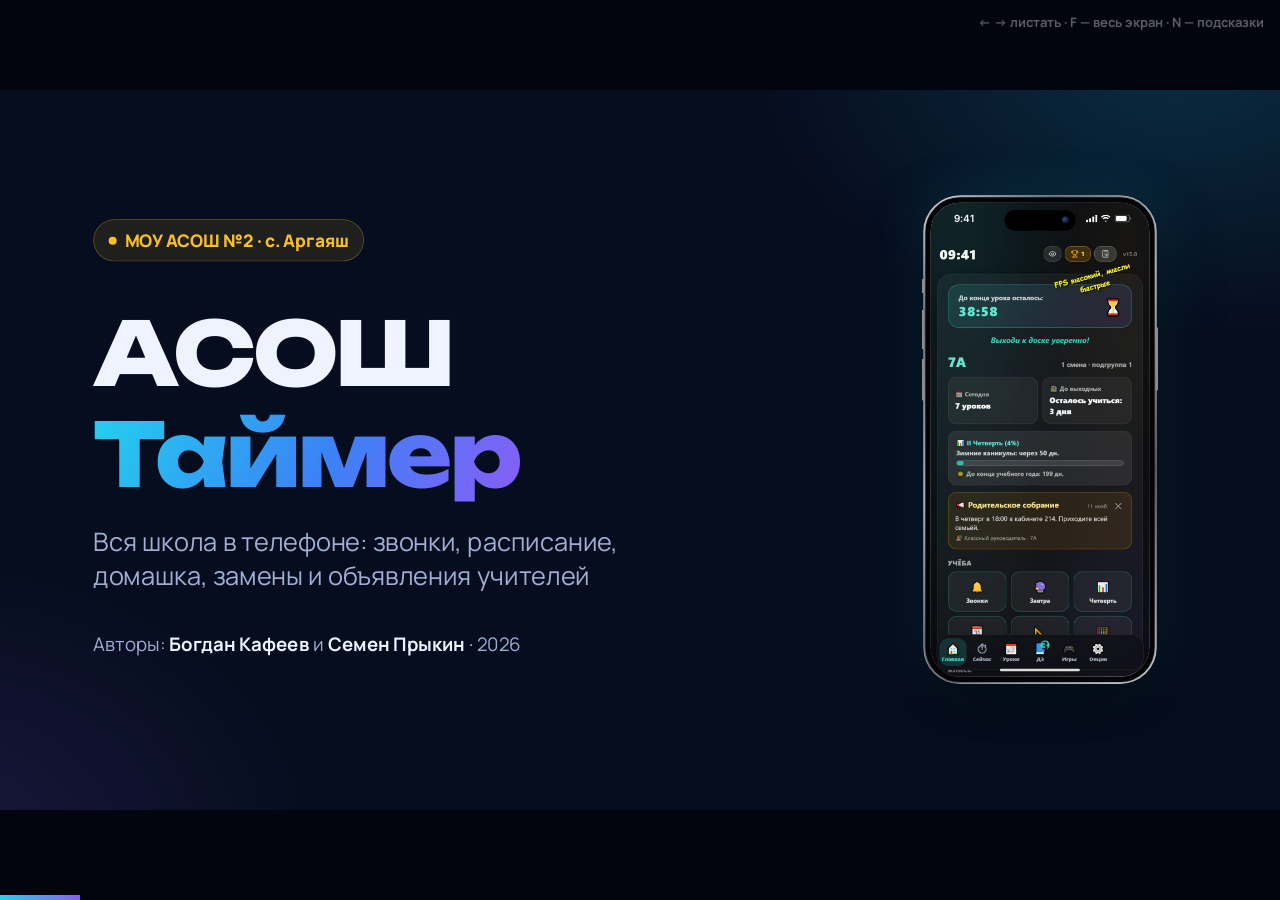
<file: presentation.html>
<!doctype html>
<html lang="ru">
<head>
  <meta charset="UTF-8" />
  <meta name="viewport" content="width=device-width, initial-scale=1.0" />
  <title>АСОШ Таймер — презентация</title>
  <meta name="robots" content="noindex" />
  <link rel="icon" type="image/svg+xml" href="icon.svg" />
  <link rel="preconnect" href="https://fonts.googleapis.com" />
  <link rel="preconnect" href="https://fonts.gstatic.com" crossorigin />
  <link href="https://fonts.googleapis.com/css2?family=Inter:wght@600&family=Manrope:wght@500;600;700;800&family=Unbounded:wght@600;700;800&display=swap" rel="stylesheet" />
  <link rel="stylesheet" href="style.css" />
  <style>
    /* Презентация: слайды 1920×1080 масштабируются под любой экран */
    html, body { height: 100%; overflow: hidden; scroll-behavior: auto; }
    body { background: #02050d; }
    .deck { position: fixed; inset: 0; }
    .stage { position: absolute; left: 50%; top: 50%; width: 1920px; height: 1080px; transform-origin: center center; }
    .slide {
      position: absolute;
      inset: 0;
      padding: 90px 140px 120px;
      overflow: hidden;
      background:
        radial-gradient(900px 600px at 92% -5%, rgba(34, 211, 238, 0.16), transparent 70%),
        radial-gradient(800px 600px at -5% 105%, rgba(139, 92, 246, 0.14), transparent 70%),
        var(--bg);
      opacity: 0;
      visibility: hidden;
      transition: opacity .45s ease, visibility .45s;
      display: flex;
      flex-direction: column;
      justify-content: center;
      font-size: 30px;
    }
    .slide.active { opacity: 1; visibility: visible; }
    .slide .anim { opacity: 0; transform: translateY(24px); transition: opacity .6s ease, transform .6s ease; }
    .slide.active .anim { opacity: 1; transform: none; }
    .slide.active .anim:nth-child(2) { transition-delay: .08s; }
    .slide.active .anim:nth-child(3) { transition-delay: .16s; }
    .slide.active .anim:nth-child(4) { transition-delay: .24s; }

    .s-foot {
      position: absolute;
      left: 140px;
      right: 140px;
      bottom: 54px;
      display: flex;
      justify-content: space-between;
      color: var(--muted);
      font-size: 22px;
      font-weight: 700;
    }
    .s-foot span:first-child { display: flex; align-items: center; gap: 10px; }
    .s-foot img { width: 30px; height: 30px; }

    .kick { margin: 0 0 18px; color: var(--amber); font-size: 24px; font-weight: 800; letter-spacing: .16em; text-transform: uppercase; }
    .kick.cyan { color: var(--cyan); }
    .slide h1 { font-size: 132px; font-weight: 800; letter-spacing: -0.03em; }
    .slide h2 { font-size: 72px; font-weight: 700; letter-spacing: -0.02em; line-height: 1.1; }
    .sub { margin: 28px 0 0; color: var(--muted); font-size: 38px; line-height: 1.35; max-width: 22em; }

    .split { display: grid; grid-template-columns: 1fr 470px; gap: 90px; align-items: center; }
    .split.left { grid-template-columns: 470px 1fr; }
    .phone-wrap { width: 350px; justify-self: center; }
    .phone-wrap .iphone { box-shadow: inset 0 0 0 1px rgba(255,255,255,.35), 0 40px 90px rgba(0,0,0,.55), 0 0 90px rgba(34,211,238,.14); }

    .list { list-style: none; margin: 46px 0 0; padding: 0; display: grid; gap: 18px; }
    .list li {
      display: grid;
      grid-template-columns: 70px 1fr;
      gap: 22px;
      align-items: center;
      padding: 22px 28px;
      border-radius: 24px;
      background: linear-gradient(180deg, rgba(20, 38, 80, 0.75), rgba(15, 29, 61, 0.75));
      border: 1px solid var(--line);
    }
    .list .ic { width: 70px; height: 70px; border-radius: 20px; display: grid; place-items: center; font-size: 36px; background: linear-gradient(135deg, rgba(34,211,238,.2), rgba(139,92,246,.2)); border: 1px solid var(--line); }
    .list b { display: block; font-size: 32px; font-weight: 800; }
    .list span { display: block; color: var(--muted); font-size: 25px; margin-top: 2px; }
    .list li.new { border-color: rgba(251, 191, 36, 0.5); background: linear-gradient(180deg, rgba(251,191,36,.12), rgba(15,29,61,.75)); }
    .tag { display: inline-block; margin-left: 12px; padding: 3px 12px; border-radius: 999px; background: var(--amber); color: #1a1203; font-size: 18px; font-weight: 800; vertical-align: middle; letter-spacing: .04em; }

    .grid2 { display: grid; grid-template-columns: 1fr 1fr; gap: 26px; margin-top: 56px; }
    .qcard { padding: 36px 38px; border-radius: 28px; background: linear-gradient(180deg, rgba(20,38,80,.75), rgba(15,29,61,.75)); border: 1px solid var(--line); }
    .qcard .ic { font-size: 54px; line-height: 1; }
    .qcard b { display: block; font-family: var(--font-head); font-size: 36px; font-weight: 600; margin: 20px 0 10px; }
    .qcard span { color: var(--muted); font-size: 27px; }
    .qcard.amber { background: linear-gradient(180deg, rgba(251,191,36,.12), rgba(251,191,36,.03)); border-color: rgba(251,191,36,.35); }
    .qcard.amber b { color: var(--amber); }

    /* Титул */
    .title-grid { display: grid; grid-template-columns: 1fr 440px; gap: 80px; align-items: center; }
    .badge { display: inline-flex; align-items: center; gap: 12px; padding: 10px 22px; border-radius: 999px; background: rgba(251,191,36,.1); border: 1px solid rgba(251,191,36,.35); color: var(--amber); font-size: 26px; font-weight: 800; }
    .badge::before { content: ''; width: 12px; height: 12px; border-radius: 50%; background: var(--amber); }
    .authors { margin-top: 56px; color: var(--muted); font-size: 28px; }
    .authors b { color: var(--text); }

    /* ТВ */
    .tv { width: 1060px; align-self: center; }
    .tv-screen { border: 18px solid #050507; border-radius: 22px; background: linear-gradient(160deg, #0e1a1d, #0b1016 60%, #15122a); aspect-ratio: 16 / 9; padding: 26px; display: grid; grid-template-columns: 1.4fr 1fr; gap: 18px; box-shadow: 0 0 0 3px #2b2d31, 0 50px 100px rgba(0,0,0,.6), 0 0 90px rgba(34,211,238,.12); font-family: var(--font-body); }
    .tv-stand { width: 220px; height: 26px; margin: 0 auto; background: linear-gradient(#2b2d31, #15161a); border-radius: 0 0 14px 14px; }
    .tv-card { border-radius: 20px; background: rgba(255,255,255,.05); border: 1px solid rgba(255,255,255,.1); padding: 20px; }
    .tv-main { display: flex; flex-direction: column; align-items: center; justify-content: center; text-align: center; }
    .tv-clock { font-size: 150px; font-weight: 800; line-height: 1; font-variant-numeric: tabular-nums; }
    .tv-date { color: var(--muted); font-size: 24px; font-weight: 700; margin-top: 4px; }
    .tv-label { margin-top: 18px; font-size: 24px; font-weight: 700; color: #cfd8ea; }
    .tv-timer { font-size: 96px; font-weight: 800; line-height: 1; color: #5eead4; font-variant-numeric: tabular-nums; }
    .tv-bar { width: 80%; height: 10px; border-radius: 99px; background: rgba(255,255,255,.1); margin: 12px auto 0; overflow: hidden; }
    .tv-bar i { display: block; width: 4%; height: 100%; background: linear-gradient(90deg, #2dd4bf, #3b82f6); }
    .tv-now { margin-top: 12px; font-size: 32px; font-weight: 800; }
    .tv-list h3 { font-family: var(--font-body); font-size: 24px; font-weight: 800; margin-bottom: 10px; }
    .tv-list ol { list-style: none; margin: 0; padding: 0; display: grid; gap: 8px; }
    .tv-list li { display: flex; gap: 12px; align-items: center; padding: 8px 12px; border-radius: 12px; background: rgba(255,255,255,.04); border: 1px solid rgba(255,255,255,.08); font-size: 19px; }
    .tv-list li i { font-style: normal; width: 30px; height: 30px; border-radius: 9px; display: grid; place-items: center; border: 1px solid rgba(251,191,36,.5); color: var(--amber); font-weight: 800; font-size: 16px; flex: none; }
    .tv-list li b { flex: 1; }
    .tv-list li span { color: var(--muted); font-variant-numeric: tabular-nums; }
    .tv-list li.cur { border-color: #2dd4bf; background: rgba(45,212,191,.1); }
    .tv-list li.cur i { background: var(--amber); color: #1a1203; }

    /* Темы */
    .themes3 { display: flex; justify-content: center; align-items: center; gap: 0; }
    .themes3 .iphone { width: 330px; }
    .themes3 .l { transform: rotate(-7deg) translate(60px, 30px); }
    .themes3 .m { z-index: 2; transform: translateY(-10px); }
    .themes3 .r { transform: rotate(7deg) translate(-60px, 30px); }

    /* Цифры */
    .nums { display: grid; grid-template-columns: repeat(3, 1fr); gap: 26px; margin-top: 60px; }
    .num-card { padding: 40px; border-radius: 28px; background: linear-gradient(180deg, rgba(20,38,80,.75), rgba(15,29,61,.75)); border: 1px solid var(--line); }
    .num-card b { display: block; font-family: var(--font-head); font-size: 96px; font-weight: 800; line-height: 1; background: linear-gradient(135deg, #fff, var(--cyan)); -webkit-background-clip: text; background-clip: text; color: transparent; }
    .num-card span { display: block; margin-top: 12px; color: var(--muted); font-size: 28px; font-weight: 700; }

    /* QR */
    .qr-grid { display: grid; grid-template-columns: 1fr 470px; gap: 90px; align-items: center; }
    .steps-big { list-style: none; margin: 46px 0 0; padding: 0; display: grid; gap: 18px; counter-reset: s; }
    .steps-big li { display: grid; grid-template-columns: 64px 1fr; gap: 22px; align-items: center; padding: 22px 28px; border-radius: 24px; background: rgba(15,29,61,.75); border: 1px solid var(--line); }
    .steps-big li::before { counter-increment: s; content: counter(s); width: 64px; height: 64px; border-radius: 50%; display: grid; place-items: center; background: linear-gradient(135deg, var(--cyan), var(--blue)); color: #04101f; font-family: var(--font-head); font-size: 30px; font-weight: 800; }
    .steps-big b { display: block; font-size: 32px; }
    .steps-big span { color: var(--muted); font-size: 25px; }
    .qr-big { padding: 34px; border-radius: 36px; background: #fff; text-align: center; box-shadow: 0 0 120px rgba(34,211,238,.25); }
    .qr-big img { width: 400px; height: 400px; display: block; }
    .qr-big p { margin: 18px 0 0; color: #04101f; font-weight: 800; font-size: 26px; }
    .url { margin-top: 34px; font-family: ui-monospace, Consolas, monospace; font-size: 27px; color: var(--cyan); }

    .center { text-align: center; align-items: center; }
    .center h1 { font-size: 150px; }

    /* Подсказки докладчика (клавиша N) */
    .notes {
      position: fixed; left: 0; right: 0; bottom: 0; z-index: 20;
      padding: 18px 28px 22px; background: rgba(2, 5, 13, .94); border-top: 1px solid var(--line-strong);
      color: var(--text); font-size: 20px; line-height: 1.5; display: none;
    }
    .notes.on { display: block; }
    .notes-head { display: flex; gap: 24px; color: var(--muted); font-size: 15px; font-weight: 700; margin-bottom: 6px; }
    .notes-head b { color: var(--amber); }
    .progress { position: fixed; left: 0; bottom: 0; height: 5px; background: linear-gradient(90deg, var(--cyan), var(--violet)); z-index: 21; transition: width .3s ease; }
    .hint { position: fixed; right: 16px; top: 12px; z-index: 22; color: rgba(255,255,255,.35); font-size: 13px; font-weight: 700; transition: opacity 1s; }

    @media print {
      @page { size: 1920px 1080px; margin: 0; }
      html, body { height: auto; overflow: visible; background: var(--bg); }
      .deck { position: static; display: block; }
      .stage { position: static; transform: none !important; width: auto; height: auto; }
      .slide { position: relative; width: 1920px; height: 1080px; opacity: 1; visibility: visible; page-break-after: always; break-after: page; }
      .slide .anim { opacity: 1; transform: none; }
      .notes, .progress, .hint { display: none !important; }
      * { -webkit-print-color-adjust: exact; print-color-adjust: exact; }
    }
  </style>
</head>
<body>
  <div class="deck"><div class="stage" id="stage">

    <!-- 1 -->
    <section class="slide" data-notes="Здравствуйте! Меня зовут Богдан Кафеев. Вместе с Семеном Прыкиным мы сделали приложение «АСОШ Таймер». Это бесплатный помощник для учеников и учителей АСОШ №2: в одном месте звонки, расписание, домашние задания, замены, объявления и чат класса. Сейчас расскажем, зачем мы его сделали и что оно умеет.">
      <div class="title-grid">
        <div>
          <p class="badge anim">МОУ АСОШ №2 · с. Аргаяш</p>
          <h1 class="anim" style="margin-top:36px">АСОШ <span class="accent">Таймер</span></h1>
          <p class="sub anim">Вся школа в телефоне: звонки, расписание, домашка, замены и объявления учителей</p>
          <p class="authors anim">Авторы: <b>Богдан Кафеев</b> и <b>Семен Прыкин</b> · 2026</p>
        </div>
        <div class="phone-wrap anim"><div class="iphone"><img src="img/screen-main.jpg" alt="Главный экран приложения" width="393" height="852" /></div></div>
      </div>
    </section>

    <!-- 2 -->
    <section class="slide" data-notes="Начнём с проблемы. Каждый день на переменах мы слышим одни и те же вопросы: «Какой следующий урок?», «Сколько до звонка?», «Что задали?», «Есть ли замены?». Расписание лежит на фотографиях в разных чатах, домашку записывают где попало, а про замены узнают уже у закрытого кабинета. Мы подумали: почему бы не собрать все ответы в одном месте?">
      <p class="kick anim">Проблема</p>
      <h2 class="anim">Четыре вопроса на каждой перемене</h2>
      <div class="grid2 anim">
        <div class="qcard"><div class="ic">❓</div><b>«Какой следующий урок?»</b><span>Расписание теряется в чатах и на фотографиях.</span></div>
        <div class="qcard"><div class="ic">⏰</div><b>«Сколько до звонка?»</b><span>Две смены, сокращённые дни — легко запутаться.</span></div>
        <div class="qcard"><div class="ic">📝</div><b>«Что задали?»</b><span>Домашка записана где попало или не записана вовсе.</span></div>
        <div class="qcard"><div class="ic">🔁</div><b>«Есть ли замены?»</b><span>Об изменениях узнают уже у закрытого кабинета.</span></div>
      </div>
    </section>

    <!-- 3 -->
    <section class="slide" data-notes="Так появился «АСОШ Таймер». Открываешь — и сразу видно, какой урок идёт и сколько минут до звонка. Приложение полностью бесплатное и без рекламы. Оно открывается по ссылке на телефоне или компьютере, а для Android есть отдельное приложение. И что важно для нашего села: оно работает даже без интернета.">
      <div class="split">
        <div>
          <p class="kick anim">Решение</p>
          <h2 class="anim">Одно приложение вместо десятка чатов</h2>
          <ul class="list anim">
            <li><span class="ic">⏱</span><div><b>Таймер до звонка</b><span>Видно, какой урок идёт и сколько осталось.</span></div></li>
            <li><span class="ic">🆓</span><div><b>Бесплатно и без рекламы</b><span>Никаких подписок и платных функций.</span></div></li>
            <li><span class="ic">📱</span><div><b>Android, iPhone, компьютер</b><span>По ссылке в браузере или как приложение.</span></div></li>
            <li><span class="ic">📶</span><div><b>Работает без интернета</b><span>Расписание, таймер и ДЗ — даже без связи.</span></div></li>
          </ul>
        </div>
        <div class="phone-wrap anim"><div class="iphone"><img src="img/theme-space.jpg" alt="Главный экран в теме «Космос»" width="393" height="852" /></div></div>
      </div>
    </section>

    <!-- 4 -->
    <section class="slide" data-notes="В приложении есть расписание классов с пятого по одиннадцатый, для обеих смен и подгрупп. За пять минут до урока оно напомнит, какой урок следующий, а за две минуты — что скоро звонок. Можно посмотреть уроки на сегодня, на завтра и на всю неделю. А ещё приложение знает про выходные, каникулы и праздники: в эти дни оно не звенит и показывает, сколько дней осталось отдыхать.">
      <div class="split left">
        <div class="phone-wrap anim"><div class="iphone"><img src="img/screen-lessons.jpg" alt="Уроки на сегодня" width="393" height="852" /></div></div>
        <div>
          <p class="kick anim">Каждый день</p>
          <h2 class="anim">Звонки и расписание</h2>
          <ul class="list anim">
            <li><span class="ic">🏫</span><div><b>Классы с 5-го по 11-й</b><span>Обе смены и подгруппы.</span></div></li>
            <li><span class="ic">🔔</span><div><b>Напоминания</b><span>За 5 минут до урока и за 2 минуты до звонка.</span></div></li>
            <li><span class="ic">📅</span><div><b>Сегодня, завтра, неделя</b><span>Сокращённые дни тоже учитываются.</span></div></li>
            <li class="new"><span class="ic">🏖️</span><div><b>Каникулы и праздники <i class="tag">НОВОЕ</i></b><span>Не звенит в выходные и считает дни до учёбы.</span></div></li>
          </ul>
        </div>
      </div>
    </section>

    <!-- 5 -->
    <section class="slide" data-notes="Теперь про учёбу. Домашку можно записать по предметам и даже сфотографировать доску. А главное — ей можно поделиться с классом: один записал, и все одноклассники увидели. Так же работают замены: кто-то из класса добавил замену — и она сразу появилась в расписании у всех. А вечером приложение подскажет, какие учебники положить в портфель на завтра.">
      <div class="split">
        <div>
          <p class="kick anim">Учёба</p>
          <h2 class="anim">Домашка и замены — для всего класса</h2>
          <ul class="list anim">
            <li><span class="ic">📘</span><div><b>Дневник ДЗ</b><span>По предметам, с фото доски, отметка «сделано».</span></div></li>
            <li><span class="ic">👥</span><div><b>Общее ДЗ класса</b><span>Один записал — увидели все одноклассники.</span></div></li>
            <li><span class="ic">🔁</span><div><b>Замены уроков</b><span>Отметил замену — она сразу у всего класса.</span></div></li>
            <li><span class="ic">🎒</span><div><b>Портфель на завтра</b><span>Список учебников по расписанию.</span></div></li>
          </ul>
        </div>
        <div class="phone-wrap anim"><div class="iphone"><img src="img/screen-homework.jpg" alt="Домашние задания" width="393" height="852" /></div></div>
      </div>
    </section>

    <!-- 6 -->
    <section class="slide" data-notes="Для тех, кто следит за оценками, есть калькулятор оценок: вводишь оценки, и он показывает, сколько пятёрок нужно, чтобы выйти на нужную оценку за четверть. В календаре — каникулы, праздники, контрольные от учителей и свои события, а ещё обратный отсчёт до конца учебного года. И шпаргалки с формулами по математике, физике и химии.">
      <div class="split left">
        <div class="phone-wrap anim"><div class="iphone"><img src="img/screen-calendar.jpg" alt="Календарь с контрольными и каникулами" width="393" height="852" /></div></div>
        <div>
          <p class="kick anim">Успеваемость</p>
          <h2 class="anim">Оценки, четверть, календарь</h2>
          <ul class="list anim">
            <li><span class="ic">🧮</span><div><b>Калькулятор оценок</b><span>Сколько пятёрок нужно до нужной оценки.</span></div></li>
            <li><span class="ic">📊</span><div><b>Четверть</b><span>Сколько пройдено и сколько дней до каникул.</span></div></li>
            <li><span class="ic">🗓</span><div><b>Календарь</b><span>Каникулы, праздники, контрольные от учителей.</span></div></li>
            <li><span class="ic">📐</span><div><b>Формулы</b><span>Шпаргалки по математике, физике и химии.</span></div></li>
          </ul>
        </div>
      </div>
    </section>

    <!-- 7 -->
    <section class="slide" data-notes="Новое в этой версии — кабинет учителя. Учитель входит по личному одноразовому коду и может написать объявление классу или всей школе — оно появится прямо на главном экране у учеников. Контрольные и мероприятия сразу попадают в календарь, а домашка от учителя выделяется и стоит в списке первой. Код одноразовый, поэтому войти им на чужом телефоне нельзя.">
      <p class="kick anim">Новое · для учителей</p>
      <h2 class="anim">Кабинет учителя</h2>
      <p class="sub anim" style="margin-top:20px">Вход по личному одноразовому коду — и сообщение сразу у всего класса или всей школы.</p>
      <div class="grid2 anim" style="grid-template-columns:repeat(4,1fr);margin-top:50px">
        <div class="qcard amber"><div class="ic">📢</div><b>Объявления</b><span>На главном экране у учеников.</span></div>
        <div class="qcard amber"><div class="ic">🗓️</div><b>События</b><span>Сразу в календаре класса.</span></div>
        <div class="qcard amber"><div class="ic">📘</div><b>ДЗ классу</b><span>Выделено и стоит первым.</span></div>
        <div class="qcard amber"><div class="ic">🔐</div><b>Одноразовый код</b><span>На втором телефоне не сработает.</span></div>
      </div>
    </section>

    <!-- 8 -->
    <section class="slide" data-notes="Мы подумали и о школе в целом. Есть режим для телевизора или проектора: крупные часы, текущий урок и сколько осталось до звонка. Его можно включить в холле или в кабинете — экран не гаснет сам и работает весь день. Включается в один клик: Главная, «Экран для ТВ», «Во весь экран».">
      <p class="kick anim">Для школы</p>
      <h2 class="anim">Экран для телевизора в холле</h2>
      <div class="tv anim" style="margin-top:46px">
        <div class="tv-screen">
          <div class="tv-card tv-main">
            <div class="tv-clock">9:41</div>
            <div class="tv-date">Среда, 11 ноября</div>
            <div class="tv-label">До звонка с урока</div>
            <div class="tv-timer">38:59</div>
            <div class="tv-bar"><i></i></div>
            <div class="tv-now">Литература</div>
          </div>
          <div class="tv-card tv-list">
            <h3>Уроки сегодня · 7А</h3>
            <ol>
              <li><i>1</i><b>Математика</b><span>08:00</span></li>
              <li><i>2</i><b>Биология</b><span>08:50</span></li>
              <li class="cur"><i>3</i><b>Литература</b><span>09:40</span></li>
              <li><i>4</i><b>Иностранный язык</b><span>10:35</span></li>
              <li><i>5</i><b>Математика</b><span>11:30</span></li>
              <li><i>6</i><b>Технология</b><span>12:20</span></li>
            </ol>
          </div>
        </div>
        <div class="tv-stand"></div>
      </div>
    </section>

    <!-- 9 -->
    <section class="slide" data-notes="Каждый может настроить приложение под себя: в нём двадцать четыре темы оформления. И это не просто другой цвет — меняются фон, форма карточек, шрифты и анимации. Тетрадь в клетку, космос со звёздами, цветущая сакура и другие. А можно включить режим, когда тема сама подстраивается под телефон: днём светлая, ночью тёмная.">
      <div class="split" style="grid-template-columns:1fr 900px">
        <div>
          <p class="kick anim">Оформление</p>
          <h2 class="anim">24 темы —<br />не только цвет</h2>
          <p class="sub anim">Меняются фон, карточки, шрифт и анимации. Или тема сама подстраивается под телефон.</p>
        </div>
        <div class="themes3 anim">
          <div class="iphone is-light l"><img src="img/theme-notebook.jpg" alt="Тема «Тетрадь в клетку»" width="393" height="852" /></div>
          <div class="iphone m"><img src="img/screen-themes.jpg" alt="Выбор темы" width="393" height="852" /></div>
          <div class="iphone is-light r"><img src="img/theme-blossom.jpg" alt="Тема «Цветущая вишня»" width="393" height="852" /></div>
        </div>
      </div>
    </section>

    <!-- 10 -->
    <section class="slide" data-notes="Чтобы приложением было интересно пользоваться, мы добавили шестнадцать достижений — за каждое есть подсказка, как его получить. Есть восемь мини-игр на перемену. Но важно: во время урока игры автоматически закрываются, так что приложение не отвлекает от учёбы. А для домашки есть таймер Помодоро и фоновые звуки для концентрации.">
      <p class="kick anim">Мотивация</p>
      <h2 class="anim">Достижения и игры на перемену</h2>
      <div class="grid2 anim">
        <div class="qcard"><div class="ic">🏆</div><b>16 достижений</b><span>С подсказками, как получить каждое.</span></div>
        <div class="qcard"><div class="ic">🎮</div><b>8 мини-игр</b><span>Змейка, дуэль, память, реакция и другие.</span></div>
        <div class="qcard"><div class="ic">🚫</div><b>На уроке игры закрыты</b><span>Приложение не отвлекает от занятий.</span></div>
        <div class="qcard"><div class="ic">🍅</div><b>Помодоро и фокус-звуки</b><span>Чтобы делать уроки без отвлечений.</span></div>
      </div>
    </section>

    <!-- 11 -->
    <section class="slide" data-notes="Отдельно мы позаботились о безопасности. Приложение не просит ни почту, ни номер телефона. Чат класса открывается только по секретному коду, который выдаёт классный руководитель, — посторонние туда не попадут. Если кода нет, можно войти гостем и пользоваться всем, кроме чата. Можно поставить PIN-код, а при смене телефона — перенести все данные по QR-коду.">
      <p class="kick anim">Безопасность</p>
      <h2 class="anim">Данные под защитой</h2>
      <div class="grid2 anim">
        <div class="qcard"><div class="ic">🔑</div><b>Чат по коду класса</b><span>Коды выдают классные руководители.</span></div>
        <div class="qcard"><div class="ic">👀</div><b>Гостевой вход</b><span>Всё без кода — кроме чата класса.</span></div>
        <div class="qcard"><div class="ic">📱</div><b>Данные на телефоне</b><span>Без почты, номера телефона и паролей.</span></div>
        <div class="qcard"><div class="ic">🔒</div><b>PIN-код и QR-перенос</b><span>Пароль на вход и переезд на новый телефон.</span></div>
      </div>
    </section>

    <!-- 12 -->
    <section class="slide" data-notes="Немного цифр. Двадцать четыре темы оформления, шестнадцать достижений и восемь мини-игр. Приложение для Android весит всего три и шесть десятых мегабайта. Для учеников и учителей всё бесплатно. И всё это сделали два человека.">
      <p class="kick anim">В цифрах</p>
      <h2 class="anim">Что уже сделано</h2>
      <div class="nums anim">
        <div class="num-card"><b>24</b><span>темы оформления</span></div>
        <div class="num-card"><b>16</b><span>достижений</span></div>
        <div class="num-card"><b>8</b><span>мини-игр</span></div>
        <div class="num-card"><b>3,6 МБ</b><span>приложение для Android</span></div>
        <div class="num-card"><b>0 ₽</b><span>для учеников и учителей</span></div>
        <div class="num-card"><b>2</b><span>автора</span></div>
      </div>
    </section>

    <!-- 13 -->
    <section class="slide" data-notes="Мы делали приложение на тех же технологиях, что и большие современные сервисы: React и TypeScript для интерфейса и Firebase для чата и общих данных класса. Сайт размещён на GitHub Pages: после каждого нашего изменения он обновляется сам, и так же автоматически собирается приложение для Android.">
      <p class="kick anim">Как мы делали</p>
      <h2 class="anim">Настоящие технологии</h2>
      <div class="grid2 anim">
        <div class="qcard"><div class="ic">⚛️</div><b>React + TypeScript</b><span>Как в больших современных сервисах.</span></div>
        <div class="qcard"><div class="ic">🔥</div><b>Firebase</b><span>Чат, общее ДЗ, замены и объявления в реальном времени.</span></div>
        <div class="qcard"><div class="ic">🌐</div><b>GitHub Pages</b><span>Сайт обновляется сам после каждого изменения.</span></div>
        <div class="qcard"><div class="ic">📦</div><b>Android-APK</b><span>Собирается автоматически и подписан нашим ключом.</span></div>
      </div>
    </section>

    <!-- 14 -->
    <section class="slide" data-notes="У нас есть планы на будущее. Мы хотим подключить другие школы района — АСОШ №1 и Краснооктябрьскую. Ещё хотим выложить приложение в RuStore и Google Play и добавить расписание для всех классов школы. И конечно, будем добавлять то, о чём попросят ученики и учителя.">
      <p class="kick anim">Планы</p>
      <h2 class="anim">Что дальше</h2>
      <div class="grid2 anim">
        <div class="qcard"><div class="ic">🏫</div><b>Другие школы района</b><span>АСОШ №1 и Краснооктябрьская.</span></div>
        <div class="qcard"><div class="ic">🛒</div><b>RuStore и Google Play</b><span>Установка из магазина приложений.</span></div>
        <div class="qcard"><div class="ic">📅</div><b>Расписание всех классов</b><span>Добавим классы, которых пока нет.</span></div>
        <div class="qcard"><div class="ic">💡</div><b>Ваши идеи</b><span>Добавим то, что попросят ученики и учителя.</span></div>
      </div>
    </section>

    <!-- 15 -->
    <section class="slide" data-notes="Попробовать можно прямо сейчас: наведите камеру телефона на QR-код на экране. Откроется сайт приложения: на Android можно сразу скачать APK, а на iPhone и компьютере — открыть приложение в браузере. Дальше введите имя и код своего класса или войдите гостем. Код класса можно получить у классного руководителя. (Держи этот слайд подольше.)">
      <div class="qr-grid">
        <div>
          <p class="kick cyan anim">Попробуйте</p>
          <h2 class="anim">Наведите камеру на QR-код</h2>
          <ol class="steps-big anim">
            <li><div><b>Откройте сайт</b><span>Камерой телефона по QR-коду.</span></div></li>
            <li><div><b>Скачайте APK или откройте в браузере</b><span>APK — для Android, браузер — для iPhone и компьютера.</span></div></li>
            <li><div><b>Введите имя и код класса</b><span>Или войдите гостем.</span></div></li>
          </ol>
          <p class="url anim">kafeevbogdan347-ui.github.io/asosh-timer-site</p>
        </div>
        <div class="qr-big anim"><img src="img/qr-download.svg" alt="QR-код на сайт приложения" width="400" height="400" /><p>Сайт и APK</p></div>
      </div>
    </section>

    <!-- 16 -->
    <section class="slide center" data-notes="Спасибо за внимание! Будем рады ответить на ваши вопросы.">
      <h1 class="anim">Спасибо! <span class="accent">Вопросы?</span></h1>
      <p class="sub anim" style="margin:30px auto 0">АСОШ Таймер — бесплатно для всех учеников и учителей</p>
      <div class="qr-big anim" style="width:330px;margin:50px auto 0;padding:24px"><img src="img/qr-download.svg" alt="QR-код на сайт приложения" style="width:280px;height:280px;margin:0 auto" /><p style="font-size:22px">Сайт и APK</p></div>
    </section>

  </div></div>

  <div class="progress" id="progress"></div>
  <div class="hint" id="hint">← → листать · F — весь экран · N — подсказки</div>
  <div class="notes" id="notes"><div class="notes-head"><b id="n-count"></b><span id="n-time"></span><span id="n-next"></span></div><div id="n-text"></div></div>

  <script>
    const slides = [...document.querySelectorAll('.slide')];
    const stage = document.getElementById('stage');
    const total = slides.length;

    // Номер и логотип внизу каждого слайда, кроме первого и последнего
    slides.forEach((s, i) => {
      if (i === 0 || i === total - 1) return;
      s.insertAdjacentHTML('beforeend', `<div class="s-foot"><span><img src="icon.svg" alt="" />АСОШ Таймер</span><span>${i + 1} / ${total}</span></div>`);
    });

    // Детали iPhone поверх скриншотов (как на сайте)
    const ICONS =
      '<svg viewBox="0 0 18 12" aria-hidden="true"><rect x="0" y="8" width="3" height="4" rx="1" fill="currentColor"/><rect x="5" y="5.5" width="3" height="6.5" rx="1" fill="currentColor"/><rect x="10" y="3" width="3" height="9" rx="1" fill="currentColor"/><rect x="15" y="0" width="3" height="12" rx="1" fill="currentColor"/></svg>' +
      '<svg viewBox="0 0 16 12" aria-hidden="true"><path fill="currentColor" d="M8 2.2c2.4 0 4.6.9 6.3 2.5l1.3-1.3A10.8 10.8 0 0 0 8 .3 10.8 10.8 0 0 0 .4 3.4l1.3 1.3A9 9 0 0 1 8 2.2zm0 3.7c1.4 0 2.7.5 3.7 1.4L13 6a7.3 7.3 0 0 0-10 0l1.3 1.3c1-.9 2.3-1.4 3.7-1.4zm0 3.6c-.6 0-1.2.2-1.6.6L8 11.7l1.6-1.6c-.4-.4-1-.6-1.6-.6z"/></svg>' +
      '<svg viewBox="0 0 27 12" aria-hidden="true"><rect x=".5" y=".5" width="23" height="11" rx="3.2" fill="none" stroke="currentColor" opacity=".45"/><rect x="2" y="2" width="17" height="8" rx="2" fill="currentColor"/><path d="M25 4v4c.8-.3 1.3-1.1 1.3-2S25.8 4.3 25 4z" fill="currentColor" opacity=".5"/></svg>';
    document.querySelectorAll('.iphone').forEach((el) => {
      el.insertAdjacentHTML('beforeend', `<i class="island"></i><div class="sb"><span>9:41</span><span class="sb-icons">${ICONS}</span></div><i class="home-bar"></i>`);
    });

    // Масштаб сцены под окно, с полями по краям
    function fit() {
      const k = Math.min(innerWidth / 1920, innerHeight / 1080);
      stage.style.transform = `translate(-50%, -50%) scale(${k})`;
    }
    addEventListener('resize', fit);
    fit();

    let cur = 0;
    const startedAt = Date.now();
    const notesEl = document.getElementById('notes');
    function show(i) {
      cur = Math.max(0, Math.min(total - 1, i));
      slides.forEach((s, k) => s.classList.toggle('active', k === cur));
      document.getElementById('progress').style.width = `${((cur + 1) / total) * 100}%`;
      document.getElementById('n-count').textContent = `Слайд ${cur + 1} из ${total}`;
      const next = slides[cur + 1]?.querySelector('h1, h2');
      document.getElementById('n-next').textContent = next ? `Дальше: ${next.textContent.replace(/\s+/g, ' ').trim()}` : 'Последний слайд';
      document.getElementById('n-text').textContent = slides[cur].dataset.notes || '';
      history.replaceState(null, '', `#${cur + 1}`);
    }
    setInterval(() => {
      const s = Math.floor((Date.now() - startedAt) / 1000);
      document.getElementById('n-time').textContent = `⏱ ${Math.floor(s / 60)}:${String(s % 60).padStart(2, '0')}`;
    }, 1000);

    addEventListener('keydown', (e) => {
      const k = e.key;
      if (['ArrowRight', 'ArrowDown', 'PageDown', ' ', 'Enter'].includes(k)) { e.preventDefault(); show(cur + 1); }
      else if (['ArrowLeft', 'ArrowUp', 'PageUp', 'Backspace'].includes(k)) { e.preventDefault(); show(cur - 1); }
      else if (k === 'Home') show(0);
      else if (k === 'End') show(total - 1);
      else if (k === 'f' || k === 'F' || k === 'а' || k === 'А') {
        if (document.fullscreenElement) document.exitFullscreen();
        else document.documentElement.requestFullscreen?.().catch(() => {});
      } else if (k === 'n' || k === 'N' || k === 'т' || k === 'Т') notesEl.classList.toggle('on');
    });
    // Клик по правой части — дальше, по левой — назад; на телефоне — свайп
    document.querySelector('.deck').addEventListener('click', (e) => show(cur + (e.clientX > innerWidth / 3 ? 1 : -1)));
    let tx = null;
    addEventListener('touchstart', (e) => (tx = e.touches[0].clientX), { passive: true });
    addEventListener('touchend', (e) => {
      if (tx === null) return;
      const dx = e.changedTouches[0].clientX - tx;
      if (Math.abs(dx) > 40) show(cur + (dx < 0 ? 1 : -1));
      tx = null;
    });

    setTimeout(() => (document.getElementById('hint').style.opacity = '0'), 4000);
    show((parseInt(location.hash.slice(1), 10) || 1) - 1);
  </script>
</body>
</html>
</file>
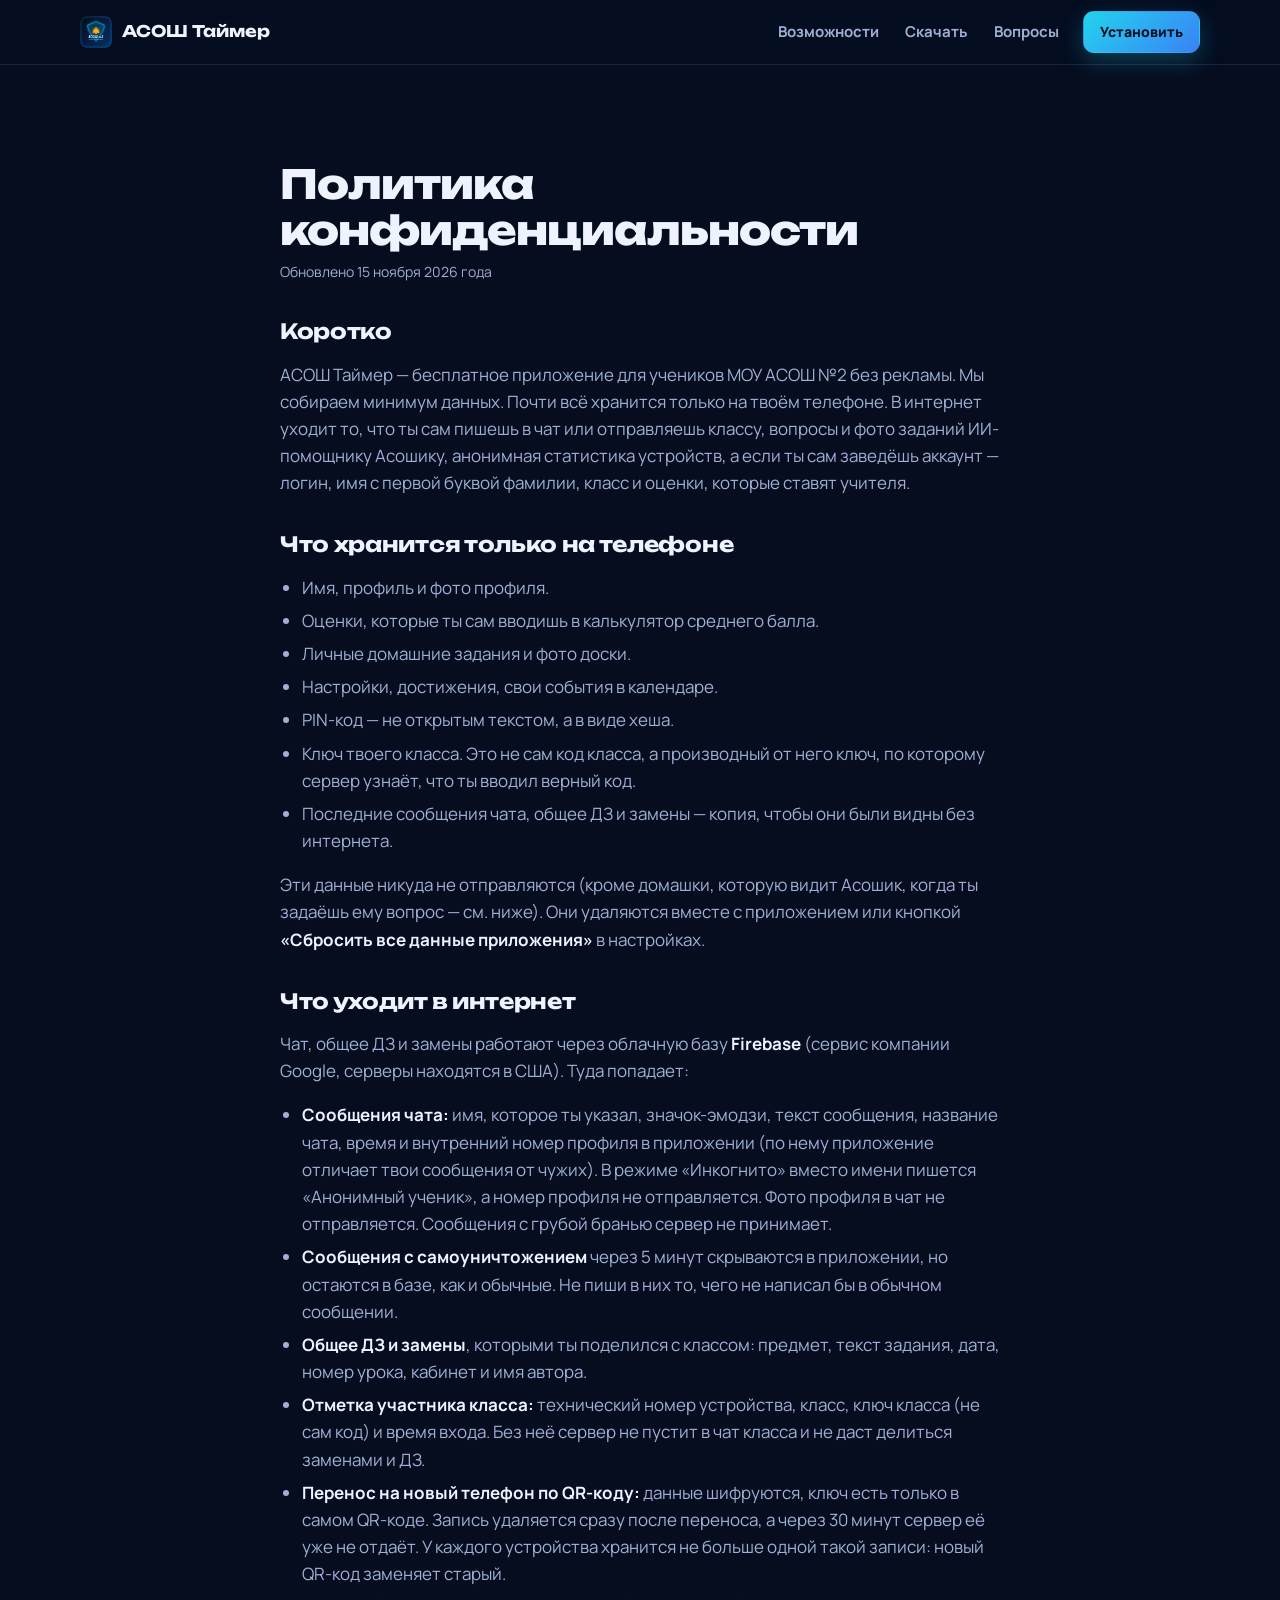
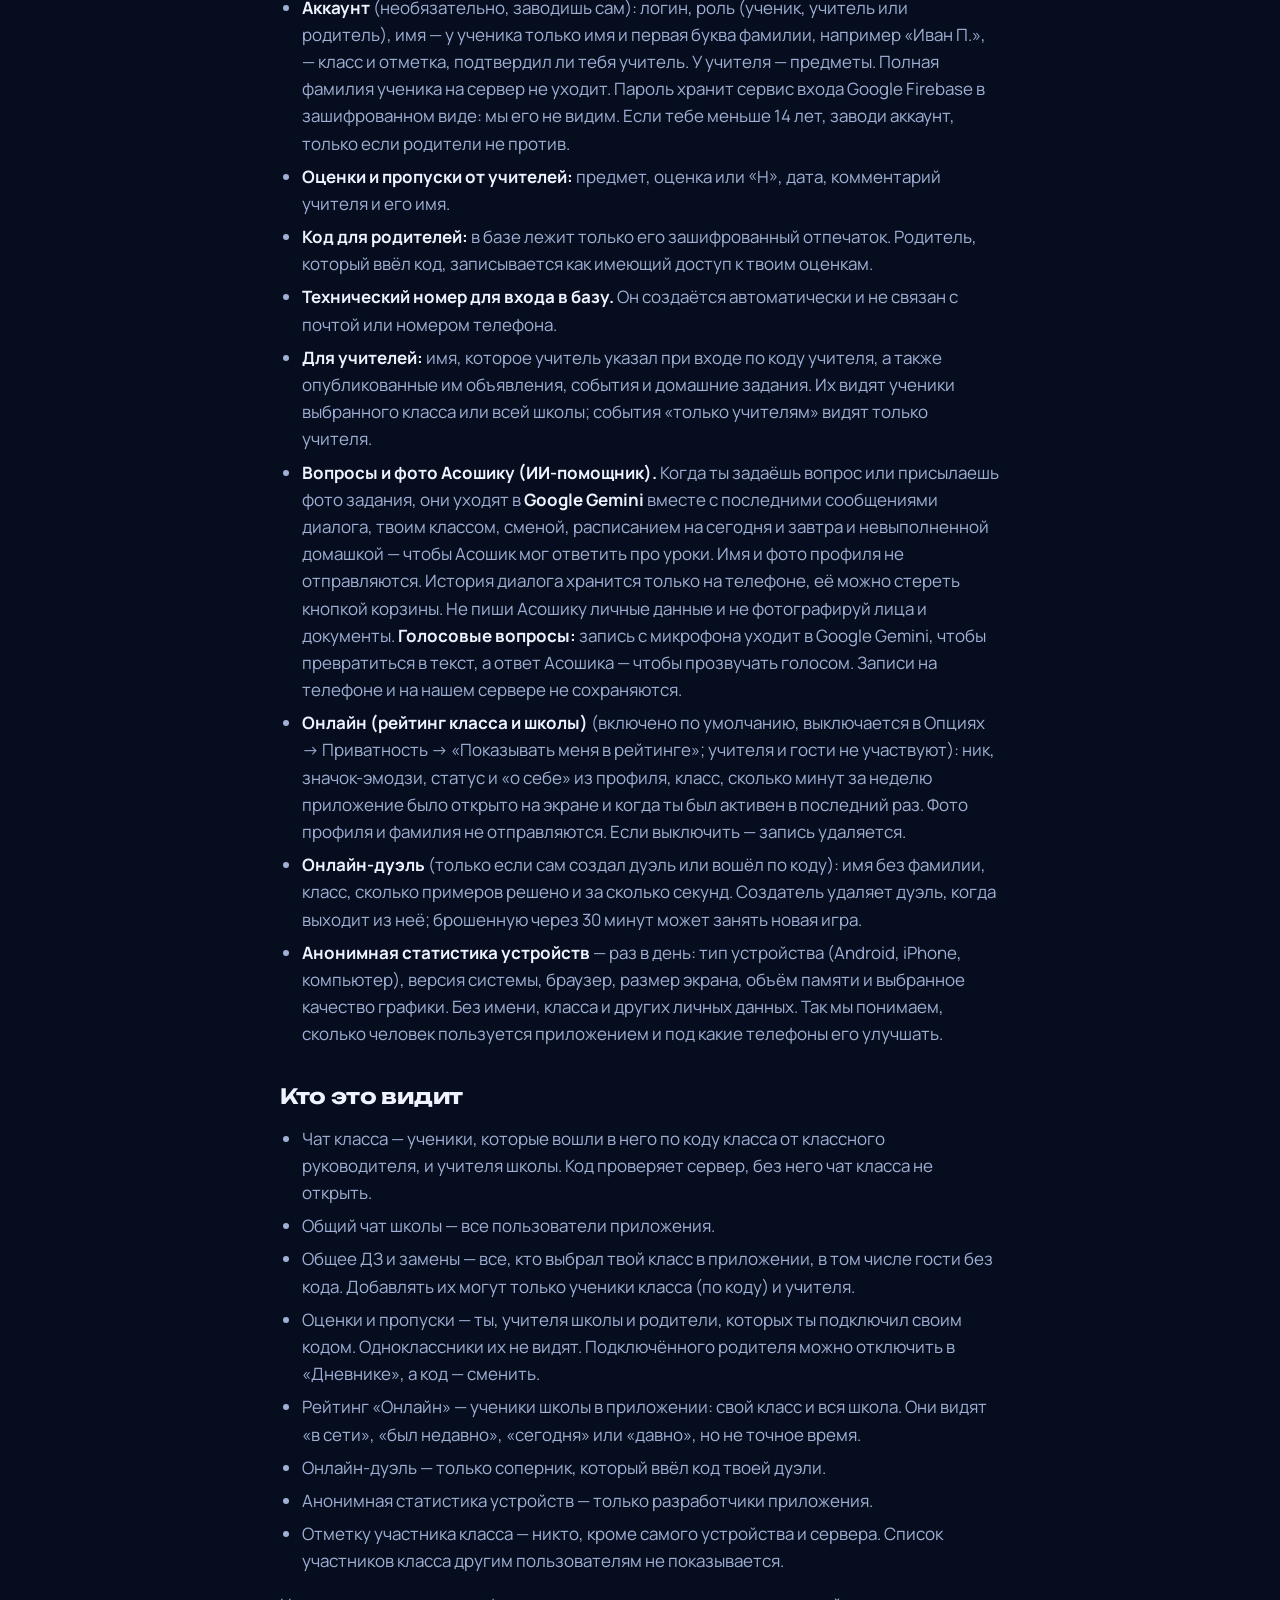
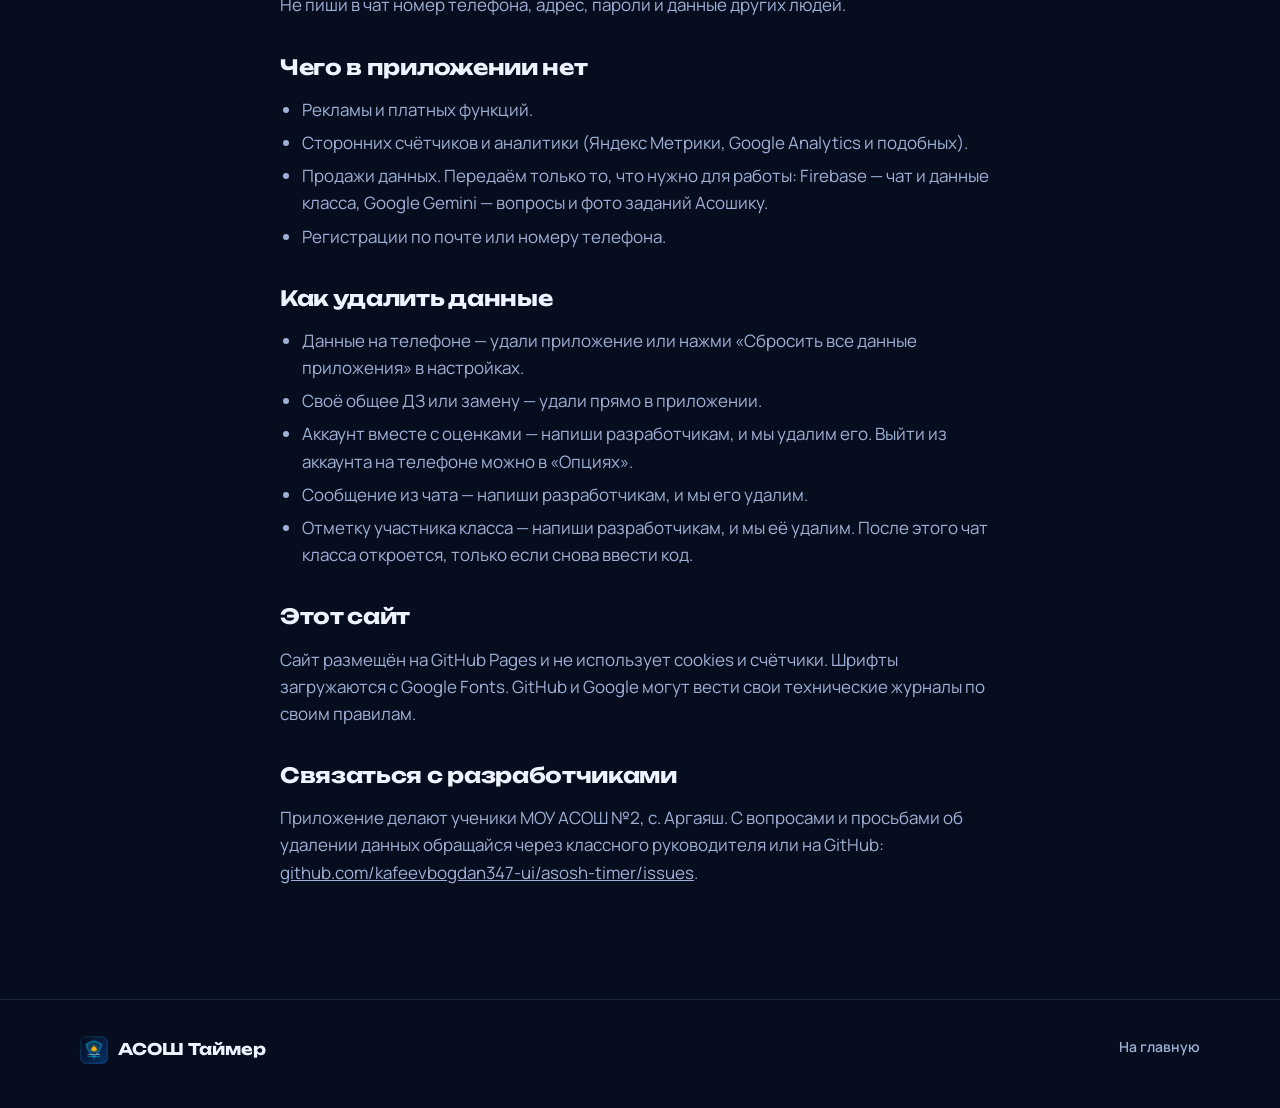
<file: privacy.html>
<!doctype html>
<html lang="ru">
<head>
  <meta charset="UTF-8" />
  <meta name="viewport" content="width=device-width, initial-scale=1.0" />
  <title>Политика конфиденциальности — АСОШ Таймер</title>
  <meta name="description" content="Какие данные хранит приложение АСОШ Таймер, что уходит в интернет и как это удалить." />
  <link rel="canonical" href="https://kafeevbogdan347-ui.github.io/asosh-timer-site/privacy.html" />
  <meta name="theme-color" content="#060d1f" />
  <link rel="icon" type="image/svg+xml" href="icon.svg" />
  <link rel="preconnect" href="https://fonts.googleapis.com" />
  <link rel="preconnect" href="https://fonts.gstatic.com" crossorigin />
  <link href="https://fonts.googleapis.com/css2?family=Manrope:wght@400;500;600;700&family=Unbounded:wght@600;700;800&display=swap" rel="stylesheet" />
  <link rel="stylesheet" href="style.css" />
</head>
<body>
  <header class="nav">
    <div class="wrap nav-inner">
      <a class="brand" href="./">
        <img src="icon.svg" alt="" width="32" height="32" />
        <span>АСОШ Таймер</span>
      </a>
      <nav class="nav-links" aria-label="Разделы">
        <a href="./#features">Возможности</a>
        <a href="./#download">Скачать</a>
        <a href="./#faq">Вопросы</a>
      </nav>
      <a class="btn btn-small" href="./#download">Установить</a>
    </div>
  </header>

  <main class="section">
    <article class="wrap policy">
      <h1>Политика конфиденциальности</h1>
      <p class="updated">Обновлено 15 ноября 2026 года</p>

      <h2>Коротко</h2>
      <p>
        АСОШ Таймер — бесплатное приложение для учеников МОУ АСОШ №2 без рекламы. Мы собираем минимум данных.
        Почти всё хранится только на твоём телефоне. В интернет уходит то, что ты сам
        пишешь в чат или отправляешь классу, вопросы и фото заданий ИИ-помощнику Асошику, анонимная статистика устройств, а если ты сам заведёшь
        аккаунт — логин, имя с первой буквой фамилии, класс и оценки, которые ставят учителя.
      </p>

      <h2>Что хранится только на телефоне</h2>
      <ul>
        <li>Имя, профиль и фото профиля.</li>
        <li>Оценки, которые ты сам вводишь в калькулятор среднего балла.</li>
        <li>Личные домашние задания и фото доски.</li>
        <li>Настройки, достижения, свои события в календаре.</li>
        <li>PIN-код — не открытым текстом, а в виде хеша.</li>
        <li>Ключ твоего класса. Это не сам код класса, а производный от него ключ, по которому сервер узнаёт, что ты вводил верный код.</li>
        <li>Последние сообщения чата, общее ДЗ и замены — копия, чтобы они были видны без интернета.</li>
      </ul>
      <p>
        Эти данные никуда не отправляются (кроме домашки, которую видит Асошик, когда ты задаёшь ему вопрос — см. ниже). Они удаляются вместе с приложением или кнопкой
        <b>«Сбросить все данные приложения»</b> в настройках.
      </p>

      <h2>Что уходит в интернет</h2>
      <p>
        Чат, общее ДЗ и замены работают через облачную базу <b>Firebase</b> (сервис компании Google,
        серверы находятся в США). Туда попадает:
      </p>
      <ul>
        <li><b>Сообщения чата:</b> имя, которое ты указал, значок-эмодзи, текст сообщения, название чата, время и внутренний номер профиля в приложении (по нему приложение отличает твои сообщения от чужих). В режиме «Инкогнито» вместо имени пишется «Анонимный ученик», а номер профиля не отправляется. Фото профиля в чат не отправляется. Сообщения с грубой бранью сервер не принимает.</li>
        <li><b>Сообщения с самоуничтожением</b> через 5 минут скрываются в приложении, но остаются в базе, как и обычные. Не пиши в них то, чего не написал бы в обычном сообщении.</li>
        <li><b>Общее ДЗ и замены</b>, которыми ты поделился с классом: предмет, текст задания, дата, номер урока, кабинет и имя автора.</li>
        <li><b>Отметка участника класса:</b> технический номер устройства, класс, ключ класса (не сам код) и время входа. Без неё сервер не пустит в чат класса и не даст делиться заменами и ДЗ.</li>
        <li><b>Перенос на новый телефон по QR-коду:</b> данные шифруются, ключ есть только в самом QR-коде. Запись удаляется сразу после переноса, а через 30 минут сервер её уже не отдаёт. У каждого устройства хранится не больше одной такой записи: новый QR-код заменяет старый.</li>
        <li><b>Аккаунт</b> (необязательно, заводишь сам): логин, роль (ученик, учитель или родитель), имя — у ученика только имя и первая буква фамилии, например «Иван П.», — класс и отметка, подтвердил ли тебя учитель. У учителя — предметы. Полная фамилия ученика на сервер не уходит. Пароль хранит сервис входа Google Firebase в зашифрованном виде: мы его не видим. Если тебе меньше 14 лет, заводи аккаунт, только если родители не против.</li>
        <li><b>Оценки и пропуски от учителей:</b> предмет, оценка или «Н», дата, комментарий учителя и его имя.</li>
        <li><b>Код для родителей:</b> в базе лежит только его зашифрованный отпечаток. Родитель, который ввёл код, записывается как имеющий доступ к твоим оценкам.</li>
        <li><b>Технический номер для входа в базу.</b> Он создаётся автоматически и не связан с почтой или номером телефона.</li>
        <li><b>Для учителей:</b> имя, которое учитель указал при входе по коду учителя, а также опубликованные им объявления, события и домашние задания. Их видят ученики выбранного класса или всей школы; события «только учителям» видят только учителя.</li>
        <li><b>Вопросы и фото Асошику (ИИ-помощник).</b> Когда ты задаёшь вопрос или присылаешь фото задания, они уходят в <b>Google Gemini</b> вместе с последними сообщениями диалога, твоим классом, сменой, расписанием на сегодня и завтра и невыполненной домашкой — чтобы Асошик мог ответить про уроки. Имя и фото профиля не отправляются. История диалога хранится только на телефоне, её можно стереть кнопкой корзины. Не пиши Асошику личные данные и не фотографируй лица и документы. <b>Голосовые вопросы:</b> запись с микрофона уходит в Google Gemini, чтобы превратиться в текст, а ответ Асошика — чтобы прозвучать голосом. Записи на телефоне и на нашем сервере не сохраняются.</li>
        <li><b>Онлайн (рейтинг класса и школы)</b> (включено по умолчанию, выключается в Опциях → Приватность → «Показывать меня в рейтинге»; учителя и гости не участвуют): ник, значок-эмодзи, статус и «о себе» из профиля, класс, сколько минут за неделю приложение было открыто на экране и когда ты был активен в последний раз. Фото профиля и фамилия не отправляются. Если выключить — запись удаляется.</li>
        <li><b>Онлайн-дуэль</b> (только если сам создал дуэль или вошёл по коду): имя без фамилии, класс, сколько примеров решено и за сколько секунд. Создатель удаляет дуэль, когда выходит из неё; брошенную через 30 минут может занять новая игра.</li>
        <li><b>Анонимная статистика устройств</b> — раз в день: тип устройства (Android, iPhone, компьютер), версия системы, браузер, размер экрана, объём памяти и выбранное качество графики. Без имени, класса и других личных данных. Так мы понимаем, сколько человек пользуется приложением и под какие телефоны его улучшать.</li>
      </ul>

      <h2>Кто это видит</h2>
      <ul>
        <li>Чат класса — ученики, которые вошли в него по коду класса от классного руководителя, и учителя школы. Код проверяет сервер, без него чат класса не открыть.</li>
        <li>Общий чат школы — все пользователи приложения.</li>
        <li>Общее ДЗ и замены — все, кто выбрал твой класс в приложении, в том числе гости без кода. Добавлять их могут только ученики класса (по коду) и учителя.</li>
        <li>Оценки и пропуски — ты, учителя школы и родители, которых ты подключил своим кодом. Одноклассники их не видят. Подключённого родителя можно отключить в «Дневнике», а код — сменить.</li>
        <li>Рейтинг «Онлайн» — ученики школы в приложении: свой класс и вся школа. Они видят «в сети», «был недавно», «сегодня» или «давно», но не точное время.</li>
        <li>Онлайн-дуэль — только соперник, который ввёл код твоей дуэли.</li>
        <li>Анонимная статистика устройств — только разработчики приложения.</li>
        <li>Отметку участника класса — никто, кроме самого устройства и сервера. Список участников класса другим пользователям не показывается.</li>
      </ul>
      <p>Не пиши в чат номер телефона, адрес, пароли и данные других людей.</p>

      <h2>Чего в приложении нет</h2>
      <ul>
        <li>Рекламы и платных функций.</li>
        <li>Сторонних счётчиков и аналитики (Яндекс Метрики, Google Analytics и подобных).</li>
        <li>Продажи данных. Передаём только то, что нужно для работы: Firebase — чат и данные класса, Google Gemini — вопросы и фото заданий Асошику.</li>
        <li>Регистрации по почте или номеру телефона.</li>
      </ul>

      <h2>Как удалить данные</h2>
      <ul>
        <li>Данные на телефоне — удали приложение или нажми «Сбросить все данные приложения» в настройках.</li>
        <li>Своё общее ДЗ или замену — удали прямо в приложении.</li>
        <li>Аккаунт вместе с оценками — напиши разработчикам, и мы удалим его. Выйти из аккаунта на телефоне можно в «Опциях».</li>
        <li>Сообщение из чата — напиши разработчикам, и мы его удалим.</li>
        <li>Отметку участника класса — напиши разработчикам, и мы её удалим. После этого чат класса откроется, только если снова ввести код.</li>
      </ul>

      <h2>Этот сайт</h2>
      <p>
        Сайт размещён на GitHub Pages и не использует cookies и счётчики. Шрифты загружаются с Google Fonts.
        GitHub и Google могут вести свои технические журналы по своим правилам.
      </p>

      <h2>Связаться с разработчиками</h2>
      <p>
        Приложение делают ученики МОУ АСОШ №2, с. Аргаяш. С вопросами и просьбами об удалении данных
        обращайся через классного руководителя или на GitHub:
        <a href="https://github.com/kafeevbogdan347-ui/asosh-timer/issues">github.com/kafeevbogdan347-ui/asosh-timer/issues</a>.
      </p>
    </article>
  </main>

  <footer class="footer">
    <div class="wrap footer-inner">
      <div class="brand">
        <img src="icon.svg" alt="" width="28" height="28" />
        <span>АСОШ Таймер</span>
      </div>
      <a class="footer-link" href="./">На главную</a>
    </div>
  </footer>
</body>
</html>
</file>
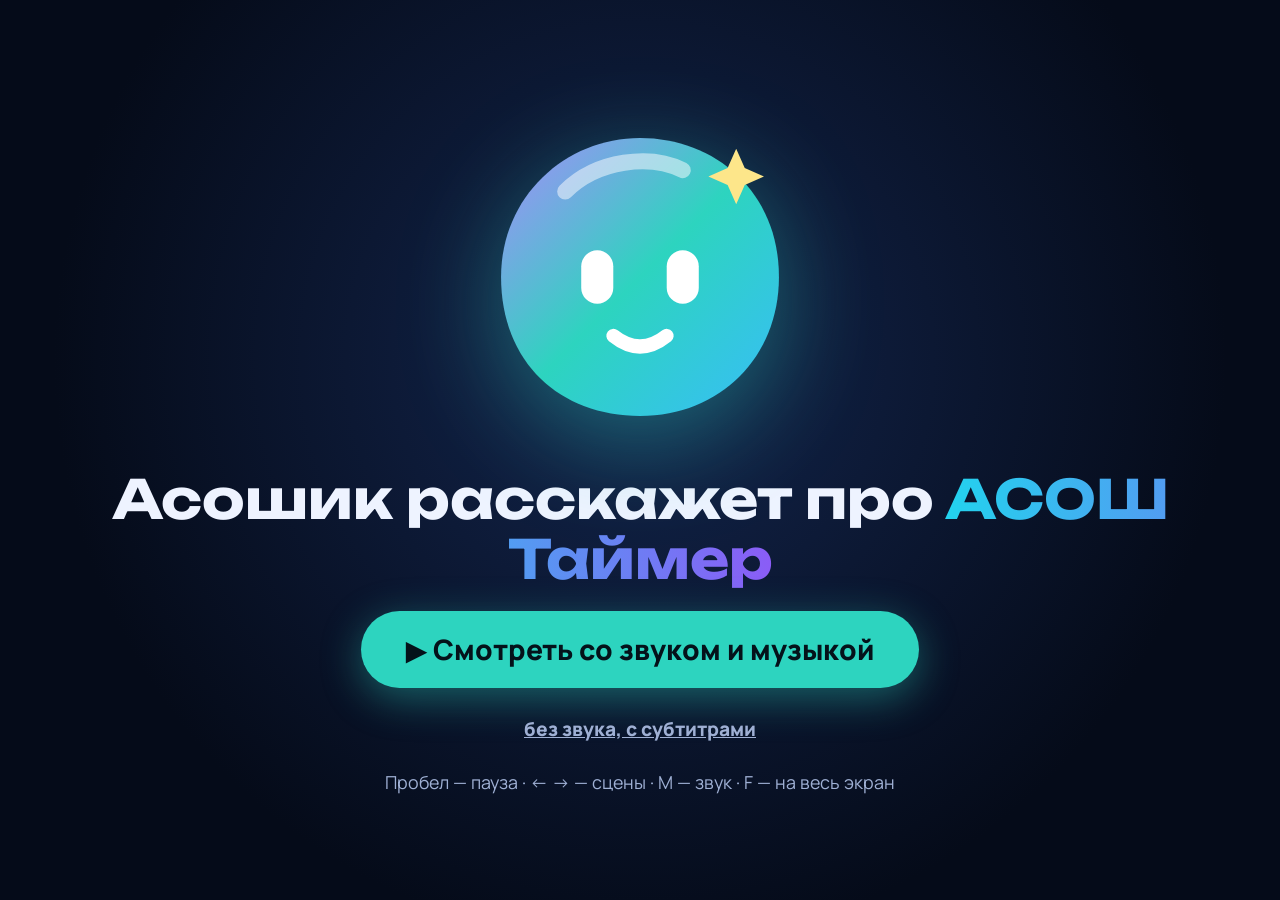
<file: promo.html>
<!doctype html>
<html lang="ru">
<head>
  <meta charset="utf-8" />
  <meta name="viewport" content="width=device-width, initial-scale=1, maximum-scale=1" />
  <title>АСОШ Таймер — промо</title>
  <meta name="description" content="Асошик рассказывает про приложение АСОШ Таймер: ролик для показа на проекторе, например на «Разговоре о важном»." />
  <meta name="robots" content="noindex" />
  <link rel="icon" type="image/svg+xml" href="icon.svg" />
  <link rel="preconnect" href="https://fonts.googleapis.com" />
  <link rel="preconnect" href="https://fonts.gstatic.com" crossorigin />
  <link href="https://fonts.googleapis.com/css2?family=Manrope:wght@500;700;800&family=Unbounded:wght@700;800&display=swap" rel="stylesheet" />
  <style>
    /* Ролик для проектора: сцена 1920×1080 вписывается в любой экран.
       Ведущий — Асошик: говорит голосом (promo/voiceNN.mp3), внизу субтитры.
       Управление: пробел/клик — пауза, ← → — сцены, M — звук, F — на весь экран. */
    :root {
      --bg: #060d1f; --text: #eef3ff; --muted: #9fb0d4;
      --cyan: #22d3ee; --violet: #8b5cf6; --teal: #2dd4bf; --amber: #fbbf24;
      --head: 'Unbounded', system-ui, sans-serif; --body: 'Manrope', system-ui, sans-serif;
    }
    * { box-sizing: border-box; }
    html, body { margin: 0; height: 100%; background: #000; overflow: hidden; }
    body { font-family: var(--body); color: var(--text); user-select: none; }
    #frame { position: fixed; inset: 0; overflow: hidden; }
    #stage {
      width: 1920px; height: 1080px; position: absolute; left: 50%; top: 50%; overflow: hidden;
      transform-origin: center; transform: translate(-50%, -50%);
      background: radial-gradient(circle at 20% 10%, rgba(34, 211, 238, 0.16), transparent 45%),
                  radial-gradient(circle at 85% 90%, rgba(139, 92, 246, 0.2), transparent 45%), var(--bg);
    }
    .bgdot { position: absolute; border-radius: 50%; filter: blur(70px); opacity: 0.32; animation: drift 14s ease-in-out infinite alternate; }
    @keyframes drift { to { transform: translate(120px, -80px) scale(1.2); } }

    h1, h2 { font-family: var(--head); margin: 0; line-height: 1.1; }
    .grad { background: linear-gradient(90deg, var(--cyan), var(--violet)); -webkit-background-clip: text; background-clip: text; color: transparent; }

    /* Сцены занимают верхнюю часть; внизу — Асошик и субтитры */
    .scene { position: absolute; left: 0; right: 0; top: 0; height: 800px; display: flex; align-items: center; justify-content: center; gap: 110px; opacity: 0; pointer-events: none; transition: opacity 0.7s; }
    .scene.on { opacity: 1; }
    .in { opacity: 0; transform: translateY(40px); }
    .scene.on .in { animation: up 0.8s cubic-bezier(.2, .8, .2, 1) forwards; animation-delay: var(--d, 0s); }
    @keyframes up { to { opacity: 1; transform: none; } }
    .pop { opacity: 0; transform: scale(0.6); }
    .scene.on .pop { animation: pop 0.6s cubic-bezier(.3, 1.6, .5, 1) forwards; animation-delay: var(--d, 0s); }
    @keyframes pop { to { opacity: 1; transform: none; } }

    .phone { width: 336px; height: 712px; border-radius: 58px; padding: 14px; background: linear-gradient(135deg, #c4c7cd, #55585e 60%, #b6b9bf); box-shadow: 0 40px 110px rgba(0, 0, 0, 0.6); flex-shrink: 0; position: relative; }
    .phone img { width: 100%; height: 100%; object-fit: cover; object-position: top; border-radius: 45px; display: block; }
    .copy { width: 860px; }
    .copy h2 { font-size: 84px; margin-bottom: 34px; }
    .card { background: rgba(255, 255, 255, 0.06); border: 2px solid rgba(148, 180, 255, 0.18); border-radius: 34px; padding: 28px 40px; margin-top: 22px; }
    .lbl { font-size: 34px; color: var(--muted); font-weight: 700; }
    .big { font-size: 46px; font-weight: 800; }
    .big b, .card b { color: var(--cyan); }

    /* Ведущий: Асошик слева внизу */
    #host { position: absolute; left: 70px; bottom: 50px; width: 230px; height: 230px; transition: transform 0.7s cubic-bezier(.2, .8, .2, 1), opacity 0.5s; }
    #host.hide { opacity: 0; transform: translateY(80px) scale(0.6); }
    .asoshik { width: 100%; height: 100%; overflow: visible; filter: drop-shadow(0 24px 50px rgba(45, 212, 191, 0.4)); }
    .asoshik .body { animation: bob 1.8s ease-in-out infinite alternate; transform-origin: 32px 58px; }
    @keyframes bob { to { transform: translateY(-2.5px) scaleY(1.02); } }
    .asoshik .eyes { transform-origin: 32px 32px; animation: blink 3.6s infinite; }
    @keyframes blink { 0%, 90%, 100% { transform: scaleY(1); } 94% { transform: scaleY(0.1); } }
    .asoshik .spark { transform-origin: 50px 13px; animation: spark 1.6s ease-in-out infinite; }
    @keyframes spark { 50% { transform: scale(1.3) rotate(45deg); } }

    #sub {
      position: absolute; left: 330px; right: 90px; bottom: 70px; min-height: 150px;
      padding: 28px 44px; border-radius: 40px 40px 40px 10px;
      background: rgba(15, 29, 61, 0.88); border: 2px solid rgba(45, 212, 191, 0.4);
      font-size: 42px; font-weight: 700; line-height: 1.35; display: flex; flex-wrap: wrap; align-content: center; column-gap: 0.28em;
      transition: opacity 0.4s;
    }
    #sub .w { opacity: 0.28; transition: opacity 0.15s; }
    #sub .w.said { opacity: 1; }
    #sub.empty { opacity: 0; }

    /* 1 и 9: большой Асошик */
    .hero { width: 470px; height: 470px; }
    .s1 h1 { font-size: 120px; }
    .s1 p { font-size: 50px; color: var(--muted); font-weight: 700; margin: 26px 0 0; }

    /* 2. Вопросы */
    .bubbles { position: relative; width: 1500px; height: 640px; }
    .q { position: absolute; padding: 24px 36px; border-radius: 40px; font-size: 44px; font-weight: 800; background: #1b2a4d; border: 2px solid rgba(148, 180, 255, 0.2); white-space: nowrap; }
    .q.r { background: var(--teal); color: #04121a; }

    /* 3. Логотип */
    .logo { display: flex; flex-direction: column; align-items: center; gap: 30px; text-align: center; }
    .logo img { width: 230px; height: 230px; border-radius: 54px; box-shadow: 0 30px 90px rgba(34, 211, 238, 0.35); }
    .logo h1 { font-size: 140px; }
    .chips { display: flex; gap: 20px; flex-wrap: wrap; justify-content: center; }
    .chip { font-size: 38px; font-weight: 800; padding: 14px 30px; border-radius: 999px; background: rgba(45, 212, 191, 0.14); border: 2px solid rgba(45, 212, 191, 0.45); color: var(--teal); }

    .timer { font-family: var(--head); font-size: 130px; color: var(--cyan); letter-spacing: 4px; }
    .classes { display: grid; grid-template-columns: repeat(6, 1fr); gap: 14px; margin-top: 30px; }
    .classes span { font-family: var(--head); font-size: 36px; text-align: center; padding: 16px 0; border-radius: 22px; background: rgba(255, 255, 255, 0.06); border: 2px solid rgba(148, 180, 255, 0.16); }
    .classes span.me { background: var(--teal); color: #04121a; border-color: var(--teal); }

    .toast { position: absolute; left: -40px; right: -40px; top: 40px; padding: 20px 24px; border-radius: 26px; background: rgba(255, 255, 255, 0.96); color: #0f172a; font-size: 24px; font-weight: 800; box-shadow: 0 20px 50px rgba(0, 0, 0, 0.45); opacity: 0; transform: translateY(-60px); }
    .toast small { display: block; font-size: 20px; color: #475569; font-weight: 700; margin-top: 4px; }
    .scene.on .toast { animation: toast 0.7s cubic-bezier(.2, .8, .2, 1) forwards; animation-delay: var(--d, 0s); }
    @keyframes toast { to { opacity: 1; transform: none; } }

    .themes { display: flex; gap: 36px; align-items: center; }
    .themes .phone:nth-child(2) { transform: translateY(-30px) scale(1.06); }

    .priv { display: grid; grid-template-columns: repeat(3, 440px); gap: 30px; }
    .priv div { padding: 40px; border-radius: 40px; background: rgba(255, 255, 255, 0.06); border: 2px solid rgba(148, 180, 255, 0.16); text-align: center; }
    .priv i { font-style: normal; font-size: 96px; display: block; }
    .priv b { display: block; font-family: var(--head); font-size: 38px; margin-top: 18px; }

    .qr { width: 520px; height: 520px; padding: 30px; background: #fff; border-radius: 46px; box-shadow: 0 30px 100px rgba(34, 211, 238, 0.35); animation: glow 2s ease-in-out infinite alternate; }
    @keyframes glow { to { box-shadow: 0 30px 140px rgba(139, 92, 246, 0.55); } }
    .qr img { width: 100%; height: 100%; display: block; }
    .cta h2 { font-size: 104px; margin-bottom: 30px; }
    .cta ul { list-style: none; padding: 0; margin: 0 0 30px; font-size: 46px; font-weight: 800; }
    .cta li { margin: 12px 0; }
    .url { font-size: 34px; color: var(--muted); font-weight: 700; }

    .qr { position: relative; z-index: 3; }
    .confetti { position: absolute; z-index: 2; top: -40px; width: 18px; height: 28px; border-radius: 4px; opacity: 0.9; animation: fall linear forwards; pointer-events: none; }
    @keyframes fall { to { transform: translate(var(--dx), 1180px) rotate(var(--rot)); } }
    @media (prefers-reduced-motion: reduce) { .confetti { display: none; } }
    #bar { position: absolute; left: 0; bottom: 0; height: 8px; background: linear-gradient(90deg, var(--cyan), var(--violet)); width: 0; }

    /* Экран старта: звук в браузере включается только после нажатия */
    #start { position: fixed; inset: 0; z-index: 5; display: flex; flex-direction: column; align-items: center; justify-content: center; gap: 22px; background: radial-gradient(circle at 50% 40%, #13254d, #050b19 70%); text-align: center; padding: 20px; cursor: pointer; }
    #start h1 { font-size: clamp(24px, 4.2vw, 64px); }
    #start button { font: 800 clamp(18px, 2.2vw, 30px) var(--body); padding: 0.7em 1.6em; border-radius: 999px; border: 0; background: var(--teal); color: #04121a; cursor: pointer; box-shadow: 0 10px 40px rgba(45, 212, 191, 0.4); }
    #start .mute { background: none; color: var(--muted); box-shadow: none; font-size: clamp(14px, 1.5vw, 20px); padding: 0.3em; text-decoration: underline; }
    #start p { margin: 0; color: var(--muted); font-size: clamp(13px, 1.4vw, 18px); }
    #hint { position: fixed; bottom: 12px; right: 16px; font: 600 13px var(--body); color: rgba(255, 255, 255, 0.5); pointer-events: none; opacity: 0; }
    body.paused #hint { opacity: 1; }
    #rotate { display: none; position: fixed; top: 20px; left: 0; right: 0; text-align: center; font: 700 15px var(--body); color: rgba(255, 255, 255, 0.6); pointer-events: none; }
    @media (orientation: portrait) and (max-width: 700px) { #rotate { display: block; } }
    @media (prefers-reduced-motion: reduce) { *, *::before, *::after { animation-duration: 0.01s !important; animation-iteration-count: 1 !important; } }
  </style>
</head>
<body>
  <!-- Шаблон маскота: копируется во все места с классом asoshik-slot -->
  <template id="asoshik-tpl">
    <svg class="asoshik" viewBox="0 0 64 64" aria-hidden="true">
      <defs>
        <linearGradient x1="0" y1="0" x2="1" y2="1">
          <stop offset="0" stop-color="#a78bfa" /><stop offset=".5" stop-color="#2dd4bf" /><stop offset="1" stop-color="#38bdf8" />
        </linearGradient>
      </defs>
      <g class="body">
        <path class="blob" d="M32 6 C46 6 58 16 58 32 C58 47 47 58 32 58 C17 58 6 48 6 32 C6 17 18 6 32 6Z" />
        <path d="M18 16 C24 10 34 9 40 12" stroke="#fff" stroke-opacity=".5" stroke-width="3" fill="none" stroke-linecap="round" />
        <g class="eyes"><rect x="21" y="27" width="6" height="10" rx="3" fill="#fff" /><rect x="37" y="27" width="6" height="10" rx="3" fill="#fff" /></g>
        <path class="smile" d="M27 43 q5 4 10 0" stroke="#fff" stroke-width="2.6" fill="none" stroke-linecap="round" />
        <ellipse class="mouth" cx="32" cy="44.5" rx="4.6" ry="0.6" fill="#0d1b3a" stroke="#fff" stroke-width="1.6" opacity="0" />
        <path class="spark" d="M50 8 l1.6 3.6 3.6 1.6 -3.6 1.6 -1.6 3.6 -1.6 -3.6 -3.6 -1.6 3.6 -1.6Z" fill="#fde68a" />
      </g>
    </svg>
  </template>

  <div id="frame">
  <div id="stage">
    <div class="bgdot" style="width:600px;height:600px;left:-100px;top:-120px;background:#22d3ee"></div>
    <div class="bgdot" style="width:700px;height:700px;right:-200px;bottom:-200px;background:#8b5cf6;animation-delay:-6s"></div>

    <!-- 1. Привет -->
    <section class="scene s1" data-host="hide">
      <div class="hero pop asoshik-slot"></div>
      <div>
        <h1 class="in" style="--d:.4s">Привет!<br />Я <span class="grad">Асошик</span> 👋</h1>
        <p class="in" style="--d:.9s">маскот приложения АСОШ Таймер</p>
      </div>
    </section>

    <!-- 2. Знакомые вопросы -->
    <section class="scene">
      <div class="bubbles">
        <div class="q pop" style="left:80px;top:40px;--d:.6s">Какой следующий урок? 🤔</div>
        <div class="q r pop" style="right:60px;top:170px;--d:1.8s">В каком кабинете химия??</div>
        <div class="q pop" style="left:200px;top:320px;--d:3s">Что задали по русскому?</div>
        <div class="q r pop" style="right:160px;top:460px;--d:4.6s">Опять спрашивать в чате… 😩</div>
      </div>
    </section>

    <!-- 3. Логотип -->
    <section class="scene">
      <div class="logo">
        <img class="pop" src="icon.svg" alt="" />
        <h1 class="in" style="--d:.4s">АСОШ <span class="grad">Таймер</span></h1>
        <div class="chips in" style="--d:1.4s"><span class="chip">📱 Вся школа в телефоне</span><span class="chip">🆓 Бесплатно</span><span class="chip">🚫 Без рекламы</span></div>
      </div>
    </section>

    <!-- 4. Таймер и «Дальше» -->
    <section class="scene">
      <div class="phone pop"><img src="promo/app-main.jpg" alt="" /></div>
      <div class="copy">
        <h2 class="in" style="--d:.3s">Всегда знаешь,<br /><span class="grad">что дальше</span></h2>
        <div class="card in" style="--d:1s"><div class="lbl">До конца урока осталось</div><div class="timer" data-countdown>24:54</div></div>
        <div class="card in" style="--d:4.5s"><div class="lbl">👉 Дальше · 09:40</div><div class="big">Русский язык · <b>каб. 106 · 1 этаж</b></div></div>
      </div>
    </section>

    <!-- 5. Расписание -->
    <section class="scene">
      <div class="phone pop"><img src="promo/app-lessons.jpg" alt="" /></div>
      <div class="copy">
        <h2 class="in" style="--d:.3s">Расписание<br /><span class="grad">всех классов</span></h2>
        <div class="lbl in" style="--d:.8s">с кабинетами — уже внутри</div>
        <div class="classes">
          <span class="pop" style="--d:1.2s">5А</span><span class="pop me" style="--d:1.3s">5Б</span><span class="pop" style="--d:1.4s">5В</span><span class="pop" style="--d:1.5s">6А</span><span class="pop" style="--d:1.6s">6Б</span><span class="pop" style="--d:1.7s">6В</span>
          <span class="pop" style="--d:1.8s">7А</span><span class="pop" style="--d:1.9s">7Б</span><span class="pop" style="--d:2s">8А</span><span class="pop" style="--d:2.1s">8Б</span><span class="pop" style="--d:2.2s">9А</span><span class="pop" style="--d:2.3s">9Б</span>
          <span class="pop" style="--d:2.4s">9В</span><span class="pop" style="--d:2.5s">9Г</span><span class="pop" style="--d:2.6s">10А</span><span class="pop" style="--d:2.7s">10Б</span><span class="pop" style="--d:2.8s">11А</span><span class="pop" style="--d:2.9s">11Б</span>
        </div>
      </div>
    </section>

    <!-- 6. Домашка и замены -->
    <section class="scene">
      <div class="phone pop"><img src="promo/app-homework.jpg" alt="" /></div>
      <div class="copy">
        <h2 class="in" style="--d:.3s">Домашка<br /><span class="grad">и замены</span></h2>
        <div class="card in" style="--d:1.2s"><div class="big">📘 Себе или <b>всему классу</b></div></div>
        <div class="card in" style="--d:4.8s"><div class="lbl">🔄 Замена · завтра</div><div class="big">3-й урок — <b>Физкультура</b></div><div class="lbl" style="margin-top:8px">✅ Узнал весь класс</div></div>
      </div>
    </section>

    <!-- 7. Сокращённые уроки и напоминания -->
    <section class="scene">
      <div class="phone pop">
        <img src="promo/app-main-short.jpg" alt="" />
        <div class="toast" style="--d:4.5s">🔔 Через 5 минут: Русский язык<small>2 урок в 09:30 · каб. 106</small></div>
      </div>
      <div class="copy">
        <h2 class="in" style="--d:.3s">Сокращённые<br /><span class="grad">уроки</span></h2>
        <div class="card in" style="--d:1.3s"><div class="big">⏱ Одна кнопка — <b>таймер перестроится</b></div></div>
        <div class="card in" style="--d:4.5s"><div class="big">🔔 Напоминание <b>за 5 минут</b></div></div>
      </div>
    </section>

    <!-- 8. Кабинеты и чат -->
    <section class="scene">
      <div class="phone pop"><img src="promo/app-map.jpg" alt="" /></div>
      <div class="copy">
        <h2 class="in" style="--d:.3s">Найди<br /><span class="grad">любой кабинет</span></h2>
        <div class="card in" style="--d:1.2s"><div class="big">📍 332 → <b>3 этаж</b> и твои уроки там</div></div>
        <div class="card in" style="--d:4.6s"><div class="big">💬 Чат класса — <b>по коду</b></div></div>
      </div>
    </section>

    <!-- 9. Электронный дневник -->
    <section class="scene" style="gap:60px">
      <div class="phone pop"><img src="promo/app-journal.jpg" alt="" /></div>
      <div class="phone pop" style="--d:3.2s"><img src="promo/app-diary.jpg" alt="" /></div>
      <div style="width:620px">
        <h2 class="in" style="--d:.3s;font-size:78px">Электронный<br /><span class="grad">дневник</span></h2>
        <div class="card in" style="--d:1.4s"><div class="big">👩‍🏫 Учитель ставит <b>в журнал</b></div></div>
        <div class="card in" style="--d:3.4s"><div class="big">📒 Ты видишь <b>сразу</b></div><div class="lbl" style="margin-top:6px">средний балл · пропуски · комментарии</div></div>
      </div>
    </section>

    <!-- 10. Родители и аккаунт -->
    <section class="scene" style="gap:70px">
      <div class="phone pop"><img src="promo/app-parent.jpg" alt="" /></div>
      <div class="copy" style="width:780px">
        <h2 class="in" style="--d:.3s">Родители<br /><span class="grad">в курсе</span></h2>
        <div class="card in" style="--d:1.6s"><div class="lbl">👨‍👩‍👧 Код для родителей</div><div class="big" style="font-family:var(--head);letter-spacing:6px"><b>6CQY-DBDU</b></div></div>
        <div class="card in" style="--d:4.2s"><div class="big">📊 Оценки · 📘 ДЗ · 📅 Уроки</div><div class="lbl in" style="--d:8.6s;margin-top:8px">🔑 вход по логину и паролю — с любого телефона</div></div>
      </div>
    </section>

    <!-- 11. Асошик в приложении -->
    <section class="scene" data-host="hide" style="gap:70px">
      <div class="hero pop asoshik-slot" style="width:400px;height:400px"></div>
      <div class="phone pop" style="--d:.5s"><img src="promo/app-assistant.jpg" alt="" /></div>
      <div style="width:600px">
        <h2 class="in" style="--d:.8s;font-size:80px">А ещё<br />тут живу <span class="grad">я!</span></h2>
        <div class="card in" style="--d:3s"><div class="big">🧠 Подскажу урок и кабинет</div></div>
        <div class="card in" style="--d:7.5s"><div class="big">📝 Решу ДЗ <b>по шагам</b></div></div>
      </div>
    </section>

    <!-- 12. Темы -->
    <section class="scene">
      <div class="copy" style="width:520px"><h2 class="in">Сделай<br /><span class="grad">под себя</span></h2></div>
      <div class="themes">
        <div class="phone pop" style="--d:.4s"><img src="img/theme-space.jpg" alt="" /></div>
        <div class="phone pop" style="--d:.9s"><img src="img/theme-notebook.jpg" alt="" /></div>
        <div class="phone pop" style="--d:1.4s"><img src="img/theme-blossom.jpg" alt="" /></div>
      </div>
    </section>

    <!-- 13. Приватность -->
    <section class="scene" style="flex-direction:column;gap:60px">
      <h2 class="in" style="font-size:90px">Твоё — <span class="grad">только твоё</span></h2>
      <div class="priv">
        <div class="pop" style="--d:.6s"><i>🔒</i><b>Оценки — тебе, учителям и родителям</b></div>
        <div class="pop" style="--d:1.6s"><i>🚫</i><b>Никакой рекламы</b></div>
        <div class="pop" style="--d:2.6s"><i>🆓</i><b>Бесплатно</b></div>
      </div>
    </section>

    <!-- 14. Скачать -->
    <section class="scene cta">
      <div class="qr pop"><img src="img/qr-download.svg" alt="QR-код на сайт приложения" /></div>
      <div>
        <h2 class="in" style="--d:.3s">Наведи камеру<br /><span class="grad">и установи</span></h2>
        <ul>
          <li class="in" style="--d:1s">✅ Android</li>
          <li class="in" style="--d:1.3s">✅ iPhone</li>
          <li class="in" style="--d:1.6s">✅ Компьютер</li>
        </ul>
        <div class="url in" style="--d:2s">kafeevbogdan347-ui.github.io/asosh-timer-site</div>
      </div>
    </section>

    <div id="host" class="asoshik-slot"></div>
    <div id="sub" class="empty"></div>
    <div id="bar"></div>
  </div>
  </div>

  <div id="start">
    <div class="asoshik-slot" style="width:min(38vw,38vh);height:min(38vw,38vh)"></div>
    <h1>Асошик расскажет про <span class="grad">АСОШ Таймер</span></h1>
    <button type="button" id="go">▶ Смотреть со звуком и музыкой</button>
    <button type="button" class="mute" id="go-mute">без звука, с субтитрами</button>
    <p>Пробел — пауза · ← → — сцены · M — звук · F — на весь экран</p>
  </div>
  <div id="hint">Пауза · пробел — продолжить</div>
  <div id="rotate">📱 Поверни телефон — так крупнее</div>

  <script>
    // Реплики Асошика по сценам. dur — длина озвучки в секундах
    const LINES = /*LINES*/[
 {
  "file": "promo/voice01.mp3",
  "dur": 7.13,
  "text": "Привет! Я Асошик, маскот приложения АСОШ Таймер. Сейчас за пару минут расскажу, как оно упростит тебе школьную жизнь!"
 },
 {
  "file": "promo/voice02.mp3",
  "dur": 8.38,
  "text": "Знакомо? Какой следующий урок? В каком кабинете химия? Что задали по русскому? Каждый день одни и те же вопросы в чате класса."
 },
 {
  "file": "promo/voice03.mp3",
  "dur": 6.05,
  "text": "Поэтому появился АСОШ Таймер. Вся школа в одном телефоне. Бесплатно и без рекламы!"
 },
 {
  "file": "promo/voice04.mp3",
  "dur": 8.47,
  "text": "Открываешь приложение и сразу видишь, сколько осталось до звонка. А ниже подсказка, куда идти дальше: какой урок, какой кабинет и даже на каком этаже."
 },
 {
  "file": "promo/voice05.mp3",
  "dur": 6.98,
  "text": "Расписание уже загружено для всех классов, с пятого по одиннадцатый, вместе с кабинетами. Выбрал свой класс, и готово!"
 },
 {
  "file": "promo/voice06.mp3",
  "dur": 8.4,
  "text": "Домашку можно записать себе или отправить всему классу. А если урок заменили или отменили, достаточно одному отметить, и узнают все."
 },
 {
  "file": "promo/voice07.mp3",
  "dur": 7.54,
  "text": "Сокращённые уроки? Включаешь одной кнопкой, и таймер сам перестроится. А за пять минут до урока придёт напоминание."
 },
 {
  "file": "promo/voice08.mp3",
  "dur": 9.48,
  "text": "Не можешь найти кабинет? Напиши номер, и я покажу этаж и твои уроки там. А ещё есть чат класса, вход по коду от классного руководителя."
 },
 {
  "file": "promo/voice13.mp3",
  "dur": 10.01,
  "text": "А теперь главное обновление — электронный дневник! Учитель ставит оценки в журнал, и ты сразу видишь их у себя: по предметам, со средним баллом и комментариями."
 },
 {
  "file": "promo/voice14.mp3",
  "dur": 12.43,
  "text": "Родители тоже в курсе. У каждого ученика есть код для родителей: мама или папа вводят его и видят оценки, домашку и расписание. А заходить можно по логину и паролю с любого телефона."
 },
 {
  "file": "promo/voice09.mp3",
  "dur": 12.07,
  "text": "А теперь — самое интересное! Я живу прямо в приложении. Спроси, где следующий урок, или пришли задачу из домашки. Я решу её и объясню по шагам, чтобы ты всё понял и смог ответить у доски!"
 },
 {
  "file": "promo/voice10.mp3",
  "dur": 4.73,
  "text": "Оформление под себя: космос, тетрадь, сакура и ещё десятки тем."
 },
 {
  "file": "promo/voice11.mp3",
  "dur": 7.75,
  "text": "Твои заметки хранятся только на телефоне, а оценки видят только ты, учителя и твои родители. И никакой рекламы!"
 },
 {
  "file": "promo/voice12.mp3",
  "dur": 8.83,
  "text": "Наведи камеру на этот QR-код и установи АСОШ Таймер. На Андроид, Айфон или компьютер. До встречи в приложении! Пока!"
 }
];

    const stage = document.getElementById('stage');
    const frame = document.getElementById('frame');
    const scenes = [...document.querySelectorAll('.scene')];
    const host = document.getElementById('host');
    const sub = document.getElementById('sub');
    const bar = document.getElementById('bar');

    // Маскот во все слоты, у каждого свой градиент
    const tpl = document.getElementById('asoshik-tpl');
    document.querySelectorAll('.asoshik-slot').forEach((slot, i) => {
      const svg = tpl.content.firstElementChild.cloneNode(true);
      svg.querySelector('linearGradient').id = 'ag' + i;
      svg.querySelector('.blob').setAttribute('fill', `url(#ag${i})`);
      slot.appendChild(svg);
    });
    const mouths = [...document.querySelectorAll('.mouth')];
    const smiles = [...document.querySelectorAll('.smile')];

    const fit = () => {
      stage.style.transform = `translate(-50%, -50%) scale(${Math.min(frame.clientWidth / 1920, frame.clientHeight / 1080)})`;
    };
    addEventListener('resize', fit);
    addEventListener('orientationchange', () => setTimeout(fit, 300));
    window.visualViewport?.addEventListener('resize', fit);
    fit();

    // Звук; громкость голоса двигает рот Асошика
    const audio = new Audio();
    audio.preload = 'auto';
    let analyser = null, buf = null, withSound = true, muted = false;
    let actx = null, master = null, musicGain = null;
    // Фоновая музыка (promo/music.m4a, трек 2:43 из Suno) играет целиком, длиннее ролика;
    // пока Асошик говорит, она тише. Всё идёт через один общий регулятор громкости
    // Трек громче прежнего примерно в 1,5 раза, поэтому громкость снижена в той же пропорции
    const MUSIC_LOUD = 0.23, MUSIC_UNDER_VOICE = 0.07, LOOP_END = Infinity;
    const initAudio = () => {
      try {
        actx = new (window.AudioContext || window.webkitAudioContext)();
        master = actx.createGain();
        master.connect(actx.destination);
        const src = actx.createMediaElementSource(audio);
        analyser = actx.createAnalyser();
        analyser.fftSize = 1024;
        buf = new Uint8Array(analyser.fftSize);
        src.connect(analyser);
        analyser.connect(master);
        musicGain = actx.createGain();
        musicGain.gain.value = 0;
        musicGain.connect(master);
        fetch('promo/music.m4a')
          .then((r) => r.arrayBuffer())
          .then((data) => new Promise((ok, fail) => actx.decodeAudioData(data, ok, fail)))
          .then((buffer) => {
            const m = actx.createBufferSource();
            m.buffer = buffer;
            m.loop = true;
            m.loopEnd = Math.min(LOOP_END, buffer.duration);
            m.connect(musicGain);
            m.start();
            musicGain.gain.setTargetAtTime(musicTarget >= 0 ? musicTarget : MUSIC_LOUD, actx.currentTime, 1.2);
          })
          .catch(() => {});
        actx.resume();
      } catch (e) { analyser = null; }
    };
    let musicTarget = -1;
    const setMusic = (v) => {
      if (!musicGain || v === musicTarget) return;
      musicTarget = v;
      musicGain.gain.setTargetAtTime(v, actx.currentTime, 0.25);
    };
    // Конфетти на последней сцене с QR-кодом
    const confetti = () => {
      const colors = ['#2dd4bf', '#22d3ee', '#a78bfa', '#fbbf24', '#f472b6', '#ffffff'];
      for (let k = 0; k < 90; k++) {
        const c = document.createElement('div');
        c.className = 'confetti';
        c.style.left = Math.random() * 1920 + 'px';
        c.style.background = colors[k % colors.length];
        c.style.setProperty('--dx', (Math.random() * 400 - 200) + 'px');
        c.style.setProperty('--rot', (Math.random() * 1080 - 540) + 'deg');
        c.style.animationDuration = 2.6 + Math.random() * 2.4 + 's';
        c.style.animationDelay = Math.random() * 1.2 + 's';
        stage.appendChild(c);
        setTimeout(() => c.remove(), 6500);
      }
    };
    // Мягкий «вжух» при смене сцены: шум через фильтр с убегающей частотой
    const whoosh = () => {
      if (!actx || muted) return;
      const len = 0.55, n = Math.floor(actx.sampleRate * len);
      const b = actx.createBuffer(1, n, actx.sampleRate), d = b.getChannelData(0);
      for (let k = 0; k < n; k++) d[k] = (Math.random() * 2 - 1) * Math.sin((Math.PI * k) / n);
      const src = actx.createBufferSource(); src.buffer = b;
      const f = actx.createBiquadFilter(); f.type = 'bandpass'; f.Q.value = 1.2;
      f.frequency.setValueAtTime(400, actx.currentTime);
      f.frequency.exponentialRampToValueAtTime(3500, actx.currentTime + len);
      const g = actx.createGain(); g.gain.value = 0.09;
      src.connect(f); f.connect(g); g.connect(master); src.start();
    };
    // Заранее подгружаем озвучку, чтобы не было пауз
    LINES.forEach((l) => { const a = new Audio(); a.preload = 'auto'; a.src = l.file; });

    const PRE = 0.5; // секунд до начала реплики
    const PAD = 1.3; // секунд после реплики
    const sceneLen = (i) => (LINES[i]?.dur || 6) + PRE + PAD;
    const total = scenes.reduce((s, _, i) => s + sceneLen(i), 0);

    let idx = 0, elapsed = 0, voiceStarted = false, paused = false, started = false, lastNow = performance.now();

    const setSub = (text) => {
      sub.innerHTML = text ? text.split(' ').map((w) => `<span class="w">${w}</span>`).join('') : '';
      sub.classList.toggle('empty', !text);
    };

    const show = (i) => {
      idx = (i + scenes.length) % scenes.length;
      elapsed = 0; voiceStarted = false;
      scenes.forEach((s, j) => {
        s.classList.remove('on');
        if (j === idx) { void s.offsetWidth; s.classList.add('on'); }
      });
      host.classList.toggle('hide', scenes[idx].dataset.host === 'hide');
      audio.pause();
      whoosh();
      if (idx === scenes.length - 1) confetti();
      setSub(LINES[idx]?.text || '');
    };

    const tick = (now) => {
      const dt = Math.min(0.1, (now - lastNow) / 1000); lastNow = now;
      if (started && !paused) {
        elapsed += dt;
        const line = LINES[idx];
        if (!voiceStarted && elapsed >= PRE) {
          voiceStarted = true;
          if (withSound && line) { audio.src = line.file; audio.muted = muted; audio.play().catch(() => {}); }
        }
        // Сколько реплики уже сказано: по звуку, а без звука — по времени
        const t = withSound && voiceStarted && audio.currentTime > 0 ? audio.currentTime : Math.max(0, elapsed - PRE);
        const progress = line ? Math.min(1, t / line.dur) : 1;
        const words = sub.querySelectorAll('.w');
        const said = Math.ceil(progress * words.length);
        words.forEach((w, k) => w.classList.toggle('said', k < said));

        let level = 0;
        const talking = voiceStarted && progress < 1;
        if (talking && analyser && withSound && !audio.paused) {
          analyser.getByteTimeDomainData(buf);
          let sum = 0;
          for (let k = 0; k < buf.length; k++) { const v = (buf[k] - 128) / 128; sum += v * v; }
          level = Math.min(1, Math.sqrt(sum / buf.length) * 5);
        } else if (talking) {
          level = 0.25 + 0.45 * Math.abs(Math.sin(now / 85)) * (0.6 + 0.4 * Math.sin(now / 330));
        }
        if (withSound) setMusic(talking ? MUSIC_UNDER_VOICE : MUSIC_LOUD);
        const open = level > 0.07;
        mouths.forEach((m) => { m.setAttribute('ry', (0.8 + level * 4).toFixed(2)); m.setAttribute('opacity', open ? 1 : 0); });
        smiles.forEach((s) => s.setAttribute('opacity', open ? 0 : 1));

        const cd = scenes[idx].querySelector('[data-countdown]');
        if (cd) { const s = Math.max(0, 24 * 60 + 54 - Math.floor(elapsed)); cd.textContent = `${String(Math.floor(s / 60)).padStart(2, '0')}:${String(s % 60).padStart(2, '0')}`; }

        // Сцена закончилась: прошло её время и голос договорил
        const voiceDone = !withSound || !line || audio.ended || audio.error;
        if (elapsed >= sceneLen(idx) && voiceDone) show(idx + 1);

        let before = 0; for (let k = 0; k < idx; k++) before += sceneLen(k);
        bar.style.width = `${Math.min(100, ((before + elapsed) / total) * 100)}%`;
      }
      requestAnimationFrame(tick);
    };

    const start = (sound) => {
      if (started) return;
      withSound = sound;
      if (sound) initAudio();
      document.getElementById('start').remove();
      started = true;
      show(0);
    };
    document.getElementById('go').addEventListener('click', (e) => { e.stopPropagation(); start(true); });
    document.getElementById('go-mute').addEventListener('click', (e) => { e.stopPropagation(); start(false); });
    document.getElementById('start').addEventListener('click', () => start(true));

    const togglePause = () => {
      if (!started) return;
      paused = !paused;
      document.body.classList.toggle('paused', paused);
      document.querySelectorAll('#stage *').forEach((el) => (el.style.animationPlayState = paused ? 'paused' : ''));
      if (withSound && voiceStarted) { if (paused) audio.pause(); else if (!audio.ended) audio.play().catch(() => {}); }
      if (actx) paused ? actx.suspend() : actx.resume();
    };
    const fullscreen = () => (document.fullscreenElement ? document.exitFullscreen() : document.documentElement.requestFullscreen?.());

    addEventListener('keydown', (e) => {
      const k = e.key.toLowerCase();
      if (!started) { if (k === ' ' || k === 'enter') { e.preventDefault(); start(true); } return; }
      if (k === ' ') { e.preventDefault(); togglePause(); }
      else if (k === 'arrowright') show(idx + 1);
      else if (k === 'arrowleft') show(idx - 1);
      else if (k === 'f' || k === 'а') fullscreen();
      else if (k === 'm' || k === 'ь') { muted = !muted; if (master) master.gain.value = muted ? 0 : 1; }
    });
    frame.addEventListener('click', togglePause);
    frame.addEventListener('dblclick', fullscreen);

    requestAnimationFrame(tick);
  </script>
</body>
</html>
</file>
<file: style.css>
:root {
  --bg: #060d1f;
  --bg-alt: #081229;
  --surface: #0f1d3d;
  --surface-2: #142650;
  --line: rgba(148, 180, 255, 0.14);
  --line-strong: rgba(148, 180, 255, 0.24);
  --text: #eef3ff;
  --muted: #9fb0d4;
  --cyan: #22d3ee;
  --blue: #3b82f6;
  --violet: #8b5cf6;
  --amber: #fbbf24;
  --radius: 20px;
  --wrap: 1160px;
  --font-head: 'Unbounded', system-ui, sans-serif;
  --font-body: 'Manrope', system-ui, -apple-system, 'Segoe UI', sans-serif;
  --titanium: linear-gradient(135deg, #c4c7cd 0%, #6a6d73 18%, #a9acb2 42%, #55585e 70%, #b6b9bf 100%);
  --side: #8a8d93;
}

* { box-sizing: border-box; }

html { scroll-behavior: smooth; scroll-padding-top: 76px; }

body {
  margin: 0;
  background: var(--bg);
  color: var(--text);
  font-family: var(--font-body);
  font-size: 17px;
  line-height: 1.6;
  -webkit-font-smoothing: antialiased;
  overflow-x: hidden;
}

a { color: inherit; }

h1, h2, h3 { font-family: var(--font-head); line-height: 1.15; margin: 0; }

.wrap { max-width: var(--wrap); margin: 0 auto; padding: 0 20px; position: relative; }

/* Мягкое свечение на фоне всей страницы */
.bg-glow {
  position: fixed;
  inset: 0;
  z-index: -1;
  pointer-events: none;
  background:
    radial-gradient(700px 500px at 90% -10%, rgba(34, 211, 238, 0.12), transparent 70%),
    radial-gradient(600px 500px at -10% 30%, rgba(139, 92, 246, 0.1), transparent 70%);
}

/* Buttons */
.btn {
  display: inline-flex;
  align-items: center;
  justify-content: center;
  gap: 8px;
  padding: 14px 24px;
  border-radius: 14px;
  border: 1px solid transparent;
  background: linear-gradient(135deg, var(--cyan), var(--blue));
  color: #04101f;
  font-weight: 800;
  font-size: 16px;
  text-decoration: none;
  transition: transform .15s ease, box-shadow .15s ease, opacity .15s ease, background .15s ease;
  box-shadow: 0 8px 24px rgba(34, 211, 238, 0.25);
}
.btn:hover { transform: translateY(-1px); box-shadow: 0 12px 32px rgba(34, 211, 238, 0.4); }
.btn:focus-visible, a:focus-visible, summary:focus-visible { outline: 2px solid var(--amber); outline-offset: 3px; }
.btn-ghost {
  background: rgba(255, 255, 255, 0.03);
  color: var(--text);
  border-color: var(--line-strong);
  box-shadow: none;
}
.btn-ghost:hover { background: rgba(255, 255, 255, 0.08); box-shadow: none; }
.btn-small { padding: 9px 16px; font-size: 14px; border-radius: 11px; }
.btn-block { width: 100%; margin-top: auto; }
.btn.is-soon {
  background: var(--surface-2);
  color: var(--muted);
  border-color: var(--line);
  box-shadow: none;
  cursor: default;
  pointer-events: none;
}

/* Nav */
.nav {
  position: sticky;
  top: 0;
  z-index: 10;
  background: rgba(6, 13, 31, 0.78);
  backdrop-filter: blur(14px) saturate(140%);
  -webkit-backdrop-filter: blur(14px) saturate(140%);
  border-bottom: 1px solid var(--line);
}
.nav-inner { display: flex; align-items: center; gap: 24px; height: 64px; }
.brand {
  display: flex;
  align-items: center;
  gap: 10px;
  font-family: var(--font-head);
  font-weight: 700;
  font-size: 16px;
  text-decoration: none;
}
.nav-links { display: flex; gap: 26px; margin-left: auto; }
.nav-links a { color: var(--muted); text-decoration: none; font-weight: 700; font-size: 15px; transition: color .15s ease; }
.nav-links a:hover { color: var(--text); }

/* Hero */
.hero { position: relative; padding: 76px 0 56px; }
.hero-inner {
  display: grid;
  grid-template-columns: 1.15fr 0.85fr;
  gap: 56px;
  align-items: center;
}
.eyebrow {
  display: inline-flex;
  align-items: center;
  gap: 8px;
  margin: 0 0 20px;
  padding: 6px 14px;
  border-radius: 999px;
  background: rgba(251, 191, 36, 0.1);
  border: 1px solid rgba(251, 191, 36, 0.3);
  color: var(--amber);
  font-size: 14px;
  font-weight: 800;
}
.eyebrow .dot {
  width: 8px;
  height: 8px;
  border-radius: 50%;
  background: var(--amber);
  box-shadow: 0 0 0 0 rgba(251, 191, 36, 0.6);
  animation: pulse 2s infinite;
}
@keyframes pulse {
  70% { box-shadow: 0 0 0 8px rgba(251, 191, 36, 0); }
  100% { box-shadow: 0 0 0 0 rgba(251, 191, 36, 0); }
}
h1 { font-size: clamp(38px, 5.8vw, 66px); font-weight: 800; letter-spacing: -0.025em; }
.accent {
  background: linear-gradient(120deg, var(--cyan), var(--blue) 55%, var(--violet));
  -webkit-background-clip: text;
  background-clip: text;
  color: transparent;
}
.lead { margin: 22px 0 32px; color: var(--muted); font-size: 19px; max-width: 34em; }
.hero-cta { display: flex; flex-wrap: wrap; gap: 12px; }
.hero-points {
  display: flex;
  flex-wrap: wrap;
  gap: 8px 22px;
  margin: 28px 0 0;
  padding: 0;
  list-style: none;
  color: var(--muted);
  font-size: 15px;
  font-weight: 600;
}
.hero-points li::before { content: '✓'; color: var(--cyan); font-weight: 800; margin-right: 8px; }

/* Цифры под первым экраном */
.stats {
  list-style: none;
  margin: 64px 0 0;
  padding: 0;
  display: grid;
  grid-template-columns: repeat(4, 1fr);
  border: 1px solid var(--line);
  border-radius: var(--radius);
  background: rgba(15, 29, 61, 0.55);
  backdrop-filter: blur(8px);
  overflow: hidden;
}
.stats li { padding: 22px 24px; display: grid; gap: 2px; }
.stats li + li { border-left: 1px solid var(--line); }
.stats b {
  font-family: var(--font-head);
  font-size: clamp(26px, 3vw, 34px);
  font-weight: 800;
  background: linear-gradient(135deg, var(--text), var(--cyan));
  -webkit-background-clip: text;
  background-clip: text;
  color: transparent;
}
.stats span { color: var(--muted); font-size: 14px; font-weight: 600; }

/* Phone mockup */
.phone {
  position: relative;
  justify-self: center;
  width: 300px;
  padding: 3px;
  border-radius: 52px;
  background: var(--titanium);
  box-shadow: inset 0 0 0 1px rgba(255, 255, 255, 0.35), 0 40px 90px rgba(0, 0, 0, 0.5), 0 0 80px rgba(34, 211, 238, 0.12);
}
.phone::before, .iphone::before {
  content: '';
  position: absolute;
  left: -2px;
  top: 17%;
  width: 3px;
  height: 25%;
  border-radius: 2px 0 0 2px;
  /* Кнопка действия и две кнопки громкости */
  background: linear-gradient(to bottom, var(--side) 0 12%, transparent 12% 26%, var(--side) 26% 58%, transparent 58% 66%, var(--side) 66% 100%);
}
.phone::after, .iphone::after {
  content: '';
  position: absolute;
  right: -2px;
  top: 27%;
  width: 3px;
  height: 13%;
  border-radius: 0 2px 2px 0;
  background: var(--side);
}
.phone-notch {
  position: absolute;
  top: 22px;
  left: 50%;
  transform: translateX(-50%);
  width: 96px;
  height: 28px;
  border-radius: 999px;
  background: #000;
  z-index: 2;
}
.screen {
  border: 9px solid #050507;
  border-radius: 49px;
  background: var(--bg);
  padding: 58px 16px 22px;
  min-height: 560px;
}
.screen-top {
  display: flex;
  justify-content: space-between;
  align-items: center;
  font-size: 13px;
  font-weight: 700;
  color: var(--muted);
  margin-bottom: 14px;
}
.screen-class { color: var(--amber); }
.timer-card {
  padding: 18px;
  border-radius: 18px;
  background: linear-gradient(150deg, rgba(34, 211, 238, 0.18), rgba(59, 130, 246, 0.12));
  border: 1px solid rgba(34, 211, 238, 0.3);
}
.timer-label { margin: 0; font-size: 13px; font-weight: 700; color: var(--cyan); text-transform: uppercase; letter-spacing: .06em; }
.timer-value {
  margin: 4px 0 12px;
  font-family: var(--font-head);
  font-size: 44px;
  font-weight: 700;
  font-variant-numeric: tabular-nums;
}
.timer-bar { height: 6px; border-radius: 999px; background: rgba(255, 255, 255, 0.1); overflow: hidden; }
.timer-fill {
  height: 100%;
  width: 0;
  border-radius: inherit;
  background: linear-gradient(90deg, var(--cyan), var(--amber));
  transition: width .6s ease;
}
.timer-value.timer-word { font-size: 30px; }
.timer-sub { margin: 10px 0 0; font-size: 13px; color: var(--muted); }
.lessons { list-style: none; margin: 14px 0 0; padding: 0; display: grid; gap: 6px; }
.lessons li {
  display: flex;
  justify-content: space-between;
  gap: 10px;
  padding: 9px 12px;
  border-radius: 12px;
  background: var(--surface);
  font-size: 13px;
  color: var(--muted);
}
.lessons li b { color: var(--text); font-weight: 600; }
.lessons li.now { background: var(--surface-2); outline: 1px solid rgba(251, 191, 36, 0.45); }
.lessons li.now b { color: var(--amber); }
.lessons li.done { opacity: .45; }

.demo { margin: 0; justify-self: center; display: grid; justify-items: center; gap: 14px; }
.demo figcaption { max-width: 300px; text-align: center; color: var(--muted); font-size: 13px; }

/* Sections */
.section { padding: 96px 0; position: relative; }
.section-alt { background: rgba(8, 18, 41, 0.7); border-top: 1px solid var(--line); border-bottom: 1px solid var(--line); }
.section-head { margin-bottom: 40px; }
.kicker {
  margin: 0 0 10px;
  color: var(--cyan);
  font-size: 13px;
  font-weight: 800;
  letter-spacing: .12em;
  text-transform: uppercase;
}
.kicker-amber { color: var(--amber); }
h2 { font-size: clamp(28px, 3.8vw, 44px); font-weight: 700; letter-spacing: -0.015em; }
.section-lead { color: var(--muted); font-size: 18px; margin: 14px 0 0; max-width: 40em; }

/* Скриншоты приложения */
.shots {
  display: grid;
  grid-template-columns: repeat(5, 1fr);
  gap: 18px;
}
.shots figure { margin: 0; text-align: center; }
.shots { scrollbar-width: thin; scrollbar-color: var(--surface-2) transparent; }
/* Рамка iPhone вокруг скриншота: титан, чёрная рамка экрана, Dynamic Island, строка состояния */
.iphone {
  position: relative;
  container-type: inline-size;
  padding: 3px;
  border-radius: 16% / 7.4%;
  background: var(--titanium);
  box-shadow: inset 0 0 0 1px rgba(255, 255, 255, 0.35), 0 24px 50px rgba(0, 0, 0, 0.45);
  transition: transform .25s ease, box-shadow .25s ease;
}
.iphone img {
  display: block;
  width: 100%;
  height: auto;
  border: 2.6cqw solid #050507;
  border-radius: 15cqw;
  background: #000;
}
.island {
  position: absolute;
  top: calc(3px + 2.6cqw + 2.8cqw);
  left: 50%;
  transform: translateX(-50%);
  width: 31cqw;
  height: 9.2cqw;
  border-radius: 999px;
  background: #000;
}
.island::after {
  content: '';
  position: absolute;
  right: 9%;
  top: 50%;
  width: 3.2cqw;
  height: 3.2cqw;
  transform: translateY(-50%);
  border-radius: 50%;
  background: radial-gradient(circle at 40% 40%, #2a3a66 0 25%, #0b1020 60%);
}
.sb {
  position: absolute;
  top: calc(3px + 2.6cqw + 4.6cqw);
  left: calc(3px + 2.6cqw);
  right: calc(3px + 2.6cqw);
  display: flex;
  justify-content: space-between;
  align-items: center;
  padding: 0 7.5cqw 0 10cqw;
  color: #fff;
  /* Как в iOS: на Apple-устройствах настоящий SF Pro, на остальных — похожий Inter */
  font-family: -apple-system, BlinkMacSystemFont, 'SF Pro Text', 'Inter', system-ui, sans-serif;
  font-size: 4.3cqw;
  font-weight: 600;
  letter-spacing: -0.02em;
  line-height: 1;
  pointer-events: none;
}
.sb svg { height: 3.3cqw; width: auto; display: block; }
.sb-icons { display: flex; align-items: center; gap: 1.6cqw; }
.home-bar {
  position: absolute;
  left: 50%;
  bottom: calc(3px + 2.6cqw + 2cqw);
  transform: translateX(-50%);
  width: 35cqw;
  height: 1.3cqw;
  border-radius: 999px;
  background: rgba(255, 255, 255, 0.85);
}
.iphone.is-light .sb { color: #111; }
.iphone.is-light .home-bar { background: rgba(0, 0, 0, 0.75); }
.shots figure:hover .iphone { transform: translateY(-6px); box-shadow: inset 0 0 0 1px rgba(255, 255, 255, 0.35), 0 30px 60px rgba(0, 0, 0, 0.5), 0 0 40px rgba(34, 211, 238, 0.15); }
.shots figcaption { margin-top: 12px; color: var(--muted); font-size: 14px; font-weight: 700; }

/* Возможности */
.group-title {
  font-family: var(--font-body);
  font-size: 15px;
  font-weight: 800;
  letter-spacing: .04em;
  color: var(--muted);
  margin: 36px 0 14px;
}
.group-title:first-of-type { margin-top: 0; }
.features { display: grid; grid-template-columns: repeat(auto-fill, minmax(250px, 1fr)); gap: 14px; }
.feature {
  padding: 22px;
  border-radius: var(--radius);
  background: linear-gradient(180deg, rgba(20, 38, 80, 0.7), rgba(15, 29, 61, 0.7));
  border: 1px solid var(--line);
  transition: border-color .2s ease, transform .2s ease;
}
.feature:hover { border-color: rgba(34, 211, 238, 0.4); transform: translateY(-2px); }
.feature-icon {
  width: 46px;
  height: 46px;
  display: grid;
  place-items: center;
  border-radius: 14px;
  background: linear-gradient(135deg, rgba(34, 211, 238, 0.18), rgba(139, 92, 246, 0.18));
  border: 1px solid var(--line);
  font-size: 22px;
  margin-bottom: 14px;
}
.feature h3 { font-size: 16px; font-weight: 600; margin-bottom: 8px; }
.feature p { margin: 0; color: var(--muted); font-size: 15px; }

/* Темы */
.themes-section { overflow-x: clip; }
.themes-inner { display: grid; grid-template-columns: minmax(0, 1fr) minmax(0, 1.25fr); gap: 40px; align-items: center; }
.theme-phones { position: relative; display: flex; justify-content: center; align-items: center; min-height: 520px; }
.tp { margin: 0; width: clamp(150px, 17vw, 220px); text-align: center; transition: transform .3s ease; }
.tp .iphone { box-shadow: inset 0 0 0 1px rgba(255, 255, 255, 0.35), 0 30px 60px rgba(0, 0, 0, 0.5); }
.tp figcaption { margin-top: 10px; color: var(--muted); font-size: 14px; font-weight: 700; }
.tp-left { transform: rotate(-7deg) translate(40px, 24px); z-index: 1; }
.tp-mid { z-index: 2; transform: translateY(-10px); }
.tp-right { transform: rotate(7deg) translate(-40px, 24px); z-index: 1; }
.theme-phones:hover .tp-left { transform: rotate(-9deg) translate(20px, 24px); }
.theme-phones:hover .tp-right { transform: rotate(9deg) translate(-20px, 24px); }

/* Учителям */
.teacher-grid { display: grid; grid-template-columns: repeat(4, 1fr); gap: 14px; margin-top: 36px; }
.tcard {
  padding: 22px;
  border-radius: var(--radius);
  background: linear-gradient(180deg, rgba(251, 191, 36, 0.08), rgba(251, 191, 36, 0.02));
  border: 1px solid rgba(251, 191, 36, 0.25);
}
.tcard span { font-size: 26px; display: block; margin-bottom: 10px; }
.tcard h3 { font-size: 16px; font-weight: 600; margin-bottom: 6px; color: var(--amber); }
.tcard p { margin: 0; color: var(--muted); font-size: 15px; }

/* Для кого */
.audience { display: grid; grid-template-columns: repeat(3, 1fr); gap: 16px; }
.aud {
  padding: 26px;
  border-radius: var(--radius);
  border: 1px solid var(--line);
  background: rgba(15, 29, 61, 0.45);
}
.aud-icon { font-size: 30px; display: block; margin-bottom: 12px; }
.aud h3 { font-size: 20px; color: var(--text); margin-bottom: 10px; }
.aud p { margin: 0; color: var(--muted); }

/* Install */
.install { display: grid; grid-template-columns: repeat(3, 1fr); gap: 16px; }
.platform {
  display: flex;
  flex-direction: column;
  padding: 26px;
  border-radius: var(--radius);
  background: var(--surface);
  border: 1px solid var(--line);
}
.platform-main {
  border-color: rgba(34, 211, 238, 0.45);
  background: linear-gradient(180deg, rgba(34, 211, 238, 0.1), var(--surface) 60%);
  box-shadow: 0 0 50px rgba(34, 211, 238, 0.08);
}
.platform-head { display: flex; align-items: center; gap: 12px; margin-bottom: 18px; }
.platform-icon {
  width: 44px;
  height: 44px;
  display: grid;
  place-items: center;
  border-radius: 12px;
  background: rgba(34, 211, 238, 0.12);
  color: var(--cyan);
}
.platform h3 { font-size: 20px; }
.platform ol { margin: 0 0 24px; padding-left: 20px; color: var(--muted); font-size: 15px; display: grid; gap: 8px; }
.platform ol b { color: var(--text); font-weight: 700; }
.dl-meta { margin: 10px 0 0; color: var(--muted); font-size: 13px; text-align: center; }

.qr-row {
  display: flex;
  align-items: center;
  gap: 24px;
  margin-top: 20px;
  padding: 20px 24px;
  border-radius: var(--radius);
  border: 1px solid var(--line);
  background: rgba(15, 29, 61, 0.5);
}
.qr-card { flex: none; padding: 12px; border-radius: 16px; background: #fff; line-height: 0; }
.qr-card img { width: 124px; height: 124px; }
.qr-text h3 { font-size: 18px; margin-bottom: 6px; }
.qr-text p { margin: 0; color: var(--muted); font-size: 15px; max-width: 34em; }

.steps { display: grid; grid-template-columns: repeat(3, 1fr); gap: 16px; margin-top: 20px; }
.step {
  display: flex;
  align-items: center;
  gap: 14px;
  padding: 16px 20px;
  border-radius: 16px;
  border: 1px dashed var(--line-strong);
  color: var(--muted);
  font-weight: 700;
  font-size: 15px;
}
.step span {
  flex: none;
  width: 32px;
  height: 32px;
  display: grid;
  place-items: center;
  border-radius: 50%;
  background: var(--amber);
  color: #1a1203;
  font-family: var(--font-head);
  font-size: 14px;
}

/* FAQ */
.faq { max-width: 800px; }
details { border-bottom: 1px solid var(--line); padding: 18px 0; }
summary {
  cursor: pointer;
  list-style: none;
  display: flex;
  justify-content: space-between;
  align-items: center;
  gap: 16px;
  font-weight: 800;
  font-size: 18px;
}
summary::-webkit-details-marker { display: none; }
summary::after { content: '+'; color: var(--cyan); font-size: 26px; font-weight: 400; line-height: 1; transition: transform .2s ease; }
details[open] summary::after { transform: rotate(45deg); }
details p { margin: 12px 0 0; color: var(--muted); }
details a { color: var(--cyan); }

/* Финальный призыв */
.cta-band { padding: 24px 0 96px; }
.cta-inner {
  padding: 56px 40px;
  border-radius: 32px;
  text-align: center;
  background:
    radial-gradient(500px 260px at 15% 0%, rgba(34, 211, 238, 0.25), transparent 70%),
    radial-gradient(500px 260px at 85% 100%, rgba(139, 92, 246, 0.25), transparent 70%),
    var(--surface);
  border: 1px solid var(--line-strong);
}
.cta-inner h2 { max-width: 20em; margin: 0 auto 28px; font-size: clamp(24px, 3vw, 36px); }
.cta-inner .hero-cta { justify-content: center; }

/* Footer */
.footer { padding: 36px 0 44px; border-top: 1px solid var(--line); }
.footer-inner { display: flex; justify-content: space-between; align-items: flex-start; gap: 24px; flex-wrap: wrap; }
.footer-brand { display: grid; gap: 10px; max-width: 34em; }
.footer p { margin: 0; color: var(--muted); font-size: 14px; }
.footer-links { display: flex; flex-wrap: wrap; gap: 10px 22px; }
.footer-links a, .footer-link { color: var(--muted); font-size: 14px; font-weight: 600; text-decoration: none; }
.footer-links a:hover, .footer-link:hover { color: var(--text); }

/* Появление при прокрутке */
/* Только когда работает JS: без него блоки видны сразу */
.js .reveal { opacity: 0; transform: translateY(18px); transition: opacity .6s ease, transform .6s ease; }
.js .reveal.is-visible { opacity: 1; transform: none; }

/* Политика конфиденциальности */
.policy { max-width: 760px; }
.policy h1 { font-size: clamp(22px, 5.8vw, 40px); margin-bottom: 8px; hyphens: auto; }
.policy h2 { font-size: 21px; margin: 36px 0 10px; }
.policy p, .policy li { color: var(--muted); }
.policy ul { padding-left: 22px; display: grid; gap: 6px; }
.policy b { color: var(--text); }
.policy a { overflow-wrap: anywhere; }
.policy .updated { font-size: 14px; margin-top: 0; }

/* Responsive */
@media (max-width: 1060px) {
  .shots {
    display: flex;
    overflow-x: auto;
    scroll-snap-type: x mandatory;
    padding: 4px 4px 16px;
    margin: 0 -4px;
  }
  .shots figure { flex: 0 0 220px; scroll-snap-align: start; }
  .teacher-grid { grid-template-columns: repeat(2, 1fr); }
}
@media (max-width: 980px) {
  .install { grid-template-columns: 1fr; }
  .themes-inner { grid-template-columns: 1fr; gap: 24px; }
}
@media (max-width: 860px) {
  .hero { padding: 48px 0 40px; }
  .hero-inner { grid-template-columns: 1fr; gap: 48px; }
  .stats { grid-template-columns: repeat(2, 1fr); margin-top: 48px; }
  .stats li:nth-child(3) { border-left: 0; }
  .stats li:nth-child(n + 3) { border-top: 1px solid var(--line); }
  .audience, .steps { grid-template-columns: 1fr; }
  .section { padding: 68px 0; }
  .qr-row { display: none; }
}
@media (max-width: 640px) {
  body { font-size: 16px; }
  .wrap { padding: 0 16px; }
  .nav-links { display: none; }
  .nav-inner .btn-small { margin-left: auto; }
  .lead { font-size: 17px; }
  .hero-cta .btn { flex: 1 1 100%; }
  .phone { width: 280px; }
  .timer-value.timer-word { font-size: 26px; }
  .stats li { padding: 16px; }
  .teacher-grid { grid-template-columns: 1fr; }
  .theme-phones { min-height: 0; }
  /* Три телефона внахлёст, чтобы влезли в ширину экрана */
  .tp { width: 36vw; }
  .tp figcaption { font-size: 12px; }
  .tp-left { transform: rotate(-6deg) translateY(12px); margin-right: -9vw; }
  .tp-right { transform: rotate(6deg) translateY(12px); margin-left: -9vw; }
  .theme-phones:hover .tp-left { transform: rotate(-6deg) translateY(12px); }
  .theme-phones:hover .tp-right { transform: rotate(6deg) translateY(12px); }
  .cta-inner { padding: 40px 20px; border-radius: 24px; }
}
@media (prefers-reduced-motion: reduce) {
  html { scroll-behavior: auto; }
  * { transition: none !important; animation: none !important; }
  .js .reveal { opacity: 1; transform: none; }
}

/* Кнопки скачивания для компьютера */
.desktop-dl { display: grid; gap: 8px; }
</file>
